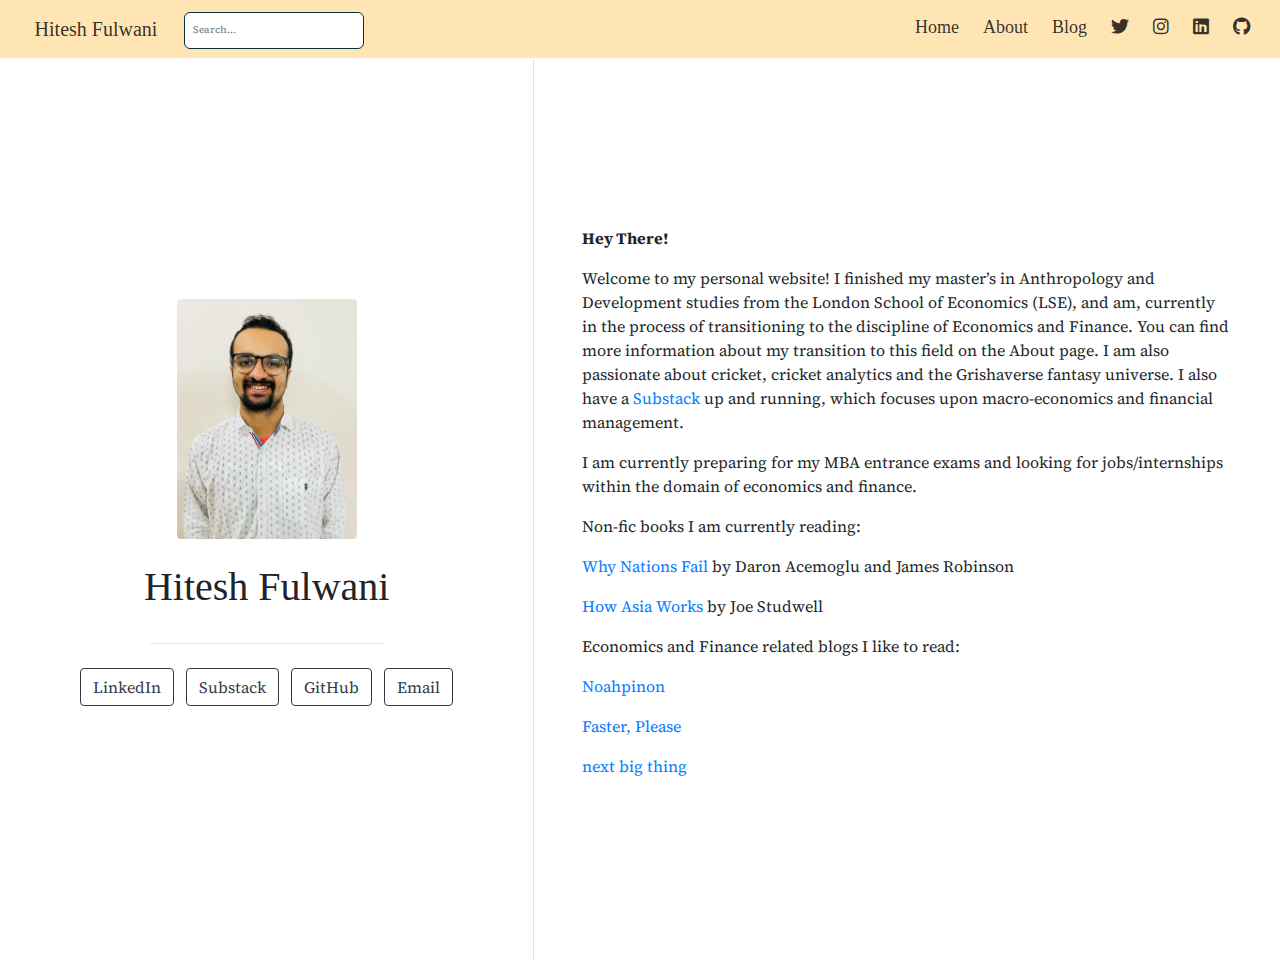
<file: docs/index.html>
<!doctype html>
<html lang="en">
  <head>
    <!-- Required meta tags -->
    <meta charset="utf-8">
    <meta name="viewport" content="width=device-width, initial-scale=1, shrink-to-fit=no">

    <!-- Bootstrap CSS -->
    <link rel="stylesheet" href="https://stackpath.bootstrapcdn.com/bootstrap/4.5.0/css/bootstrap.min.css">

    <link href="https://fonts.googleapis.com/css2?family=Roboto+Slab&display=swap" rel="stylesheet">
    <style type="text/css">body {font-family: 'Roboto Slab', serif;}</style>

    <title>Hitesh Fulwani</title>

    
          <!--radix_placeholder_navigation_in_header-->
          <meta name="distill:offset" content=""/>

          <script type="application/javascript">

            window.headroom_prevent_pin = false;

            window.document.addEventListener("DOMContentLoaded", function (event) {

              // initialize headroom for banner
              var header = $('header').get(0);
              var headerHeight = header.offsetHeight;
              var headroom = new Headroom(header, {
                tolerance: 5,
                onPin : function() {
                  if (window.headroom_prevent_pin) {
                    window.headroom_prevent_pin = false;
                    headroom.unpin();
                  }
                }
              });
              headroom.init();
              if(window.location.hash)
                headroom.unpin();
              $(header).addClass('headroom--transition');

              // offset scroll location for banner on hash change
              // (see: https://github.com/WickyNilliams/headroom.js/issues/38)
              window.addEventListener("hashchange", function(event) {
                window.scrollTo(0, window.pageYOffset - (headerHeight + 25));
              });

              // responsive menu
              $('.distill-site-header').each(function(i, val) {
                var topnav = $(this);
                var toggle = topnav.find('.nav-toggle');
                toggle.on('click', function() {
                  topnav.toggleClass('responsive');
                });
              });

              // nav dropdowns
              $('.nav-dropbtn').click(function(e) {
                $(this).next('.nav-dropdown-content').toggleClass('nav-dropdown-active');
                $(this).parent().siblings('.nav-dropdown')
                   .children('.nav-dropdown-content').removeClass('nav-dropdown-active');
              });
              $("body").click(function(e){
                $('.nav-dropdown-content').removeClass('nav-dropdown-active');
              });
              $(".nav-dropdown").click(function(e){
                e.stopPropagation();
              });
            });
          </script>

          <style type="text/css">

          /* Theme (user-documented overrideables for nav appearance) */

          .distill-site-nav {
            color: rgba(255, 255, 255, 0.8);
            background-color: #0F2E3D;
            font-size: 15px;
            font-weight: 300;
          }

          .distill-site-nav a {
            color: inherit;
            text-decoration: none;
          }

          .distill-site-nav a:hover {
            color: white;
          }

          @media print {
            .distill-site-nav {
              display: none;
            }
          }

          .distill-site-header {

          }

          .distill-site-footer {

          }


          /* Site Header */

          .distill-site-header {
            width: 100%;
            box-sizing: border-box;
            z-index: 3;
          }

          .distill-site-header .nav-left {
            display: inline-block;
            margin-left: 8px;
          }

          @media screen and (max-width: 768px) {
            .distill-site-header .nav-left {
              margin-left: 0;
            }
          }


          .distill-site-header .nav-right {
            float: right;
            margin-right: 8px;
          }

          .distill-site-header a,
          .distill-site-header .title {
            display: inline-block;
            text-align: center;
            padding: 14px 10px 14px 10px;
          }

          .distill-site-header .title {
            font-size: 18px;
            min-width: 150px;
          }

          .distill-site-header .logo {
            padding: 0;
          }

          .distill-site-header .logo img {
            display: none;
            max-height: 20px;
            width: auto;
            margin-bottom: -4px;
          }

          .distill-site-header .nav-image img {
            max-height: 18px;
            width: auto;
            display: inline-block;
            margin-bottom: -3px;
          }



          @media screen and (min-width: 1000px) {
            .distill-site-header .logo img {
              display: inline-block;
            }
            .distill-site-header .nav-left {
              margin-left: 20px;
            }
            .distill-site-header .nav-right {
              margin-right: 20px;
            }
            .distill-site-header .title {
              padding-left: 12px;
            }
          }


          .distill-site-header .nav-toggle {
            display: none;
          }

          .nav-dropdown {
            display: inline-block;
            position: relative;
          }

          .nav-dropdown .nav-dropbtn {
            border: none;
            outline: none;
            color: rgba(255, 255, 255, 0.8);
            padding: 16px 10px;
            background-color: transparent;
            font-family: inherit;
            font-size: inherit;
            font-weight: inherit;
            margin: 0;
            margin-top: 1px;
            z-index: 2;
          }

          .nav-dropdown-content {
            display: none;
            position: absolute;
            background-color: white;
            min-width: 200px;
            border: 1px solid rgba(0,0,0,0.15);
            border-radius: 4px;
            box-shadow: 0px 8px 16px 0px rgba(0,0,0,0.1);
            z-index: 1;
            margin-top: 2px;
            white-space: nowrap;
            padding-top: 4px;
            padding-bottom: 4px;
          }

          .nav-dropdown-content hr {
            margin-top: 4px;
            margin-bottom: 4px;
            border: none;
            border-bottom: 1px solid rgba(0, 0, 0, 0.1);
          }

          .nav-dropdown-active {
            display: block;
          }

          .nav-dropdown-content a, .nav-dropdown-content .nav-dropdown-header {
            color: black;
            padding: 6px 24px;
            text-decoration: none;
            display: block;
            text-align: left;
          }

          .nav-dropdown-content .nav-dropdown-header {
            display: block;
            padding: 5px 24px;
            padding-bottom: 0;
            text-transform: uppercase;
            font-size: 14px;
            color: #999999;
            white-space: nowrap;
          }

          .nav-dropdown:hover .nav-dropbtn {
            color: white;
          }

          .nav-dropdown-content a:hover {
            background-color: #ddd;
            color: black;
          }

          .nav-right .nav-dropdown-content {
            margin-left: -45%;
            right: 0;
          }

          @media screen and (max-width: 768px) {
            .distill-site-header a, .distill-site-header .nav-dropdown  {display: none;}
            .distill-site-header a.nav-toggle {
              float: right;
              display: block;
            }
            .distill-site-header .title {
              margin-left: 0;
            }
            .distill-site-header .nav-right {
              margin-right: 0;
            }
            .distill-site-header {
              overflow: hidden;
            }
            .nav-right .nav-dropdown-content {
              margin-left: 0;
            }
          }


          @media screen and (max-width: 768px) {
            .distill-site-header.responsive {position: relative; min-height: 500px; }
            .distill-site-header.responsive a.nav-toggle {
              position: absolute;
              right: 0;
              top: 0;
            }
            .distill-site-header.responsive a,
            .distill-site-header.responsive .nav-dropdown {
              display: block;
              text-align: left;
            }
            .distill-site-header.responsive .nav-left,
            .distill-site-header.responsive .nav-right {
              width: 100%;
            }
            .distill-site-header.responsive .nav-dropdown {float: none;}
            .distill-site-header.responsive .nav-dropdown-content {position: relative;}
            .distill-site-header.responsive .nav-dropdown .nav-dropbtn {
              display: block;
              width: 100%;
              text-align: left;
            }
          }

          /* Site Footer */

          .distill-site-footer {
            width: 100%;
            overflow: hidden;
            box-sizing: border-box;
            z-index: 3;
            margin-top: 30px;
            padding-top: 30px;
            padding-bottom: 30px;
            text-align: center;
          }

          /* Headroom */

          d-title {
            padding-top: 6rem;
          }

          @media print {
            d-title {
              padding-top: 4rem;
            }
          }

          .headroom {
            z-index: 1000;
            position: fixed;
            top: 0;
            left: 0;
            right: 0;
          }

          .headroom--transition {
            transition: all .4s ease-in-out;
          }

          .headroom--unpinned {
            top: -100px;
          }

          .headroom--pinned {
            top: 0;
          }

          /* adjust viewport for navbar height */
          /* helps vertically center bootstrap (non-distill) content */
          .min-vh-100 {
            min-height: calc(100vh - 100px) !important;
          }

          </style>

          <script src="site_libs/jquery-1.11.3/jquery.min.js"></script>
          <link href="site_libs/font-awesome-5.1.0/css/all.css" rel="stylesheet"/>
          <link href="site_libs/font-awesome-5.1.0/css/v4-shims.css" rel="stylesheet"/>
          <script src="site_libs/headroom-0.9.4/headroom.min.js"></script>
          <script src="site_libs/autocomplete-0.37.1/autocomplete.min.js"></script>
          <script src="site_libs/fuse-6.4.1/fuse.min.js"></script>

          <script type="application/javascript">

          function getMeta(metaName) {
            var metas = document.getElementsByTagName('meta');
            for (let i = 0; i < metas.length; i++) {
              if (metas[i].getAttribute('name') === metaName) {
                return metas[i].getAttribute('content');
              }
            }
            return '';
          }

          function offsetURL(url) {
            var offset = getMeta('distill:offset');
            return offset ? offset + '/' + url : url;
          }

          function createFuseIndex() {

            // create fuse index
            var options = {
              keys: [
                { name: 'title', weight: 20 },
                { name: 'categories', weight: 15 },
                { name: 'description', weight: 10 },
                { name: 'contents', weight: 5 },
              ],
              ignoreLocation: true,
              threshold: 0
            };
            var fuse = new window.Fuse([], options);

            // fetch the main search.json
            return fetch(offsetURL('search.json'))
              .then(function(response) {
                if (response.status == 200) {
                  return response.json().then(function(json) {
                    // index main articles
                    json.articles.forEach(function(article) {
                      fuse.add(article);
                    });
                    // download collections and index their articles
                    return Promise.all(json.collections.map(function(collection) {
                      return fetch(offsetURL(collection)).then(function(response) {
                        if (response.status === 200) {
                          return response.json().then(function(articles) {
                            articles.forEach(function(article) {
                              fuse.add(article);
                            });
                          })
                        } else {
                          return Promise.reject(
                            new Error('Unexpected status from search index request: ' +
                                      response.status)
                          );
                        }
                      });
                    })).then(function() {
                      return fuse;
                    });
                  });

                } else {
                  return Promise.reject(
                    new Error('Unexpected status from search index request: ' +
                                response.status)
                  );
                }
              });
          }

          window.document.addEventListener("DOMContentLoaded", function (event) {

            // get search element (bail if we don't have one)
            var searchEl = window.document.getElementById('distill-search');
            if (!searchEl)
              return;

            createFuseIndex()
              .then(function(fuse) {

                // make search box visible
                searchEl.classList.remove('hidden');

                // initialize autocomplete
                var options = {
                  autoselect: true,
                  hint: false,
                  minLength: 2,
                };
                window.autocomplete(searchEl, options, [{
                  source: function(query, callback) {
                    const searchOptions = {
                      isCaseSensitive: false,
                      shouldSort: true,
                      minMatchCharLength: 2,
                      limit: 10,
                    };
                    var results = fuse.search(query, searchOptions);
                    callback(results
                      .map(function(result) { return result.item; })
                    );
                  },
                  templates: {
                    suggestion: function(suggestion) {
                      var img = suggestion.preview && Object.keys(suggestion.preview).length > 0
                        ? `<img src="${offsetURL(suggestion.preview)}"</img>`
                        : '';
                      var html = `
                        <div class="search-item">
                          <h3>${suggestion.title}</h3>
                          <div class="search-item-description">
                            ${suggestion.description || ''}
                          </div>
                          <div class="search-item-preview">
                            ${img}
                          </div>
                        </div>
                      `;
                      return html;
                    }
                  }
                }]).on('autocomplete:selected', function(event, suggestion) {
                  window.location.href = offsetURL(suggestion.path);
                });
                // remove inline display style on autocompleter (we want to
                // manage responsive display via css)
                $('.algolia-autocomplete').css("display", "");
              })
              .catch(function(error) {
                console.log(error);
              });

          });

          </script>

          <style type="text/css">

          .nav-search {
            font-size: x-small;
          }

          /* Algolioa Autocomplete */

          .algolia-autocomplete {
            display: inline-block;
            margin-left: 10px;
            vertical-align: sub;
            background-color: white;
            color: black;
            padding: 6px;
            padding-top: 8px;
            padding-bottom: 0;
            border-radius: 6px;
            border: 1px #0F2E3D solid;
            width: 180px;
          }


          @media screen and (max-width: 768px) {
            .distill-site-nav .algolia-autocomplete {
              display: none;
              visibility: hidden;
            }
            .distill-site-nav.responsive .algolia-autocomplete {
              display: inline-block;
              visibility: visible;
            }
            .distill-site-nav.responsive .algolia-autocomplete .aa-dropdown-menu {
              margin-left: 0;
              width: 400px;
              max-height: 400px;
            }
          }

          .algolia-autocomplete .aa-input, .algolia-autocomplete .aa-hint {
            width: 90%;
            outline: none;
            border: none;
          }

          .algolia-autocomplete .aa-hint {
            color: #999;
          }
          .algolia-autocomplete .aa-dropdown-menu {
            width: 550px;
            max-height: 70vh;
            overflow-x: visible;
            overflow-y: scroll;
            padding: 5px;
            margin-top: 3px;
            margin-left: -150px;
            background-color: #fff;
            border-radius: 5px;
            border: 1px solid #999;
            border-top: none;
          }

          .algolia-autocomplete .aa-dropdown-menu .aa-suggestion {
            cursor: pointer;
            padding: 5px 4px;
            border-bottom: 1px solid #eee;
          }

          .algolia-autocomplete .aa-dropdown-menu .aa-suggestion:last-of-type {
            border-bottom: none;
            margin-bottom: 2px;
          }

          .algolia-autocomplete .aa-dropdown-menu .aa-suggestion .search-item {
            overflow: hidden;
            font-size: 0.8em;
            line-height: 1.4em;
          }

          .algolia-autocomplete .aa-dropdown-menu .aa-suggestion .search-item h3 {
            font-size: 1rem;
            margin-block-start: 0;
            margin-block-end: 5px;
          }

          .algolia-autocomplete .aa-dropdown-menu .aa-suggestion .search-item-description {
            display: inline-block;
            overflow: hidden;
            height: 2.8em;
            width: 80%;
            margin-right: 4%;
          }

          .algolia-autocomplete .aa-dropdown-menu .aa-suggestion .search-item-preview {
            display: inline-block;
            width: 15%;
          }

          .algolia-autocomplete .aa-dropdown-menu .aa-suggestion .search-item-preview img {
            height: 3em;
            width: auto;
            display: none;
          }

          .algolia-autocomplete .aa-dropdown-menu .aa-suggestion .search-item-preview img[src] {
            display: initial;
          }

          .algolia-autocomplete .aa-dropdown-menu .aa-suggestion.aa-cursor {
            background-color: #eee;
          }
          .algolia-autocomplete .aa-dropdown-menu .aa-suggestion em {
            font-weight: bold;
            font-style: normal;
          }

          </style>


          <!--/radix_placeholder_navigation_in_header-->
          <!--radix_placeholder_site_in_header-->
          <script type="text/javascript" cookie-consent="tracking" async src="https://www.googletagmanager.com/gtag/js?id=G-RFBGCQ4ZJC"></script>
          <script type="text/javascript" cookie-consent="tracking">
          window.dataLayer = window.dataLayer || [];
          function gtag(){dataLayer.push(arguments);}
          gtag('js', new Date());
          gtag('config', 'G-RFBGCQ4ZJC');
          </script>
          <!--/radix_placeholder_site_in_header-->
          
          <style type="text/css">
          body {
            padding-top: 60px;
          }
          </style>
          <style type="text/css">
          /* base variables */

          /* Edit the CSS properties in this file to create a custom
             Distill theme. Only edit values in the right column
             for each row; values shown are the CSS defaults.
             To return any property to the default,
             you may set its value to: unset
             All rows must end with a semi-colon.                      */

          /* Optional: embed custom fonts here with `@import`          */
          /* This must remain at the top of this file.                 */



          html {
            /*-- Main font sizes --*/
            --title-size:      50px;
            --body-size:       1.06rem;
            --code-size:       14px;
            --aside-size:      12px;
            --fig-cap-size:    13px;
            /*-- Main font colors --*/
            --title-color:     #000000;
            --header-color:    rgba(0, 0, 0, 0.8);
            --body-color:      rgba(0, 0, 0, 0.8);
            --aside-color:     rgba(0, 0, 0, 0.6);
            --fig-cap-color:   rgba(0, 0, 0, 0.6);
            /*-- Specify custom fonts ~~~ must be imported above   --*/
            --heading-font:    sans-serif;
            --mono-font:       monospace;
            --body-font:       sans-serif;
            --navbar-font:     sans-serif;  /* websites + blogs only */
          }

          /*-- ARTICLE METADATA --*/
          d-byline {
            --heading-size:    0.6rem;
            --heading-color:   rgba(0, 0, 0, 0.5);
            --body-size:       0.8rem;
            --body-color:      rgba(0, 0, 0, 0.8);
          }

          /*-- ARTICLE TABLE OF CONTENTS --*/
          .d-contents {
            --heading-size:    18px;
            --contents-size:   13px;
          }

          /*-- ARTICLE APPENDIX --*/
          d-appendix {
            --heading-size:    15px;
            --heading-color:   rgba(0, 0, 0, 0.65);
            --text-size:       0.8em;
            --text-color:      rgba(0, 0, 0, 0.5);
          }

          /*-- WEBSITE HEADER + FOOTER --*/
          /* These properties only apply to Distill sites and blogs  */

          .distill-site-header {
            --title-size:       18px;
            --text-color:       rgba(255, 255, 255, 0.8);
            --text-size:        15px;
            --hover-color:      white;
            --bkgd-color:       #0F2E3D;
          }

          .distill-site-footer {
            --text-color:       rgba(255, 255, 255, 0.8);
            --text-size:        15px;
            --hover-color:      white;
            --bkgd-color:       #0F2E3D;
          }

          /*-- Additional custom styles --*/
          /* Add any additional CSS rules below                      */
          </style>
          <style type="text/css">
          /* base variables */

          /* Edit the CSS properties in this file to create a custom
             Distill theme. Only edit values in the right column
             for each row; values shown are the CSS defaults.
             To return any property to the default,
             you may set its value to: unset
             All rows must end with a semi-colon.                      */

          /* Optional: embed custom fonts here with `@import`          */
          /* This must remain at the top of this file.                 */

          @import url ('https://fonts.googleapis.com/css2?family=Newsreader:wght@200&display=swap');
          @import url('https://fonts.googleapis.com/css2?family=Crimson+Text');
          @import url('https://fonts.googleapis.com/css2?family=DM+Mono');
          @import url('https://fonts.googleapis.com/css2?family=Source+Serif+Pro&display=swap');


          html {
            /*-- Main font sizes --*/
            --title-size:      50px;
            --body-size:       1.06rem;
            --code-size:       14px;
            --aside-size:      13px;
            --fig-cap-size:    13px;
            /*-- Main font colors --*/
            --title-color:     #000000;
            --header-color:    rgba(0, 0, 0, 0.8);
            --body-color:      rgba(0, 0, 0, 0.8);
            --aside-color:     rgba(0, 0, 0, 0.6);
            --fig-cap-color:   rgba(0, 0, 0, 0.6);
            /*-- Specify custom fonts ~~~ must be imported above   --*/
             /*-- Specify custom fonts ~~~ must be imported above   --*/
            --heading-font:    "Newsreader", serif;
            --mono-font:       "Crimson Text", monospace;
            --body-font:       "Source Serif Pro", serif;
            --navbar-font:     "Newsreader", serif; /* websites + blogs only */
          }

          /*-- ARTICLE METADATA --*/
          d-byline {
            --heading-size:    0.4rem;
            --heading-color:   rgba(0, 0, 0, 0.5);
            --body-size:       1.0rem;
            --body-color:      rgba(0, 0, 0, 0.8);
          }

          /*-- ARTICLE TABLE OF CONTENTS --*/
          .d-contents {
            --heading-size:    18px;
            --contents-size:   13px;
          }

          /*-- ARTICLE APPENDIX --*/
          d-appendix {
            --heading-size:    15px;
            --heading-color:   rgba(0, 0, 0, 0.65);
            --text-size:       0.8em;
            --text-color:      rgba(0, 0, 0, 0.5);
          }

          /*-- WEBSITE HEADER + FOOTER --*/
          /* These properties only apply to Distill sites and blogs  */

          .distill-site-header {
            --title-size:       20px;
            --text-color:       rgb(0 0 0 / 80%);
            --text-size:        18px;
            --hover-color:      #383838;
            --bkgd-color:       #FFE5B4;
          }

          .distill-site-footer {
            --text-color:       rgba(255, 255, 255, 0.8);
            --text-size:        15px;
            --hover-color:      white;
            --bkgd-color:       #FFE5B4;
          }




          /*-- Additional custom styles --*/
          /* Add any additional CSS rules below                      */


          .pull-left {
            float: left;
            width: 47%;
          }

          .pull-right {
            float: right;
            width: 47%;
          }

          .card {
              color: #474747;
              background-color: #FFE5B4;
              box-shadow: 0 4px 8px 0 rgba(0,0,0,0.2);
              transition: 0.3s;
              border-radius: 10px; 
              margin: 16px 16px;
              text-decoration: none;
              display: flex;
          }







          .card-img {
            padding-top: 10px;
            padding-right: 10px;
            padding-bottom: 5px;
            border-radius: 30px;
          }



          .card-footer {
            background-color: #000;
            color: white;
            text-align: right;
            padding-right: 2px;
          }




          @media screen and (max-width: 992px) {
            .card {
              color: #474747;
              background-color: #FFE5B4;
              box-shadow: 0 4px 8px 0 rgba(0,0,0,0.2);
              transition: 0.3s;
              border-radius: 10px; 
              margin: 16px 16px;
              text-decoration: none;
              display: block;
              width: 300px;
            }
            
          }



          .posts-list .post-preview img {
            height:50%;
            display:inline-block;
            
          }

          </style>
          <style type="text/css">
          /* base style */

          /* FONT FAMILIES */

          :root {
            --heading-default: -apple-system, BlinkMacSystemFont, "Segoe UI", Roboto, Oxygen, Ubuntu, Cantarell, "Fira Sans", "Droid Sans", "Helvetica Neue", Arial, sans-serif;
            --mono-default: Consolas, Monaco, 'Andale Mono', 'Ubuntu Mono', monospace;
            --body-default: -apple-system, BlinkMacSystemFont, "Segoe UI", Roboto, Oxygen, Ubuntu, Cantarell, "Fira Sans", "Droid Sans", "Helvetica Neue", Arial, sans-serif;
          }

          body,
          .posts-list .post-preview p,
          .posts-list .description p {
            font-family: var(--body-font), var(--body-default);
          }

          h1, h2, h3, h4, h5, h6,
          .posts-list .post-preview h2,
          .posts-list .description h2 {
            font-family: var(--heading-font), var(--heading-default);
          }

          d-article div.sourceCode code,
          d-article pre code {
            font-family: var(--mono-font), var(--mono-default);
          }


          /*-- TITLE --*/
          d-title h1,
          .posts-list > h1 {
            color: var(--title-color, black);
          }

          d-title h1 {
            font-size: var(--title-size, 50px);
          }

          /*-- HEADERS --*/
          d-article h1,
          d-article h2,
          d-article h3,
          d-article h4,
          d-article h5,
          d-article h6 {
            color: var(--header-color, rgba(0, 0, 0, 0.8));
          }

          /*-- BODY --*/
          d-article > p,  /* only text inside of <p> tags */
          d-article > ul, /* lists */
          d-article > ol {
            color: var(--body-color, rgba(0, 0, 0, 0.8));
            font-size: var(--body-size, 1.06rem);
          }


          /*-- CODE --*/
          d-article div.sourceCode code,
          d-article pre code {
            font-size: var(--code-size, 14px);
          }

          /*-- ASIDE --*/
          d-article aside {
            font-size: var(--aside-size, 12px);
            color: var(--aside-color, rgba(0, 0, 0, 0.6));
          }

          /*-- FIGURE CAPTIONS --*/
          figure .caption,
          figure figcaption,
          .figure .caption {
            font-size: var(--fig-cap-size, 13px);
            color: var(--fig-cap-color, rgba(0, 0, 0, 0.6));
          }

          /*-- METADATA --*/
          d-byline h3 {
            font-size: var(--heading-size, 0.6rem);
            color: var(--heading-color, rgba(0, 0, 0, 0.5));
          }

          d-byline {
            font-size: var(--body-size, 0.8rem);
            color: var(--body-color, rgba(0, 0, 0, 0.8));
          }

          d-byline a,
          d-article d-byline a {
            color: var(--body-color, rgba(0, 0, 0, 0.8));
          }

          /*-- TABLE OF CONTENTS --*/
          .d-contents nav h3 {
            font-size: var(--heading-size, 18px);
          }

          .d-contents nav a {
            font-size: var(--contents-size, 13px);
          }

          /*-- APPENDIX --*/
          d-appendix h3 {
            font-size: var(--heading-size, 15px);
            color: var(--heading-color, rgba(0, 0, 0, 0.65));
          }

          d-appendix {
            font-size: var(--text-size, 0.8em);
            color: var(--text-color, rgba(0, 0, 0, 0.5));
          }

          d-appendix d-footnote-list a.footnote-backlink {
            color: var(--text-color, rgba(0, 0, 0, 0.5));
          }

          /*-- WEBSITE HEADER + FOOTER --*/
          .distill-site-header .title {
            font-size: var(--title-size, 18px);
            font-family: var(--navbar-font), var(--heading-default);
          }

          .distill-site-header a,
          .nav-dropdown .nav-dropbtn {
            font-family: var(--navbar-font), var(--heading-default);
          }

          .nav-dropdown .nav-dropbtn {
            color: var(--text-color, rgba(255, 255, 255, 0.8));
            font-size: var(--text-size, 15px);
          }

          .distill-site-header a:hover,
          .nav-dropdown:hover .nav-dropbtn {
            color: var(--hover-color, white);
          }

          .distill-site-header {
            font-size: var(--text-size, 15px);
            color: var(--text-color, rgba(255, 255, 255, 0.8));
            background-color: var(--bkgd-color, #0F2E3D);
          }

          .distill-site-footer {
            font-size: var(--text-size, 15px);
            color: var(--text-color, rgba(255, 255, 255, 0.8));
            background-color: var(--bkgd-color, #0F2E3D);
          }

          .distill-site-footer a:hover {
            color: var(--hover-color, white);
          }</style>
          <script src="C:\Users\HITESH~1\DOCUME~1\R\WIN-LI~1\4.0\RMARKD~1\rmd\h\pandoc\HEADER~1.JS"></script>
    
    
  </head>
  <body>

          <!--radix_placeholder_navigation_before_body-->
          <header class="header header--fixed" role="banner">
          <nav class="distill-site-nav distill-site-header">
          <div class="nav-left">
          <a href="index.html" class="title">Hitesh Fulwani</a>
          <input id="distill-search" class="nav-search hidden" type="text" placeholder="Search..."/>
          </div>
          <div class="nav-right">
          <a href="index.html">Home</a>
          <a href="about.html">About</a>
          <a href="blog.html">Blog</a>
          <a href="https://twitter.com/hiteshf8">
          <i class="fab fa-twitter" aria-hidden="true"></i>
          </a>
          <a href="https://www.instagram.com/hitesh_fulwani08/">
          <i class="fab fa-instagram" aria-hidden="true"></i>
          </a>
          <a href="https://www.linkedin.com/in/hitesh-fulwani-ba5a4119a/">
          <i class="fab fa-linkedin" aria-hidden="true"></i>
          </a>
          <a href="https://github.com/Hitesh-Fulwani">
          <i class="fab fa-github" aria-hidden="true"></i>
          </a>
          <a href="javascript:void(0);" class="nav-toggle">&#9776;</a>
          </div>
          </nav>
          </header>
          <!--/radix_placeholder_navigation_before_body-->
          <!--radix_placeholder_site_before_body-->
          <!--/radix_placeholder_site_before_body-->
    
    <div class="container-fluid d-none d-lg-block d-xl-block">
      <div class="d-flex row flex-row vh-100">
        <div class="d-flex flex-column col-5 align-items-center text-center align-self-center">
          <div class="mx-auto text-center">
            <div class="p-3">
              <img src=images/my_image.jpg style="height:15rem" class="rounded">
            </div>
            <div class="p-2">
              <h1>Hitesh Fulwani</h1>
            </div>
            <hr style="width:60%;"/>
            <div class="p-2">
              <div id="icon-list">
                <ul class="list-inline">
                                    <li class="list-inline-item">
                    <a href=https://www.linkedin.com/in/hitesh-fulwani-ba5a4119a/>
                      <button type="button" class="btn btn-outline-dark mb-2">
                        LinkedIn
                      </button>
                    </a>
                  </li>
                                    <li class="list-inline-item">
                    <a href=https://hiteshfulwani.substack.com/>
                      <button type="button" class="btn btn-outline-dark mb-2">
                        Substack
                      </button>
                    </a>
                  </li>
                                    <li class="list-inline-item">
                    <a href=https://github.com/Hitesh-Fulwani>
                      <button type="button" class="btn btn-outline-dark mb-2">
                        GitHub
                      </button>
                    </a>
                  </li>
                                    <li class="list-inline-item">
                    <a href=hiteshf@protonmail.com>
                      <button type="button" class="btn btn-outline-dark mb-2">
                        Email
                      </button>
                    </a>
                  </li>
                                  </ul>
              </div>
            </div>
          </div>
        </div>
        <div class="d-flex flex-column vh-100 border-left"></div>
        <div class="d-flex flex-column col px-5 align-items-center align-self-center mh-100" style="overflow-y: scroll;">
          <div class="my-5" id="content">
            <p><strong>Hey There!</strong></p>
            <p>Welcome to my personal website! I finished my master’s in Anthropology and Development studies from the London School of Economics (LSE), and am, currently in the process of transitioning to the discipline of Economics and Finance. You can find more information about my transition to this field on the About page. I am also passionate about cricket, cricket analytics and the Grishaverse fantasy universe. I also have a <a href="https://hiteshfulwani.substack.com/">Substack</a> up and running, which focuses upon macro-economics and financial management.</p>
            <p>I am currently preparing for my MBA entrance exams and looking for jobs/internships within the domain of economics and finance.</p>
            <p>Non-fic books I am currently reading:</p>
            <p><a href="https://www.goodreads.com/book/show/12158480-why-nations-fail">Why Nations Fail</a> by Daron Acemoglu and James Robinson</p>
            <p><a href="https://www.goodreads.com/en/book/show/16144575-how-asia-works">How Asia Works</a> by Joe Studwell</p>
            <p>Economics and Finance related blogs I like to read:</p>
            <p><a href="https://noahpinion.substack.com/">Noahpinon</a></p>
            <p><a href="https://fasterplease.substack.com/">Faster, Please</a></p>
            <p><a href="https://nbt.substack.com/about">next big thing</a></p>
          </div>
        </div>
      </div>
    </div>

    <div class="container-flex min-vh-100 d-block d-lg-none d-xl-none">
      <div class="d-flex flex-row justify-content-center">
        <div class="d-flex flex-col">
          <div class="mx-auto">
            <div class="p-3 mt-3 text-center">
              <img src=images/my_image.jpg style="height:15rem" class="rounded">
            </div>
            <div class="p-2 text-center">
              <h1>Hitesh Fulwani</h1>
            </div>
            <hr style="width:60%;"/>

            <div class="row justify-content-center align-items-center">
              <div class="col-8 p-1 text-center">
                <div class="list-group">
                                    <a href=https://www.linkedin.com/in/hitesh-fulwani-ba5a4119a/>
                    <button type="button" class="list-group-item list-group-item-action my-1 rounded">
                      LinkedIn
                    </button>
                  </a>
                                    <a href=https://hiteshfulwani.substack.com/>
                    <button type="button" class="list-group-item list-group-item-action my-1 rounded">
                      Substack
                    </button>
                  </a>
                                    <a href=https://github.com/Hitesh-Fulwani>
                    <button type="button" class="list-group-item list-group-item-action my-1 rounded">
                      GitHub
                    </button>
                  </a>
                                    <a href=hiteshf@protonmail.com>
                    <button type="button" class="list-group-item list-group-item-action my-1 rounded">
                      Email
                    </button>
                  </a>
                                  </div>
              </div>
            </div>
            <div class="p pt-4 px-5">
              <p><strong>Hey There!</strong></p>
              <p>Welcome to my personal website! I finished my master’s in Anthropology and Development studies from the London School of Economics (LSE), and am, currently in the process of transitioning to the discipline of Economics and Finance. You can find more information about my transition to this field on the About page. I am also passionate about cricket, cricket analytics and the Grishaverse fantasy universe. I also have a <a href="https://hiteshfulwani.substack.com/">Substack</a> up and running, which focuses upon macro-economics and financial management.</p>
              <p>I am currently preparing for my MBA entrance exams and looking for jobs/internships within the domain of economics and finance.</p>
              <p>Non-fic books I am currently reading:</p>
              <p><a href="https://www.goodreads.com/book/show/12158480-why-nations-fail">Why Nations Fail</a> by Daron Acemoglu and James Robinson</p>
              <p><a href="https://www.goodreads.com/en/book/show/16144575-how-asia-works">How Asia Works</a> by Joe Studwell</p>
              <p>Economics and Finance related blogs I like to read:</p>
              <p><a href="https://noahpinion.substack.com/">Noahpinon</a></p>
              <p><a href="https://fasterplease.substack.com/">Faster, Please</a></p>
              <p><a href="https://nbt.substack.com/about">next big thing</a></p>
            </div>
        </div>
      </div>
    </div>

    <!-- Optional JavaScript -->
    <!-- jQuery first, then Popper.js, then Bootstrap JS -->
    <script src="https://code.jquery.com/jquery-3.5.1.slim.min.js" integrity="sha384-DfXdz2htPH0lsSSs5nCTpuj/zy4C+OGpamoFVy38MVBnE+IbbVYUew+OrCXaRkfj" crossorigin="anonymous"></script>
    <script src="https://cdn.jsdelivr.net/npm/popper.js@1.16.0/dist/umd/popper.min.js" integrity="sha384-Q6E9RHvbIyZFJoft+2mJbHaEWldlvI9IOYy5n3zV9zzTtmI3UksdQRVvoxMfooAo" crossorigin="anonymous"></script>
    <script src="https://stackpath.bootstrapcdn.com/bootstrap/4.5.0/js/bootstrap.min.js" integrity="sha384-OgVRvuATP1z7JjHLkuOU7Xw704+h835Lr+6QL9UvYjZE3Ipu6Tp75j7Bh/kR0JKI" crossorigin="anonymous"></script>

      <!--radix_placeholder_site_after_body-->
      <!--/radix_placeholder_site_after_body-->
      <!--radix_placeholder_navigation_after_body-->
      <!--/radix_placeholder_navigation_after_body-->
  
  </body>
</html>
</file>
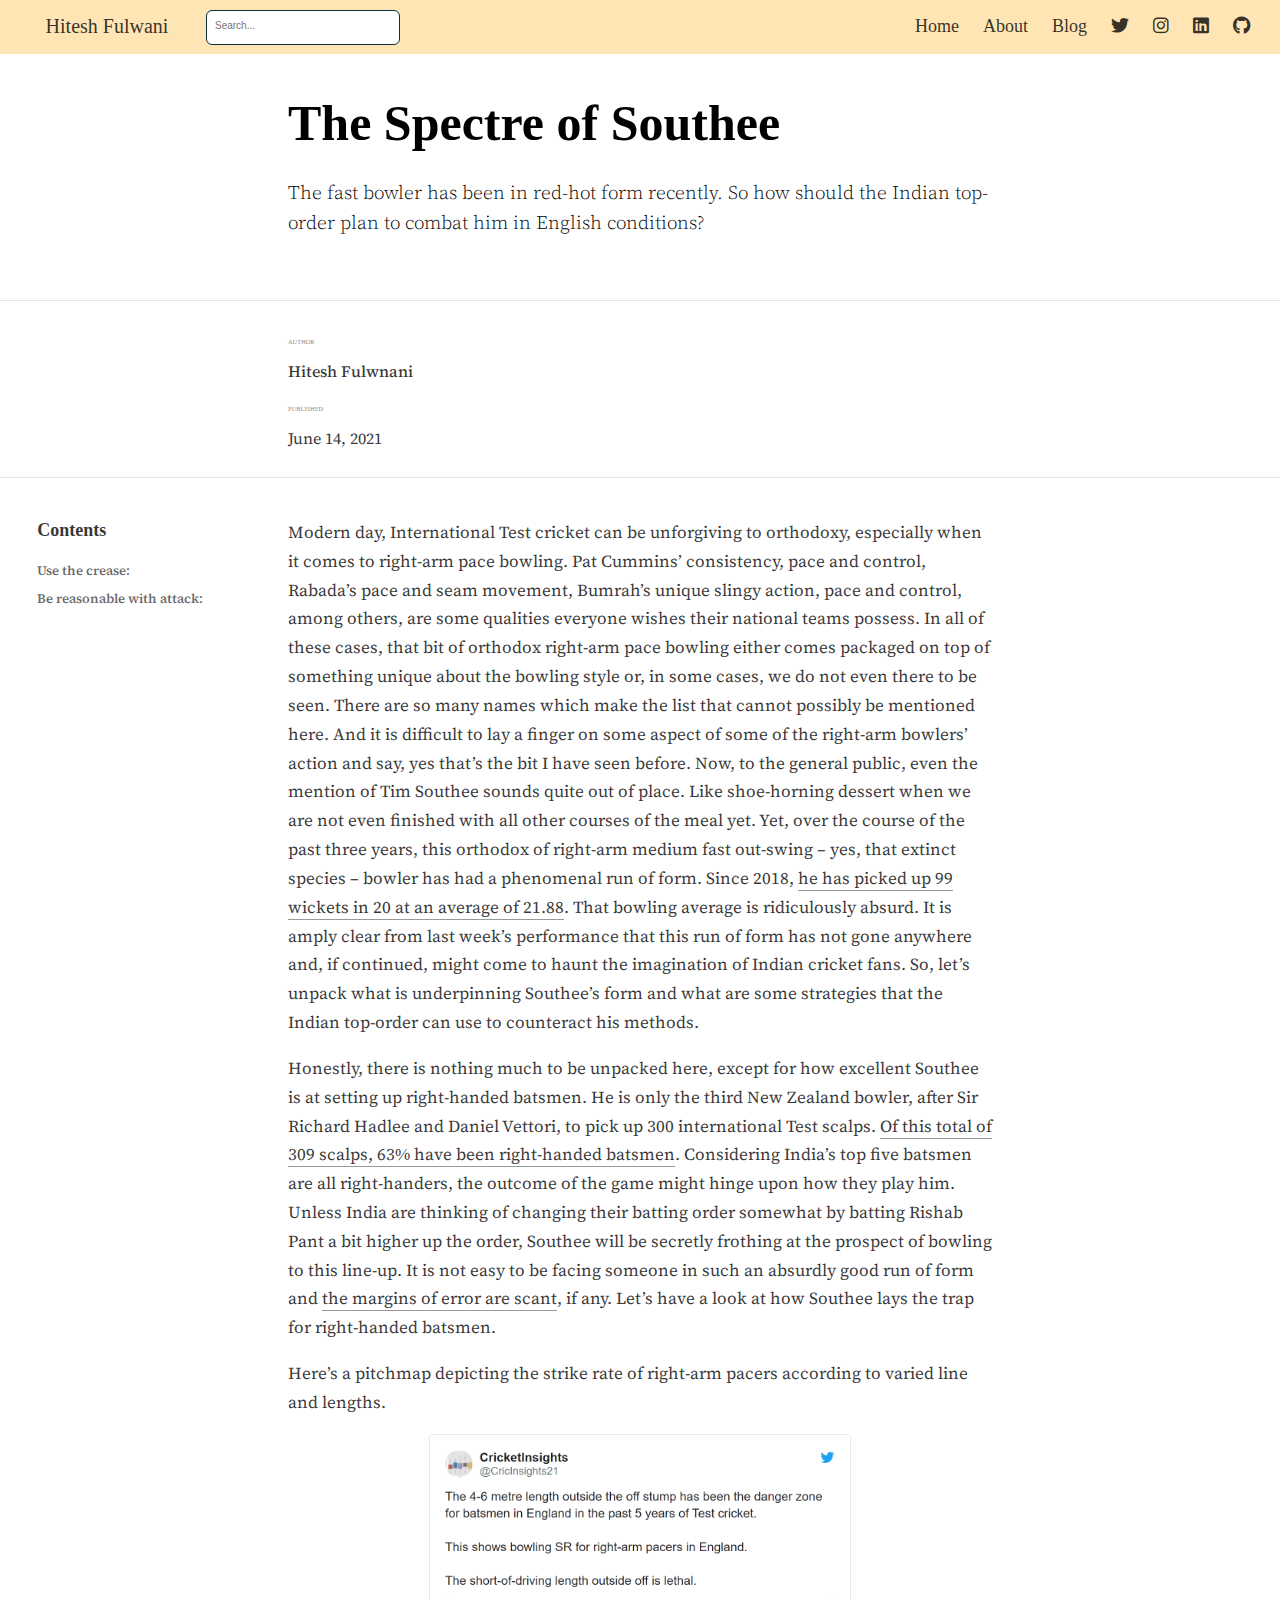
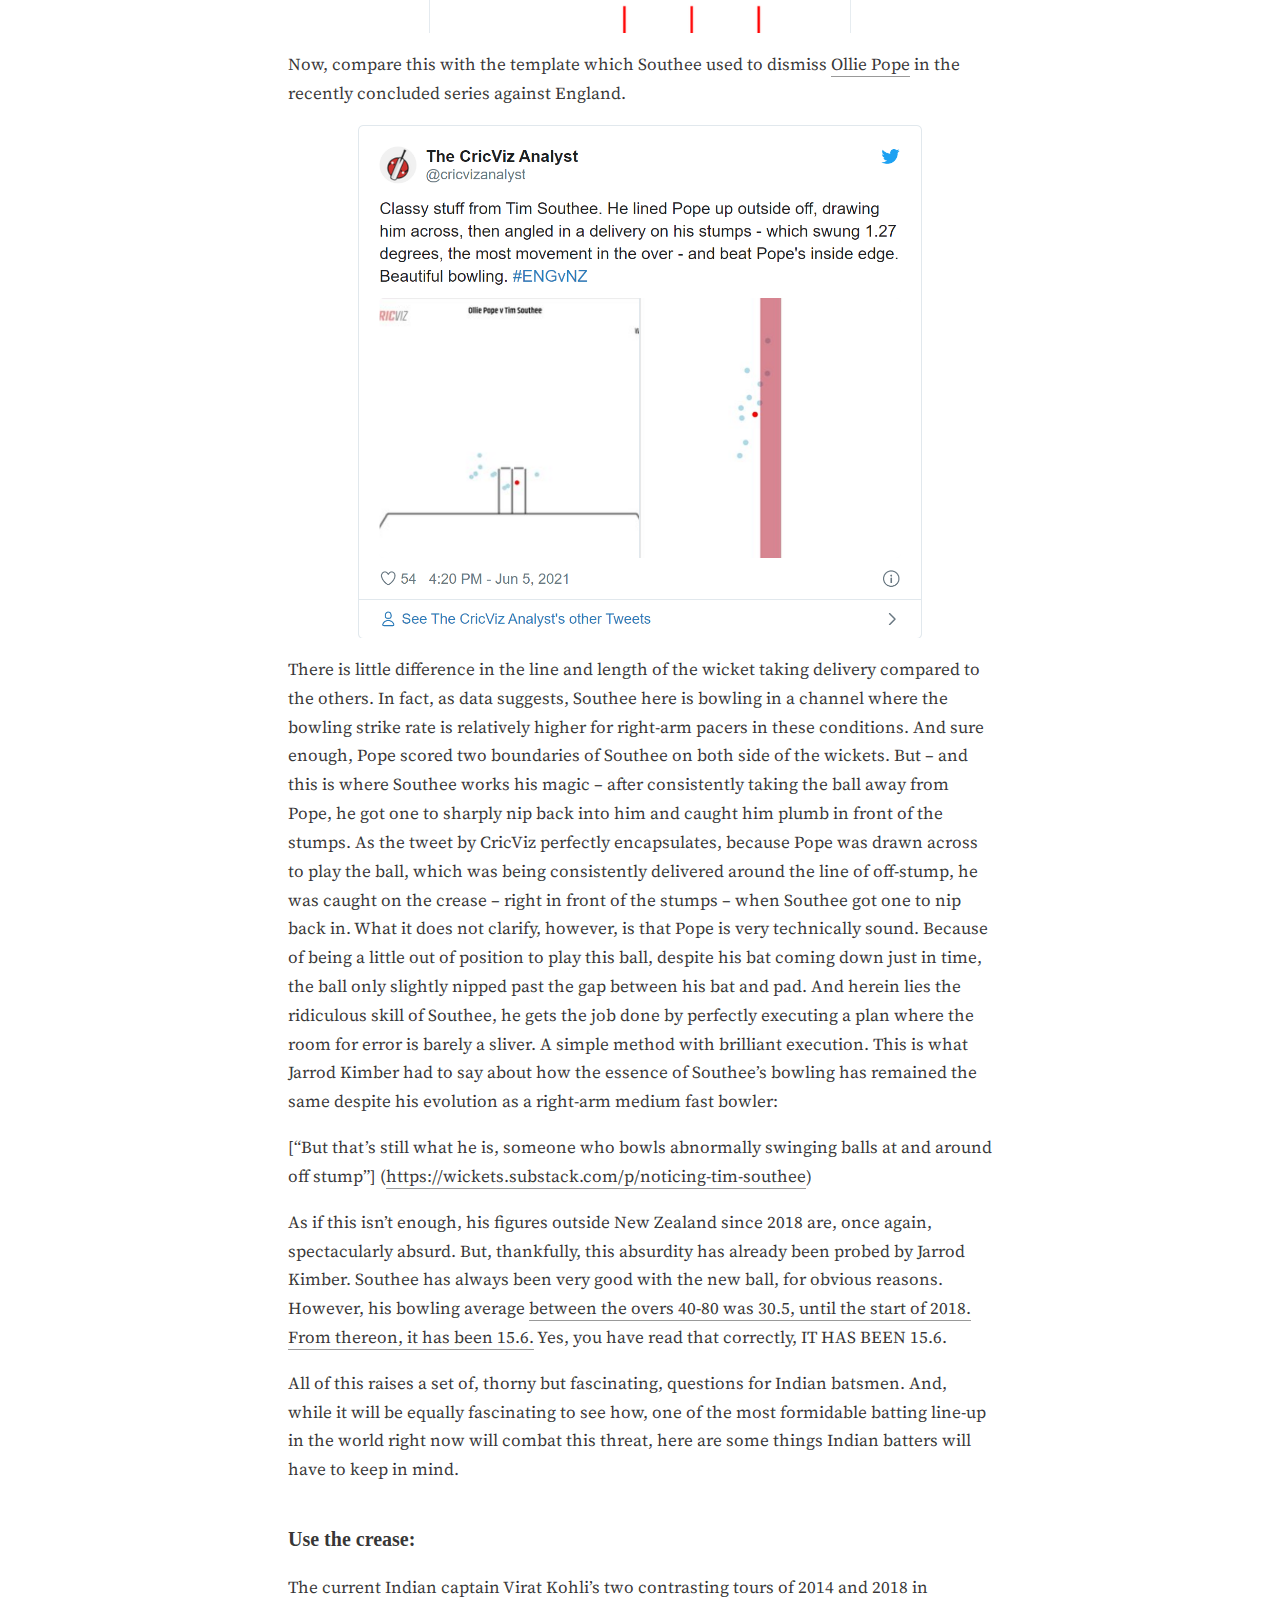
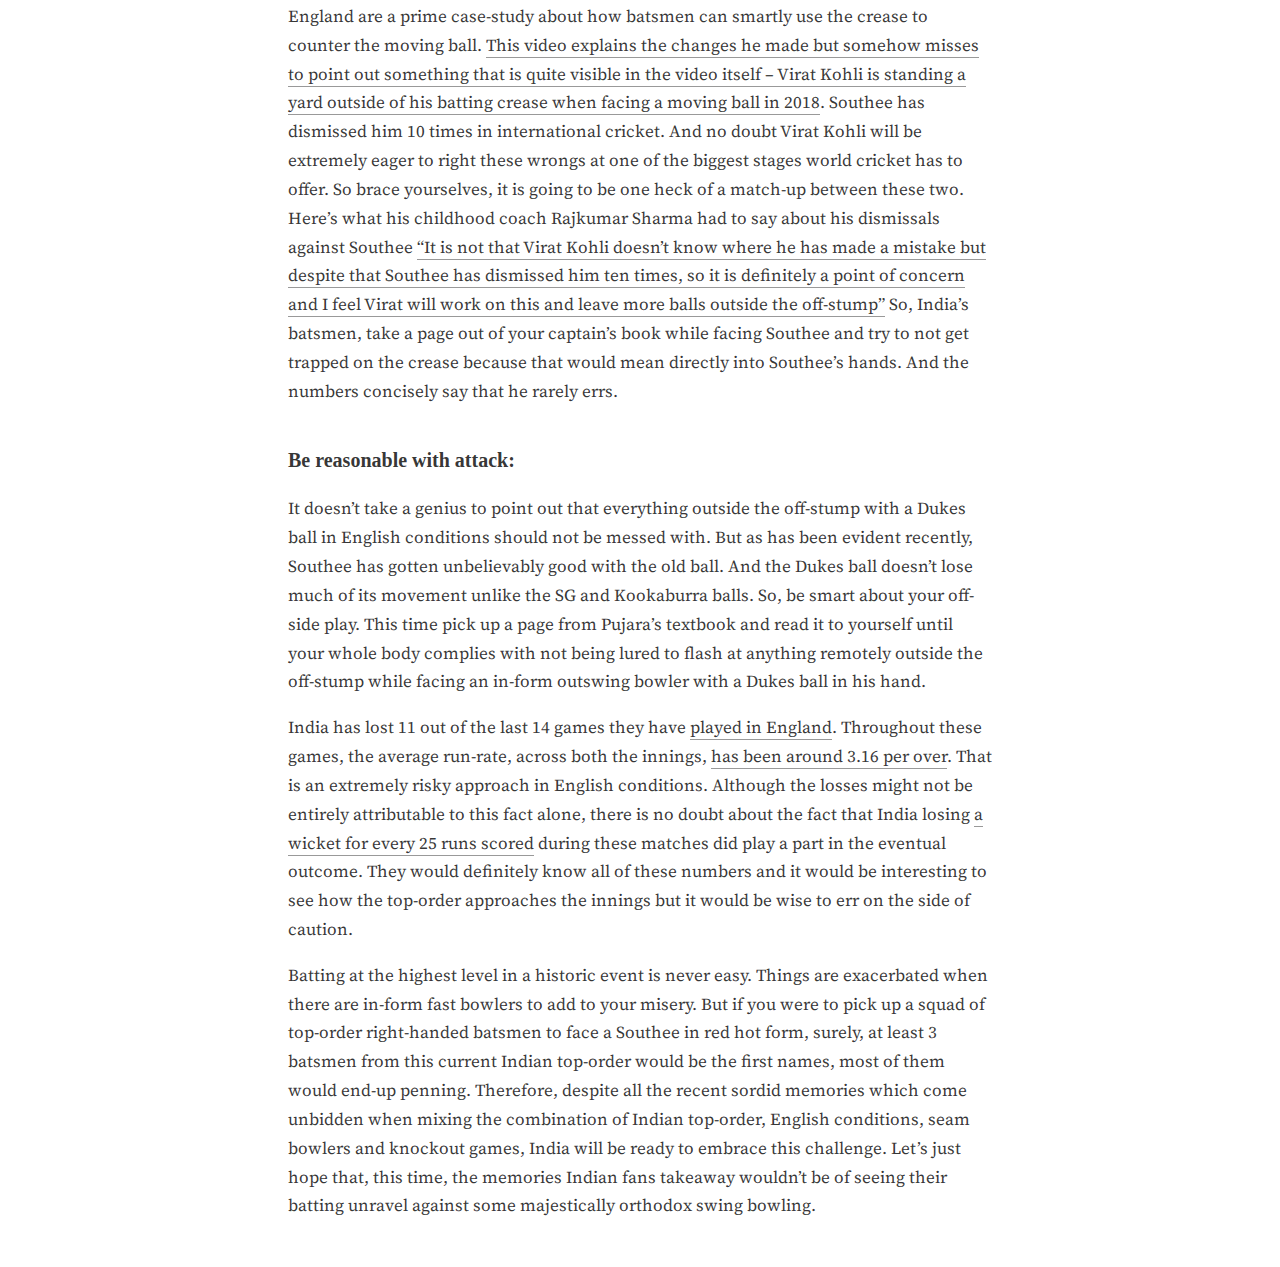
<file: docs/posts/2021-06-15-the-spectre-of-southee/index.html>
<!DOCTYPE html>

<html xmlns="http://www.w3.org/1999/xhtml" lang="" xml:lang="">

<head>
  <meta charset="utf-8"/>
  <meta name="viewport" content="width=device-width, initial-scale=1"/>
  <meta http-equiv="X-UA-Compatible" content="IE=Edge,chrome=1"/>
  <meta name="generator" content="distill" />

  <style type="text/css">
  /* Hide doc at startup (prevent jankiness while JS renders/transforms) */
  body {
    visibility: hidden;
  }
  </style>

 <!--radix_placeholder_import_source-->
 <!--/radix_placeholder_import_source-->

<style type="text/css">code{white-space: pre;}</style>
<style type="text/css" data-origin="pandoc">
pre > code.sourceCode { white-space: pre; position: relative; }
pre > code.sourceCode > span { display: inline-block; line-height: 1.25; }
pre > code.sourceCode > span:empty { height: 1.2em; }
.sourceCode { overflow: visible; }
code.sourceCode > span { color: inherit; text-decoration: inherit; }
div.sourceCode { margin: 1em 0; }
pre.sourceCode { margin: 0; }
@media screen {
div.sourceCode { overflow: auto; }
}
@media print {
pre > code.sourceCode { white-space: pre-wrap; }
pre > code.sourceCode > span { text-indent: -5em; padding-left: 5em; }
}
pre.numberSource code
  { counter-reset: source-line 0; }
pre.numberSource code > span
  { position: relative; left: -4em; counter-increment: source-line; }
pre.numberSource code > span > a:first-child::before
  { content: counter(source-line);
    position: relative; left: -1em; text-align: right; vertical-align: baseline;
    border: none; display: inline-block;
    -webkit-touch-callout: none; -webkit-user-select: none;
    -khtml-user-select: none; -moz-user-select: none;
    -ms-user-select: none; user-select: none;
    padding: 0 4px; width: 4em;
    color: #aaaaaa;
  }
pre.numberSource { margin-left: 3em; border-left: 1px solid #aaaaaa;  padding-left: 4px; }
div.sourceCode
  {   }
@media screen {
pre > code.sourceCode > span > a:first-child::before { text-decoration: underline; }
}
code span.al { color: #ad0000; } /* Alert */
code span.an { color: #5e5e5e; } /* Annotation */
code span.at { color: #20794d; } /* Attribute */
code span.bn { color: #ad0000; } /* BaseN */
code span.bu { } /* BuiltIn */
code span.cf { color: #007ba5; } /* ControlFlow */
code span.ch { color: #20794d; } /* Char */
code span.cn { color: #8f5902; } /* Constant */
code span.co { color: #5e5e5e; } /* Comment */
code span.cv { color: #5e5e5e; font-style: italic; } /* CommentVar */
code span.do { color: #5e5e5e; font-style: italic; } /* Documentation */
code span.dt { color: #ad0000; } /* DataType */
code span.dv { color: #ad0000; } /* DecVal */
code span.er { color: #ad0000; } /* Error */
code span.ex { } /* Extension */
code span.fl { color: #ad0000; } /* Float */
code span.fu { color: #4758ab; } /* Function */
code span.im { } /* Import */
code span.in { color: #5e5e5e; } /* Information */
code span.kw { color: #007ba5; } /* Keyword */
code span.op { color: #5e5e5e; } /* Operator */
code span.ot { color: #007ba5; } /* Other */
code span.pp { color: #ad0000; } /* Preprocessor */
code span.sc { color: #20794d; } /* SpecialChar */
code span.ss { color: #20794d; } /* SpecialString */
code span.st { color: #20794d; } /* String */
code span.va { color: #111111; } /* Variable */
code span.vs { color: #20794d; } /* VerbatimString */
code span.wa { color: #5e5e5e; font-style: italic; } /* Warning */
</style>

  <!--radix_placeholder_meta_tags-->
<title>Hitesh Fulwani: The Spectre of Southee</title>

<meta property="description" itemprop="description" content="The fast bowler has been in red-hot form recently. So how should the Indian top-order plan to combat him in English conditions?"/>


<!--  https://schema.org/Article -->
<meta property="article:published" itemprop="datePublished" content="2021-06-15"/>
<meta property="article:created" itemprop="dateCreated" content="2021-06-15"/>
<meta name="article:author" content="Hitesh Fulwnani"/>

<!--  https://developers.facebook.com/docs/sharing/webmasters#markup -->
<meta property="og:title" content="Hitesh Fulwani: The Spectre of Southee"/>
<meta property="og:type" content="article"/>
<meta property="og:description" content="The fast bowler has been in red-hot form recently. So how should the Indian top-order plan to combat him in English conditions?"/>
<meta property="og:locale" content="en_US"/>
<meta property="og:site_name" content="Hitesh Fulwani"/>

<!--  https://dev.twitter.com/cards/types/summary -->
<meta property="twitter:card" content="summary"/>
<meta property="twitter:title" content="Hitesh Fulwani: The Spectre of Southee"/>
<meta property="twitter:description" content="The fast bowler has been in red-hot form recently. So how should the Indian top-order plan to combat him in English conditions?"/>

<!--/radix_placeholder_meta_tags-->
  <!--radix_placeholder_rmarkdown_metadata-->

<script type="text/json" id="radix-rmarkdown-metadata">
{"type":"list","attributes":{"names":{"type":"character","attributes":{},"value":["title","description","author","date","output","preview"]}},"value":[{"type":"character","attributes":{},"value":["The Spectre of Southee"]},{"type":"character","attributes":{},"value":["The fast bowler has been in red-hot form recently. So how should the Indian top-order plan to combat him in English conditions?"]},{"type":"list","attributes":{},"value":[{"type":"list","attributes":{"names":{"type":"character","attributes":{},"value":["name","url"]}},"value":[{"type":"character","attributes":{},"value":["Hitesh Fulwnani"]},{"type":"character","attributes":{},"value":["https://twitter.com/hiteshf8"]}]}]},{"type":"character","attributes":{},"value":["06-15-2021"]},{"type":"list","attributes":{"names":{"type":"character","attributes":{},"value":["distill::distill_article"]}},"value":[{"type":"list","attributes":{"names":{"type":"character","attributes":{},"value":["toc","toc_depth","self_contained"]}},"value":[{"type":"logical","attributes":{},"value":[true]},{"type":"integer","attributes":{},"value":[3]},{"type":"logical","attributes":{},"value":[false]}]}]},{"type":"character","attributes":{},"value":["southee_preview.jpg"]}]}
</script>
<!--/radix_placeholder_rmarkdown_metadata-->
  
  <script type="text/json" id="radix-resource-manifest">
  {"type":"character","attributes":{},"value":["southee_preview.jpg","the-spectre-of-southee_files/anchor-4.2.2/anchor.min.js","the-spectre-of-southee_files/bowser-1.9.3/bowser.min.js","the-spectre-of-southee_files/distill-2.2.21/template.v2.js","the-spectre-of-southee_files/figure-html5/tweet-from-CricInsights-1.png","the-spectre-of-southee_files/figure-html5/tweet-from-CricViz-1.png","the-spectre-of-southee_files/header-attrs-2.8.6/header-attrs.js","the-spectre-of-southee_files/jquery-1.11.3/jquery.min.js","the-spectre-of-southee_files/popper-2.6.0/popper.min.js","the-spectre-of-southee_files/tippy-6.2.7/tippy-bundle.umd.min.js","the-spectre-of-southee_files/tippy-6.2.7/tippy-light-border.css","the-spectre-of-southee_files/tippy-6.2.7/tippy.css","the-spectre-of-southee_files/tippy-6.2.7/tippy.umd.min.js","the-spectre-of-southee_files/webcomponents-2.0.0/webcomponents.js"]}
  </script>
  <!--radix_placeholder_navigation_in_header-->
<meta name="distill:offset" content="../.."/>

<script type="application/javascript">

  window.headroom_prevent_pin = false;

  window.document.addEventListener("DOMContentLoaded", function (event) {

    // initialize headroom for banner
    var header = $('header').get(0);
    var headerHeight = header.offsetHeight;
    var headroom = new Headroom(header, {
      tolerance: 5,
      onPin : function() {
        if (window.headroom_prevent_pin) {
          window.headroom_prevent_pin = false;
          headroom.unpin();
        }
      }
    });
    headroom.init();
    if(window.location.hash)
      headroom.unpin();
    $(header).addClass('headroom--transition');

    // offset scroll location for banner on hash change
    // (see: https://github.com/WickyNilliams/headroom.js/issues/38)
    window.addEventListener("hashchange", function(event) {
      window.scrollTo(0, window.pageYOffset - (headerHeight + 25));
    });

    // responsive menu
    $('.distill-site-header').each(function(i, val) {
      var topnav = $(this);
      var toggle = topnav.find('.nav-toggle');
      toggle.on('click', function() {
        topnav.toggleClass('responsive');
      });
    });

    // nav dropdowns
    $('.nav-dropbtn').click(function(e) {
      $(this).next('.nav-dropdown-content').toggleClass('nav-dropdown-active');
      $(this).parent().siblings('.nav-dropdown')
         .children('.nav-dropdown-content').removeClass('nav-dropdown-active');
    });
    $("body").click(function(e){
      $('.nav-dropdown-content').removeClass('nav-dropdown-active');
    });
    $(".nav-dropdown").click(function(e){
      e.stopPropagation();
    });
  });
</script>

<style type="text/css">

/* Theme (user-documented overrideables for nav appearance) */

.distill-site-nav {
  color: rgba(255, 255, 255, 0.8);
  background-color: #0F2E3D;
  font-size: 15px;
  font-weight: 300;
}

.distill-site-nav a {
  color: inherit;
  text-decoration: none;
}

.distill-site-nav a:hover {
  color: white;
}

@media print {
  .distill-site-nav {
    display: none;
  }
}

.distill-site-header {

}

.distill-site-footer {

}


/* Site Header */

.distill-site-header {
  width: 100%;
  box-sizing: border-box;
  z-index: 3;
}

.distill-site-header .nav-left {
  display: inline-block;
  margin-left: 8px;
}

@media screen and (max-width: 768px) {
  .distill-site-header .nav-left {
    margin-left: 0;
  }
}


.distill-site-header .nav-right {
  float: right;
  margin-right: 8px;
}

.distill-site-header a,
.distill-site-header .title {
  display: inline-block;
  text-align: center;
  padding: 14px 10px 14px 10px;
}

.distill-site-header .title {
  font-size: 18px;
  min-width: 150px;
}

.distill-site-header .logo {
  padding: 0;
}

.distill-site-header .logo img {
  display: none;
  max-height: 20px;
  width: auto;
  margin-bottom: -4px;
}

.distill-site-header .nav-image img {
  max-height: 18px;
  width: auto;
  display: inline-block;
  margin-bottom: -3px;
}



@media screen and (min-width: 1000px) {
  .distill-site-header .logo img {
    display: inline-block;
  }
  .distill-site-header .nav-left {
    margin-left: 20px;
  }
  .distill-site-header .nav-right {
    margin-right: 20px;
  }
  .distill-site-header .title {
    padding-left: 12px;
  }
}


.distill-site-header .nav-toggle {
  display: none;
}

.nav-dropdown {
  display: inline-block;
  position: relative;
}

.nav-dropdown .nav-dropbtn {
  border: none;
  outline: none;
  color: rgba(255, 255, 255, 0.8);
  padding: 16px 10px;
  background-color: transparent;
  font-family: inherit;
  font-size: inherit;
  font-weight: inherit;
  margin: 0;
  margin-top: 1px;
  z-index: 2;
}

.nav-dropdown-content {
  display: none;
  position: absolute;
  background-color: white;
  min-width: 200px;
  border: 1px solid rgba(0,0,0,0.15);
  border-radius: 4px;
  box-shadow: 0px 8px 16px 0px rgba(0,0,0,0.1);
  z-index: 1;
  margin-top: 2px;
  white-space: nowrap;
  padding-top: 4px;
  padding-bottom: 4px;
}

.nav-dropdown-content hr {
  margin-top: 4px;
  margin-bottom: 4px;
  border: none;
  border-bottom: 1px solid rgba(0, 0, 0, 0.1);
}

.nav-dropdown-active {
  display: block;
}

.nav-dropdown-content a, .nav-dropdown-content .nav-dropdown-header {
  color: black;
  padding: 6px 24px;
  text-decoration: none;
  display: block;
  text-align: left;
}

.nav-dropdown-content .nav-dropdown-header {
  display: block;
  padding: 5px 24px;
  padding-bottom: 0;
  text-transform: uppercase;
  font-size: 14px;
  color: #999999;
  white-space: nowrap;
}

.nav-dropdown:hover .nav-dropbtn {
  color: white;
}

.nav-dropdown-content a:hover {
  background-color: #ddd;
  color: black;
}

.nav-right .nav-dropdown-content {
  margin-left: -45%;
  right: 0;
}

@media screen and (max-width: 768px) {
  .distill-site-header a, .distill-site-header .nav-dropdown  {display: none;}
  .distill-site-header a.nav-toggle {
    float: right;
    display: block;
  }
  .distill-site-header .title {
    margin-left: 0;
  }
  .distill-site-header .nav-right {
    margin-right: 0;
  }
  .distill-site-header {
    overflow: hidden;
  }
  .nav-right .nav-dropdown-content {
    margin-left: 0;
  }
}


@media screen and (max-width: 768px) {
  .distill-site-header.responsive {position: relative; min-height: 500px; }
  .distill-site-header.responsive a.nav-toggle {
    position: absolute;
    right: 0;
    top: 0;
  }
  .distill-site-header.responsive a,
  .distill-site-header.responsive .nav-dropdown {
    display: block;
    text-align: left;
  }
  .distill-site-header.responsive .nav-left,
  .distill-site-header.responsive .nav-right {
    width: 100%;
  }
  .distill-site-header.responsive .nav-dropdown {float: none;}
  .distill-site-header.responsive .nav-dropdown-content {position: relative;}
  .distill-site-header.responsive .nav-dropdown .nav-dropbtn {
    display: block;
    width: 100%;
    text-align: left;
  }
}

/* Site Footer */

.distill-site-footer {
  width: 100%;
  overflow: hidden;
  box-sizing: border-box;
  z-index: 3;
  margin-top: 30px;
  padding-top: 30px;
  padding-bottom: 30px;
  text-align: center;
}

/* Headroom */

d-title {
  padding-top: 6rem;
}

@media print {
  d-title {
    padding-top: 4rem;
  }
}

.headroom {
  z-index: 1000;
  position: fixed;
  top: 0;
  left: 0;
  right: 0;
}

.headroom--transition {
  transition: all .4s ease-in-out;
}

.headroom--unpinned {
  top: -100px;
}

.headroom--pinned {
  top: 0;
}

/* adjust viewport for navbar height */
/* helps vertically center bootstrap (non-distill) content */
.min-vh-100 {
  min-height: calc(100vh - 100px) !important;
}

</style>

<script src="../../site_libs/jquery-1.11.3/jquery.min.js"></script>
<link href="../../site_libs/font-awesome-5.1.0/css/all.css" rel="stylesheet"/>
<link href="../../site_libs/font-awesome-5.1.0/css/v4-shims.css" rel="stylesheet"/>
<script src="../../site_libs/headroom-0.9.4/headroom.min.js"></script>
<script src="../../site_libs/autocomplete-0.37.1/autocomplete.min.js"></script>
<script src="../../site_libs/fuse-6.4.1/fuse.min.js"></script>

<script type="application/javascript">

function getMeta(metaName) {
  var metas = document.getElementsByTagName('meta');
  for (let i = 0; i < metas.length; i++) {
    if (metas[i].getAttribute('name') === metaName) {
      return metas[i].getAttribute('content');
    }
  }
  return '';
}

function offsetURL(url) {
  var offset = getMeta('distill:offset');
  return offset ? offset + '/' + url : url;
}

function createFuseIndex() {

  // create fuse index
  var options = {
    keys: [
      { name: 'title', weight: 20 },
      { name: 'categories', weight: 15 },
      { name: 'description', weight: 10 },
      { name: 'contents', weight: 5 },
    ],
    ignoreLocation: true,
    threshold: 0
  };
  var fuse = new window.Fuse([], options);

  // fetch the main search.json
  return fetch(offsetURL('search.json'))
    .then(function(response) {
      if (response.status == 200) {
        return response.json().then(function(json) {
          // index main articles
          json.articles.forEach(function(article) {
            fuse.add(article);
          });
          // download collections and index their articles
          return Promise.all(json.collections.map(function(collection) {
            return fetch(offsetURL(collection)).then(function(response) {
              if (response.status === 200) {
                return response.json().then(function(articles) {
                  articles.forEach(function(article) {
                    fuse.add(article);
                  });
                })
              } else {
                return Promise.reject(
                  new Error('Unexpected status from search index request: ' +
                            response.status)
                );
              }
            });
          })).then(function() {
            return fuse;
          });
        });

      } else {
        return Promise.reject(
          new Error('Unexpected status from search index request: ' +
                      response.status)
        );
      }
    });
}

window.document.addEventListener("DOMContentLoaded", function (event) {

  // get search element (bail if we don't have one)
  var searchEl = window.document.getElementById('distill-search');
  if (!searchEl)
    return;

  createFuseIndex()
    .then(function(fuse) {

      // make search box visible
      searchEl.classList.remove('hidden');

      // initialize autocomplete
      var options = {
        autoselect: true,
        hint: false,
        minLength: 2,
      };
      window.autocomplete(searchEl, options, [{
        source: function(query, callback) {
          const searchOptions = {
            isCaseSensitive: false,
            shouldSort: true,
            minMatchCharLength: 2,
            limit: 10,
          };
          var results = fuse.search(query, searchOptions);
          callback(results
            .map(function(result) { return result.item; })
          );
        },
        templates: {
          suggestion: function(suggestion) {
            var img = suggestion.preview && Object.keys(suggestion.preview).length > 0
              ? `<img src="${offsetURL(suggestion.preview)}"</img>`
              : '';
            var html = `
              <div class="search-item">
                <h3>${suggestion.title}</h3>
                <div class="search-item-description">
                  ${suggestion.description || ''}
                </div>
                <div class="search-item-preview">
                  ${img}
                </div>
              </div>
            `;
            return html;
          }
        }
      }]).on('autocomplete:selected', function(event, suggestion) {
        window.location.href = offsetURL(suggestion.path);
      });
      // remove inline display style on autocompleter (we want to
      // manage responsive display via css)
      $('.algolia-autocomplete').css("display", "");
    })
    .catch(function(error) {
      console.log(error);
    });

});

</script>

<style type="text/css">

.nav-search {
  font-size: x-small;
}

/* Algolioa Autocomplete */

.algolia-autocomplete {
  display: inline-block;
  margin-left: 10px;
  vertical-align: sub;
  background-color: white;
  color: black;
  padding: 6px;
  padding-top: 8px;
  padding-bottom: 0;
  border-radius: 6px;
  border: 1px #0F2E3D solid;
  width: 180px;
}


@media screen and (max-width: 768px) {
  .distill-site-nav .algolia-autocomplete {
    display: none;
    visibility: hidden;
  }
  .distill-site-nav.responsive .algolia-autocomplete {
    display: inline-block;
    visibility: visible;
  }
  .distill-site-nav.responsive .algolia-autocomplete .aa-dropdown-menu {
    margin-left: 0;
    width: 400px;
    max-height: 400px;
  }
}

.algolia-autocomplete .aa-input, .algolia-autocomplete .aa-hint {
  width: 90%;
  outline: none;
  border: none;
}

.algolia-autocomplete .aa-hint {
  color: #999;
}
.algolia-autocomplete .aa-dropdown-menu {
  width: 550px;
  max-height: 70vh;
  overflow-x: visible;
  overflow-y: scroll;
  padding: 5px;
  margin-top: 3px;
  margin-left: -150px;
  background-color: #fff;
  border-radius: 5px;
  border: 1px solid #999;
  border-top: none;
}

.algolia-autocomplete .aa-dropdown-menu .aa-suggestion {
  cursor: pointer;
  padding: 5px 4px;
  border-bottom: 1px solid #eee;
}

.algolia-autocomplete .aa-dropdown-menu .aa-suggestion:last-of-type {
  border-bottom: none;
  margin-bottom: 2px;
}

.algolia-autocomplete .aa-dropdown-menu .aa-suggestion .search-item {
  overflow: hidden;
  font-size: 0.8em;
  line-height: 1.4em;
}

.algolia-autocomplete .aa-dropdown-menu .aa-suggestion .search-item h3 {
  font-size: 1rem;
  margin-block-start: 0;
  margin-block-end: 5px;
}

.algolia-autocomplete .aa-dropdown-menu .aa-suggestion .search-item-description {
  display: inline-block;
  overflow: hidden;
  height: 2.8em;
  width: 80%;
  margin-right: 4%;
}

.algolia-autocomplete .aa-dropdown-menu .aa-suggestion .search-item-preview {
  display: inline-block;
  width: 15%;
}

.algolia-autocomplete .aa-dropdown-menu .aa-suggestion .search-item-preview img {
  height: 3em;
  width: auto;
  display: none;
}

.algolia-autocomplete .aa-dropdown-menu .aa-suggestion .search-item-preview img[src] {
  display: initial;
}

.algolia-autocomplete .aa-dropdown-menu .aa-suggestion.aa-cursor {
  background-color: #eee;
}
.algolia-autocomplete .aa-dropdown-menu .aa-suggestion em {
  font-weight: bold;
  font-style: normal;
}

</style>


<!--/radix_placeholder_navigation_in_header-->
  <!--radix_placeholder_distill-->

<style type="text/css">

body {
  background-color: white;
}

.pandoc-table {
  width: 100%;
}

.pandoc-table>caption {
  margin-bottom: 10px;
}

.pandoc-table th:not([align]) {
  text-align: left;
}

.pagedtable-footer {
  font-size: 15px;
}

d-byline .byline {
  grid-template-columns: 2fr 2fr;
}

d-byline .byline h3 {
  margin-block-start: 1.5em;
}

d-byline .byline .authors-affiliations h3 {
  margin-block-start: 0.5em;
}

.authors-affiliations .orcid-id {
  width: 16px;
  height:16px;
  margin-left: 4px;
  margin-right: 4px;
  vertical-align: middle;
  padding-bottom: 2px;
}

d-title .dt-tags {
  margin-top: 1em;
  grid-column: text;
}

.dt-tags .dt-tag {
  text-decoration: none;
  display: inline-block;
  color: rgba(0,0,0,0.6);
  padding: 0em 0.4em;
  margin-right: 0.5em;
  margin-bottom: 0.4em;
  font-size: 70%;
  border: 1px solid rgba(0,0,0,0.2);
  border-radius: 3px;
  text-transform: uppercase;
  font-weight: 500;
}

d-article table.gt_table td,
d-article table.gt_table th {
  border-bottom: none;
}

.html-widget {
  margin-bottom: 2.0em;
}

.l-screen-inset {
  padding-right: 16px;
}

.l-screen .caption {
  margin-left: 10px;
}

.shaded {
  background: rgb(247, 247, 247);
  padding-top: 20px;
  padding-bottom: 20px;
  border-top: 1px solid rgba(0, 0, 0, 0.1);
  border-bottom: 1px solid rgba(0, 0, 0, 0.1);
}

.shaded .html-widget {
  margin-bottom: 0;
  border: 1px solid rgba(0, 0, 0, 0.1);
}

.shaded .shaded-content {
  background: white;
}

.text-output {
  margin-top: 0;
  line-height: 1.5em;
}

.hidden {
  display: none !important;
}

d-article {
  padding-top: 2.5rem;
  padding-bottom: 30px;
}

d-appendix {
  padding-top: 30px;
}

d-article>p>img {
  width: 100%;
}

d-article h2 {
  margin: 1rem 0 1.5rem 0;
}

d-article h3 {
  margin-top: 1.5rem;
}

d-article iframe {
  border: 1px solid rgba(0, 0, 0, 0.1);
  margin-bottom: 2.0em;
  width: 100%;
}

/* Tweak code blocks */

d-article div.sourceCode code,
d-article pre code {
  font-family: Consolas, Monaco, 'Andale Mono', 'Ubuntu Mono', monospace;
}

d-article pre,
d-article div.sourceCode,
d-article div.sourceCode pre {
  overflow: auto;
}

d-article div.sourceCode {
  background-color: white;
}

d-article div.sourceCode pre {
  padding-left: 10px;
  font-size: 12px;
  border-left: 2px solid rgba(0,0,0,0.1);
}

d-article pre {
  font-size: 12px;
  color: black;
  background: none;
  margin-top: 0;
  text-align: left;
  white-space: pre;
  word-spacing: normal;
  word-break: normal;
  word-wrap: normal;
  line-height: 1.5;

  -moz-tab-size: 4;
  -o-tab-size: 4;
  tab-size: 4;

  -webkit-hyphens: none;
  -moz-hyphens: none;
  -ms-hyphens: none;
  hyphens: none;
}

d-article pre a {
  border-bottom: none;
}

d-article pre a:hover {
  border-bottom: none;
  text-decoration: underline;
}

d-article details {
  grid-column: text;
  margin-bottom: 0.8em;
}

@media(min-width: 768px) {

d-article pre,
d-article div.sourceCode,
d-article div.sourceCode pre {
  overflow: visible !important;
}

d-article div.sourceCode pre {
  padding-left: 18px;
  font-size: 14px;
}

d-article pre {
  font-size: 14px;
}

}

figure img.external {
  background: white;
  border: 1px solid rgba(0, 0, 0, 0.1);
  box-shadow: 0 1px 8px rgba(0, 0, 0, 0.1);
  padding: 18px;
  box-sizing: border-box;
}

/* CSS for d-contents */

.d-contents {
  grid-column: text;
  color: rgba(0,0,0,0.8);
  font-size: 0.9em;
  padding-bottom: 1em;
  margin-bottom: 1em;
  padding-bottom: 0.5em;
  margin-bottom: 1em;
  padding-left: 0.25em;
  justify-self: start;
}

@media(min-width: 1000px) {
  .d-contents.d-contents-float {
    height: 0;
    grid-column-start: 1;
    grid-column-end: 4;
    justify-self: center;
    padding-right: 3em;
    padding-left: 2em;
  }
}

.d-contents nav h3 {
  font-size: 18px;
  margin-top: 0;
  margin-bottom: 1em;
}

.d-contents li {
  list-style-type: none
}

.d-contents nav > ul {
  padding-left: 0;
}

.d-contents ul {
  padding-left: 1em
}

.d-contents nav ul li {
  margin-top: 0.6em;
  margin-bottom: 0.2em;
}

.d-contents nav a {
  font-size: 13px;
  border-bottom: none;
  text-decoration: none
  color: rgba(0, 0, 0, 0.8);
}

.d-contents nav a:hover {
  text-decoration: underline solid rgba(0, 0, 0, 0.6)
}

.d-contents nav > ul > li > a {
  font-weight: 600;
}

.d-contents nav > ul > li > ul {
  font-weight: inherit;
}

.d-contents nav > ul > li > ul > li {
  margin-top: 0.2em;
}


.d-contents nav ul {
  margin-top: 0;
  margin-bottom: 0.25em;
}

.d-article-with-toc h2:nth-child(2) {
  margin-top: 0;
}


/* Figure */

.figure {
  position: relative;
  margin-bottom: 2.5em;
  margin-top: 1.5em;
}

.figure img {
  width: 100%;
}

.figure .caption {
  color: rgba(0, 0, 0, 0.6);
  font-size: 12px;
  line-height: 1.5em;
}

.figure img.external {
  background: white;
  border: 1px solid rgba(0, 0, 0, 0.1);
  box-shadow: 0 1px 8px rgba(0, 0, 0, 0.1);
  padding: 18px;
  box-sizing: border-box;
}

.figure .caption a {
  color: rgba(0, 0, 0, 0.6);
}

.figure .caption b,
.figure .caption strong, {
  font-weight: 600;
  color: rgba(0, 0, 0, 1.0);
}

/* Citations */

d-article .citation {
  color: inherit;
  cursor: inherit;
}

div.hanging-indent{
  margin-left: 1em; text-indent: -1em;
}

/* Citation hover box */

.tippy-box[data-theme~=light-border] {
  background-color: rgba(250, 250, 250, 0.95);
}

.tippy-content > p {
  margin-bottom: 0;
  padding: 2px;
}


/* Tweak 1000px media break to show more text */

@media(min-width: 1000px) {
  .base-grid,
  distill-header,
  d-title,
  d-abstract,
  d-article,
  d-appendix,
  distill-appendix,
  d-byline,
  d-footnote-list,
  d-citation-list,
  distill-footer {
    grid-template-columns: [screen-start] 1fr [page-start kicker-start] 80px [middle-start] 50px [text-start kicker-end] 65px 65px 65px 65px 65px 65px 65px 65px [text-end gutter-start] 65px [middle-end] 65px [page-end gutter-end] 1fr [screen-end];
    grid-column-gap: 16px;
  }

  .grid {
    grid-column-gap: 16px;
  }

  d-article {
    font-size: 1.06rem;
    line-height: 1.7em;
  }
  figure .caption, .figure .caption, figure figcaption {
    font-size: 13px;
  }
}

@media(min-width: 1180px) {
  .base-grid,
  distill-header,
  d-title,
  d-abstract,
  d-article,
  d-appendix,
  distill-appendix,
  d-byline,
  d-footnote-list,
  d-citation-list,
  distill-footer {
    grid-template-columns: [screen-start] 1fr [page-start kicker-start] 60px [middle-start] 60px [text-start kicker-end] 60px 60px 60px 60px 60px 60px 60px 60px [text-end gutter-start] 60px [middle-end] 60px [page-end gutter-end] 1fr [screen-end];
    grid-column-gap: 32px;
  }

  .grid {
    grid-column-gap: 32px;
  }
}


/* Get the citation styles for the appendix (not auto-injected on render since
   we do our own rendering of the citation appendix) */

d-appendix .citation-appendix,
.d-appendix .citation-appendix {
  font-size: 11px;
  line-height: 15px;
  border-left: 1px solid rgba(0, 0, 0, 0.1);
  padding-left: 18px;
  border: 1px solid rgba(0,0,0,0.1);
  background: rgba(0, 0, 0, 0.02);
  padding: 10px 18px;
  border-radius: 3px;
  color: rgba(150, 150, 150, 1);
  overflow: hidden;
  margin-top: -12px;
  white-space: pre-wrap;
  word-wrap: break-word;
}

/* Include appendix styles here so they can be overridden */

d-appendix {
  contain: layout style;
  font-size: 0.8em;
  line-height: 1.7em;
  margin-top: 60px;
  margin-bottom: 0;
  border-top: 1px solid rgba(0, 0, 0, 0.1);
  color: rgba(0,0,0,0.5);
  padding-top: 60px;
  padding-bottom: 48px;
}

d-appendix h3 {
  grid-column: page-start / text-start;
  font-size: 15px;
  font-weight: 500;
  margin-top: 1em;
  margin-bottom: 0;
  color: rgba(0,0,0,0.65);
}

d-appendix h3 + * {
  margin-top: 1em;
}

d-appendix ol {
  padding: 0 0 0 15px;
}

@media (min-width: 768px) {
  d-appendix ol {
    padding: 0 0 0 30px;
    margin-left: -30px;
  }
}

d-appendix li {
  margin-bottom: 1em;
}

d-appendix a {
  color: rgba(0, 0, 0, 0.6);
}

d-appendix > * {
  grid-column: text;
}

d-appendix > d-footnote-list,
d-appendix > d-citation-list,
d-appendix > distill-appendix {
  grid-column: screen;
}

/* Include footnote styles here so they can be overridden */

d-footnote-list {
  contain: layout style;
}

d-footnote-list > * {
  grid-column: text;
}

d-footnote-list a.footnote-backlink {
  color: rgba(0,0,0,0.3);
  padding-left: 0.5em;
}



/* Anchor.js */

.anchorjs-link {
  /*transition: all .25s linear; */
  text-decoration: none;
  border-bottom: none;
}
*:hover > .anchorjs-link {
  margin-left: -1.125em !important;
  text-decoration: none;
  border-bottom: none;
}

/* Social footer */

.social_footer {
  margin-top: 30px;
  margin-bottom: 0;
  color: rgba(0,0,0,0.67);
}

.disqus-comments {
  margin-right: 30px;
}

.disqus-comment-count {
  border-bottom: 1px solid rgba(0, 0, 0, 0.4);
  cursor: pointer;
}

#disqus_thread {
  margin-top: 30px;
}

.article-sharing a {
  border-bottom: none;
  margin-right: 8px;
}

.article-sharing a:hover {
  border-bottom: none;
}

.sidebar-section.subscribe {
  font-size: 12px;
  line-height: 1.6em;
}

.subscribe p {
  margin-bottom: 0.5em;
}


.article-footer .subscribe {
  font-size: 15px;
  margin-top: 45px;
}


.sidebar-section.custom {
  font-size: 12px;
  line-height: 1.6em;
}

.custom p {
  margin-bottom: 0.5em;
}

/* Styles for listing layout (hide title) */
.layout-listing d-title, .layout-listing .d-title {
  display: none;
}

/* Styles for posts lists (not auto-injected) */


.posts-with-sidebar {
  padding-left: 45px;
  padding-right: 45px;
}

.posts-list .description h2,
.posts-list .description p {
  font-family: -apple-system, BlinkMacSystemFont, "Segoe UI", Roboto, Oxygen, Ubuntu, Cantarell, "Fira Sans", "Droid Sans", "Helvetica Neue", Arial, sans-serif;
}

.posts-list .description h2 {
  font-weight: 700;
  border-bottom: none;
  padding-bottom: 0;
}

.posts-list h2.post-tag {
  border-bottom: 1px solid rgba(0, 0, 0, 0.2);
  padding-bottom: 12px;
}
.posts-list {
  margin-top: 60px;
  margin-bottom: 24px;
}

.posts-list .post-preview {
  text-decoration: none;
  overflow: hidden;
  display: block;
  border-bottom: 1px solid rgba(0, 0, 0, 0.1);
  padding: 24px 0;
}

.post-preview-last {
  border-bottom: none !important;
}

.posts-list .posts-list-caption {
  grid-column: screen;
  font-weight: 400;
}

.posts-list .post-preview h2 {
  margin: 0 0 6px 0;
  line-height: 1.2em;
  font-style: normal;
  font-size: 24px;
}

.posts-list .post-preview p {
  margin: 0 0 12px 0;
  line-height: 1.4em;
  font-size: 16px;
}

.posts-list .post-preview .thumbnail {
  box-sizing: border-box;
  margin-bottom: 24px;
  position: relative;
  max-width: 500px;
}
.posts-list .post-preview img {
  width: 100%;
  display: block;
}

.posts-list .metadata {
  font-size: 12px;
  line-height: 1.4em;
  margin-bottom: 18px;
}

.posts-list .metadata > * {
  display: inline-block;
}

.posts-list .metadata .publishedDate {
  margin-right: 2em;
}

.posts-list .metadata .dt-authors {
  display: block;
  margin-top: 0.3em;
  margin-right: 2em;
}

.posts-list .dt-tags {
  display: block;
  line-height: 1em;
}

.posts-list .dt-tags .dt-tag {
  display: inline-block;
  color: rgba(0,0,0,0.6);
  padding: 0.3em 0.4em;
  margin-right: 0.2em;
  margin-bottom: 0.4em;
  font-size: 60%;
  border: 1px solid rgba(0,0,0,0.2);
  border-radius: 3px;
  text-transform: uppercase;
  font-weight: 500;
}

.posts-list img {
  opacity: 1;
}

.posts-list img[data-src] {
  opacity: 0;
}

.posts-more {
  clear: both;
}


.posts-sidebar {
  font-size: 16px;
}

.posts-sidebar h3 {
  font-size: 16px;
  margin-top: 0;
  margin-bottom: 0.5em;
  font-weight: 400;
  text-transform: uppercase;
}

.sidebar-section {
  margin-bottom: 30px;
}

.categories ul {
  list-style-type: none;
  margin: 0;
  padding: 0;
}

.categories li {
  color: rgba(0, 0, 0, 0.8);
  margin-bottom: 0;
}

.categories li>a {
  border-bottom: none;
}

.categories li>a:hover {
  border-bottom: 1px solid rgba(0, 0, 0, 0.4);
}

.categories .active {
  font-weight: 600;
}

.categories .category-count {
  color: rgba(0, 0, 0, 0.4);
}


@media(min-width: 768px) {
  .posts-list .post-preview h2 {
    font-size: 26px;
  }
  .posts-list .post-preview .thumbnail {
    float: right;
    width: 30%;
    margin-bottom: 0;
  }
  .posts-list .post-preview .description {
    float: left;
    width: 45%;
  }
  .posts-list .post-preview .metadata {
    float: left;
    width: 20%;
    margin-top: 8px;
  }
  .posts-list .post-preview p {
    margin: 0 0 12px 0;
    line-height: 1.5em;
    font-size: 16px;
  }
  .posts-with-sidebar .posts-list {
    float: left;
    width: 75%;
  }
  .posts-with-sidebar .posts-sidebar {
    float: right;
    width: 20%;
    margin-top: 60px;
    padding-top: 24px;
    padding-bottom: 24px;
  }
}


/* Improve display for browsers without grid (IE/Edge <= 15) */

.downlevel {
  line-height: 1.6em;
  font-family: -apple-system, BlinkMacSystemFont, "Segoe UI", Roboto, Oxygen, Ubuntu, Cantarell, "Fira Sans", "Droid Sans", "Helvetica Neue", Arial, sans-serif;
  margin: 0;
}

.downlevel .d-title {
  padding-top: 6rem;
  padding-bottom: 1.5rem;
}

.downlevel .d-title h1 {
  font-size: 50px;
  font-weight: 700;
  line-height: 1.1em;
  margin: 0 0 0.5rem;
}

.downlevel .d-title p {
  font-weight: 300;
  font-size: 1.2rem;
  line-height: 1.55em;
  margin-top: 0;
}

.downlevel .d-byline {
  padding-top: 0.8em;
  padding-bottom: 0.8em;
  font-size: 0.8rem;
  line-height: 1.8em;
}

.downlevel .section-separator {
  border: none;
  border-top: 1px solid rgba(0, 0, 0, 0.1);
}

.downlevel .d-article {
  font-size: 1.06rem;
  line-height: 1.7em;
  padding-top: 1rem;
  padding-bottom: 2rem;
}


.downlevel .d-appendix {
  padding-left: 0;
  padding-right: 0;
  max-width: none;
  font-size: 0.8em;
  line-height: 1.7em;
  margin-bottom: 0;
  color: rgba(0,0,0,0.5);
  padding-top: 40px;
  padding-bottom: 48px;
}

.downlevel .footnotes ol {
  padding-left: 13px;
}

.downlevel .base-grid,
.downlevel .distill-header,
.downlevel .d-title,
.downlevel .d-abstract,
.downlevel .d-article,
.downlevel .d-appendix,
.downlevel .distill-appendix,
.downlevel .d-byline,
.downlevel .d-footnote-list,
.downlevel .d-citation-list,
.downlevel .distill-footer,
.downlevel .appendix-bottom,
.downlevel .posts-container {
  padding-left: 40px;
  padding-right: 40px;
}

@media(min-width: 768px) {
  .downlevel .base-grid,
  .downlevel .distill-header,
  .downlevel .d-title,
  .downlevel .d-abstract,
  .downlevel .d-article,
  .downlevel .d-appendix,
  .downlevel .distill-appendix,
  .downlevel .d-byline,
  .downlevel .d-footnote-list,
  .downlevel .d-citation-list,
  .downlevel .distill-footer,
  .downlevel .appendix-bottom,
  .downlevel .posts-container {
  padding-left: 150px;
  padding-right: 150px;
  max-width: 900px;
}
}

.downlevel pre code {
  display: block;
  border-left: 2px solid rgba(0, 0, 0, .1);
  padding: 0 0 0 20px;
  font-size: 14px;
}

.downlevel code, .downlevel pre {
  color: black;
  background: none;
  font-family: Consolas, Monaco, 'Andale Mono', 'Ubuntu Mono', monospace;
  text-align: left;
  white-space: pre;
  word-spacing: normal;
  word-break: normal;
  word-wrap: normal;
  line-height: 1.5;

  -moz-tab-size: 4;
  -o-tab-size: 4;
  tab-size: 4;

  -webkit-hyphens: none;
  -moz-hyphens: none;
  -ms-hyphens: none;
  hyphens: none;
}

.downlevel .posts-list .post-preview {
  color: inherit;
}



</style>

<script type="application/javascript">

function is_downlevel_browser() {
  if (bowser.isUnsupportedBrowser({ msie: "12", msedge: "16"},
                                 window.navigator.userAgent)) {
    return true;
  } else {
    return window.load_distill_framework === undefined;
  }
}

// show body when load is complete
function on_load_complete() {

  // add anchors
  if (window.anchors) {
    window.anchors.options.placement = 'left';
    window.anchors.add('d-article > h2, d-article > h3, d-article > h4, d-article > h5');
  }


  // set body to visible
  document.body.style.visibility = 'visible';

  // force redraw for leaflet widgets
  if (window.HTMLWidgets) {
    var maps = window.HTMLWidgets.findAll(".leaflet");
    $.each(maps, function(i, el) {
      var map = this.getMap();
      map.invalidateSize();
      map.eachLayer(function(layer) {
        if (layer instanceof L.TileLayer)
          layer.redraw();
      });
    });
  }

  // trigger 'shown' so htmlwidgets resize
  $('d-article').trigger('shown');
}

function init_distill() {

  init_common();

  // create front matter
  var front_matter = $('<d-front-matter></d-front-matter>');
  $('#distill-front-matter').wrap(front_matter);

  // create d-title
  $('.d-title').changeElementType('d-title');

  // create d-byline
  var byline = $('<d-byline></d-byline>');
  $('.d-byline').replaceWith(byline);

  // create d-article
  var article = $('<d-article></d-article>');
  $('.d-article').wrap(article).children().unwrap();

  // move posts container into article
  $('.posts-container').appendTo($('d-article'));

  // create d-appendix
  $('.d-appendix').changeElementType('d-appendix');

  // flag indicating that we have appendix items
  var appendix = $('.appendix-bottom').children('h3').length > 0;

  // replace footnotes with <d-footnote>
  $('.footnote-ref').each(function(i, val) {
    appendix = true;
    var href = $(this).attr('href');
    var id = href.replace('#', '');
    var fn = $('#' + id);
    var fn_p = $('#' + id + '>p');
    fn_p.find('.footnote-back').remove();
    var text = fn_p.html();
    var dtfn = $('<d-footnote></d-footnote>');
    dtfn.html(text);
    $(this).replaceWith(dtfn);
  });
  // remove footnotes
  $('.footnotes').remove();

  // move refs into #references-listing
  $('#references-listing').replaceWith($('#refs'));

  $('h1.appendix, h2.appendix').each(function(i, val) {
    $(this).changeElementType('h3');
  });
  $('h3.appendix').each(function(i, val) {
    var id = $(this).attr('id');
    $('.d-contents a[href="#' + id + '"]').parent().remove();
    appendix = true;
    $(this).nextUntil($('h1, h2, h3')).addBack().appendTo($('d-appendix'));
  });

  // show d-appendix if we have appendix content
  $("d-appendix").css('display', appendix ? 'grid' : 'none');

  // localize layout chunks to just output
  $('.layout-chunk').each(function(i, val) {

    // capture layout
    var layout = $(this).attr('data-layout');

    // apply layout to markdown level block elements
    var elements = $(this).children().not('details, div.sourceCode, pre, script');
    elements.each(function(i, el) {
      var layout_div = $('<div class="' + layout + '"></div>');
      if (layout_div.hasClass('shaded')) {
        var shaded_content = $('<div class="shaded-content"></div>');
        $(this).wrap(shaded_content);
        $(this).parent().wrap(layout_div);
      } else {
        $(this).wrap(layout_div);
      }
    });


    // unwrap the layout-chunk div
    $(this).children().unwrap();
  });

  // remove code block used to force  highlighting css
  $('.distill-force-highlighting-css').parent().remove();

  // remove empty line numbers inserted by pandoc when using a
  // custom syntax highlighting theme
  $('code.sourceCode a:empty').remove();

  // load distill framework
  load_distill_framework();

  // wait for window.distillRunlevel == 4 to do post processing
  function distill_post_process() {

    if (!window.distillRunlevel || window.distillRunlevel < 4)
      return;

    // hide author/affiliations entirely if we have no authors
    var front_matter = JSON.parse($("#distill-front-matter").html());
    var have_authors = front_matter.authors && front_matter.authors.length > 0;
    if (!have_authors)
      $('d-byline').addClass('hidden');

    // article with toc class
    $('.d-contents').parent().addClass('d-article-with-toc');

    // strip links that point to #
    $('.authors-affiliations').find('a[href="#"]').removeAttr('href');

    // add orcid ids
    $('.authors-affiliations').find('.author').each(function(i, el) {
      var orcid_id = front_matter.authors[i].orcidID;
      if (orcid_id) {
        var a = $('<a></a>');
        a.attr('href', 'https://orcid.org/' + orcid_id);
        var img = $('<img></img>');
        img.addClass('orcid-id');
        img.attr('alt', 'ORCID ID');
        img.attr('src','[data-uri]');
        a.append(img);
        $(this).append(a);
      }
    });

    // hide elements of author/affiliations grid that have no value
    function hide_byline_column(caption) {
      $('d-byline').find('h3:contains("' + caption + '")').parent().css('visibility', 'hidden');
    }

    // affiliations
    var have_affiliations = false;
    for (var i = 0; i<front_matter.authors.length; ++i) {
      var author = front_matter.authors[i];
      if (author.affiliation !== "&nbsp;") {
        have_affiliations = true;
        break;
      }
    }
    if (!have_affiliations)
      $('d-byline').find('h3:contains("Affiliations")').css('visibility', 'hidden');

    // published date
    if (!front_matter.publishedDate)
      hide_byline_column("Published");

    // document object identifier
    var doi = $('d-byline').find('h3:contains("DOI")');
    var doi_p = doi.next().empty();
    if (!front_matter.doi) {
      // if we have a citation and valid citationText then link to that
      if ($('#citation').length > 0 && front_matter.citationText) {
        doi.html('Citation');
        $('<a href="#citation"></a>')
          .text(front_matter.citationText)
          .appendTo(doi_p);
      } else {
        hide_byline_column("DOI");
      }
    } else {
      $('<a></a>')
         .attr('href', "https://doi.org/" + front_matter.doi)
         .html(front_matter.doi)
         .appendTo(doi_p);
    }

     // change plural form of authors/affiliations
    if (front_matter.authors.length === 1) {
      var grid = $('.authors-affiliations');
      grid.children('h3:contains("Authors")').text('Author');
      grid.children('h3:contains("Affiliations")').text('Affiliation');
    }

    // remove d-appendix and d-footnote-list local styles
    $('d-appendix > style:first-child').remove();
    $('d-footnote-list > style:first-child').remove();

    // move appendix-bottom entries to the bottom
    $('.appendix-bottom').appendTo('d-appendix').children().unwrap();
    $('.appendix-bottom').remove();

    // hoverable references
    $('span.citation[data-cites]').each(function() {
      var refHtml = $('#ref-' + $(this).attr('data-cites')).html();
      window.tippy(this, {
        allowHTML: true,
        content: refHtml,
        maxWidth: 500,
        interactive: true,
        interactiveBorder: 10,
        theme: 'light-border',
        placement: 'bottom-start'
      });
    });

    // clear polling timer
    clearInterval(tid);

    // show body now that everything is ready
    on_load_complete();
  }

  var tid = setInterval(distill_post_process, 50);
  distill_post_process();

}

function init_downlevel() {

  init_common();

   // insert hr after d-title
  $('.d-title').after($('<hr class="section-separator"/>'));

  // check if we have authors
  var front_matter = JSON.parse($("#distill-front-matter").html());
  var have_authors = front_matter.authors && front_matter.authors.length > 0;

  // manage byline/border
  if (!have_authors)
    $('.d-byline').remove();
  $('.d-byline').after($('<hr class="section-separator"/>'));
  $('.d-byline a').remove();

  // remove toc
  $('.d-contents').remove();

  // move appendix elements
  $('h1.appendix, h2.appendix').each(function(i, val) {
    $(this).changeElementType('h3');
  });
  $('h3.appendix').each(function(i, val) {
    $(this).nextUntil($('h1, h2, h3')).addBack().appendTo($('.d-appendix'));
  });


  // inject headers into references and footnotes
  var refs_header = $('<h3></h3>');
  refs_header.text('References');
  $('#refs').prepend(refs_header);

  var footnotes_header = $('<h3></h3');
  footnotes_header.text('Footnotes');
  $('.footnotes').children('hr').first().replaceWith(footnotes_header);

  // move appendix-bottom entries to the bottom
  $('.appendix-bottom').appendTo('.d-appendix').children().unwrap();
  $('.appendix-bottom').remove();

  // remove appendix if it's empty
  if ($('.d-appendix').children().length === 0)
    $('.d-appendix').remove();

  // prepend separator above appendix
  $('.d-appendix').before($('<hr class="section-separator" style="clear: both"/>'));

  // trim code
  $('pre>code').each(function(i, val) {
    $(this).html($.trim($(this).html()));
  });

  // move posts-container right before article
  $('.posts-container').insertBefore($('.d-article'));

  $('body').addClass('downlevel');

  on_load_complete();
}


function init_common() {

  // jquery plugin to change element types
  (function($) {
    $.fn.changeElementType = function(newType) {
      var attrs = {};

      $.each(this[0].attributes, function(idx, attr) {
        attrs[attr.nodeName] = attr.nodeValue;
      });

      this.replaceWith(function() {
        return $("<" + newType + "/>", attrs).append($(this).contents());
      });
    };
  })(jQuery);

  // prevent underline for linked images
  $('a > img').parent().css({'border-bottom' : 'none'});

  // mark non-body figures created by knitr chunks as 100% width
  $('.layout-chunk').each(function(i, val) {
    var figures = $(this).find('img, .html-widget');
    if ($(this).attr('data-layout') !== "l-body") {
      figures.css('width', '100%');
    } else {
      figures.css('max-width', '100%');
      figures.filter("[width]").each(function(i, val) {
        var fig = $(this);
        fig.css('width', fig.attr('width') + 'px');
      });

    }
  });

  // auto-append index.html to post-preview links in file: protocol
  // and in rstudio ide preview
  $('.post-preview').each(function(i, val) {
    if (window.location.protocol === "file:")
      $(this).attr('href', $(this).attr('href') + "index.html");
  });

  // get rid of index.html references in header
  if (window.location.protocol !== "file:") {
    $('.distill-site-header a[href]').each(function(i,val) {
      $(this).attr('href', $(this).attr('href').replace("index.html", "./"));
    });
  }

  // add class to pandoc style tables
  $('tr.header').parent('thead').parent('table').addClass('pandoc-table');
  $('.kable-table').children('table').addClass('pandoc-table');

  // add figcaption style to table captions
  $('caption').parent('table').addClass("figcaption");

  // initialize posts list
  if (window.init_posts_list)
    window.init_posts_list();

  // implmement disqus comment link
  $('.disqus-comment-count').click(function() {
    window.headroom_prevent_pin = true;
    $('#disqus_thread').toggleClass('hidden');
    if (!$('#disqus_thread').hasClass('hidden')) {
      var offset = $(this).offset();
      $(window).resize();
      $('html, body').animate({
        scrollTop: offset.top - 35
      });
    }
  });
}

document.addEventListener('DOMContentLoaded', function() {
  if (is_downlevel_browser())
    init_downlevel();
  else
    window.addEventListener('WebComponentsReady', init_distill);
});

</script>

<style type="text/css">
/* base variables */

/* Edit the CSS properties in this file to create a custom
   Distill theme. Only edit values in the right column
   for each row; values shown are the CSS defaults.
   To return any property to the default,
   you may set its value to: unset
   All rows must end with a semi-colon.                      */

/* Optional: embed custom fonts here with `@import`          */
/* This must remain at the top of this file.                 */



html {
  /*-- Main font sizes --*/
  --title-size:      50px;
  --body-size:       1.06rem;
  --code-size:       14px;
  --aside-size:      12px;
  --fig-cap-size:    13px;
  /*-- Main font colors --*/
  --title-color:     #000000;
  --header-color:    rgba(0, 0, 0, 0.8);
  --body-color:      rgba(0, 0, 0, 0.8);
  --aside-color:     rgba(0, 0, 0, 0.6);
  --fig-cap-color:   rgba(0, 0, 0, 0.6);
  /*-- Specify custom fonts ~~~ must be imported above   --*/
  --heading-font:    sans-serif;
  --mono-font:       monospace;
  --body-font:       sans-serif;
  --navbar-font:     sans-serif;  /* websites + blogs only */
}

/*-- ARTICLE METADATA --*/
d-byline {
  --heading-size:    0.6rem;
  --heading-color:   rgba(0, 0, 0, 0.5);
  --body-size:       0.8rem;
  --body-color:      rgba(0, 0, 0, 0.8);
}

/*-- ARTICLE TABLE OF CONTENTS --*/
.d-contents {
  --heading-size:    18px;
  --contents-size:   13px;
}

/*-- ARTICLE APPENDIX --*/
d-appendix {
  --heading-size:    15px;
  --heading-color:   rgba(0, 0, 0, 0.65);
  --text-size:       0.8em;
  --text-color:      rgba(0, 0, 0, 0.5);
}

/*-- WEBSITE HEADER + FOOTER --*/
/* These properties only apply to Distill sites and blogs  */

.distill-site-header {
  --title-size:       18px;
  --text-color:       rgba(255, 255, 255, 0.8);
  --text-size:        15px;
  --hover-color:      white;
  --bkgd-color:       #0F2E3D;
}

.distill-site-footer {
  --text-color:       rgba(255, 255, 255, 0.8);
  --text-size:        15px;
  --hover-color:      white;
  --bkgd-color:       #0F2E3D;
}

/*-- Additional custom styles --*/
/* Add any additional CSS rules below                      */
</style>
<style type="text/css">
/* base variables */

/* Edit the CSS properties in this file to create a custom
   Distill theme. Only edit values in the right column
   for each row; values shown are the CSS defaults.
   To return any property to the default,
   you may set its value to: unset
   All rows must end with a semi-colon.                      */

/* Optional: embed custom fonts here with `@import`          */
/* This must remain at the top of this file.                 */

@import url ('https://fonts.googleapis.com/css2?family=Newsreader:wght@200&display=swap');
@import url('https://fonts.googleapis.com/css2?family=Crimson+Text');
@import url('https://fonts.googleapis.com/css2?family=DM+Mono');
@import url('https://fonts.googleapis.com/css2?family=Source+Serif+Pro&display=swap');


html {
  /*-- Main font sizes --*/
  --title-size:      50px;
  --body-size:       1.06rem;
  --code-size:       14px;
  --aside-size:      13px;
  --fig-cap-size:    13px;
  /*-- Main font colors --*/
  --title-color:     #000000;
  --header-color:    rgba(0, 0, 0, 0.8);
  --body-color:      rgba(0, 0, 0, 0.8);
  --aside-color:     rgba(0, 0, 0, 0.6);
  --fig-cap-color:   rgba(0, 0, 0, 0.6);
  /*-- Specify custom fonts ~~~ must be imported above   --*/
   /*-- Specify custom fonts ~~~ must be imported above   --*/
  --heading-font:    "Newsreader", serif;
  --mono-font:       "Crimson Text", monospace;
  --body-font:       "Source Serif Pro", serif;
  --navbar-font:     "Newsreader", serif; /* websites + blogs only */
}

/*-- ARTICLE METADATA --*/
d-byline {
  --heading-size:    0.4rem;
  --heading-color:   rgba(0, 0, 0, 0.5);
  --body-size:       1.0rem;
  --body-color:      rgba(0, 0, 0, 0.8);
}

/*-- ARTICLE TABLE OF CONTENTS --*/
.d-contents {
  --heading-size:    18px;
  --contents-size:   13px;
}

/*-- ARTICLE APPENDIX --*/
d-appendix {
  --heading-size:    15px;
  --heading-color:   rgba(0, 0, 0, 0.65);
  --text-size:       0.8em;
  --text-color:      rgba(0, 0, 0, 0.5);
}

/*-- WEBSITE HEADER + FOOTER --*/
/* These properties only apply to Distill sites and blogs  */

.distill-site-header {
  --title-size:       20px;
  --text-color:       rgb(0 0 0 / 80%);
  --text-size:        18px;
  --hover-color:      #383838;
  --bkgd-color:       #FFE5B4;
}

.distill-site-footer {
  --text-color:       rgba(255, 255, 255, 0.8);
  --text-size:        15px;
  --hover-color:      white;
  --bkgd-color:       #FFE5B4;
}




/*-- Additional custom styles --*/
/* Add any additional CSS rules below                      */


.pull-left {
  float: left;
  width: 47%;
}

.pull-right {
  float: right;
  width: 47%;
}

.card {
    color: #474747;
    background-color: #FFE5B4;
    box-shadow: 0 4px 8px 0 rgba(0,0,0,0.2);
    transition: 0.3s;
    border-radius: 10px; 
    margin: 16px 16px;
    text-decoration: none;
    display: flex;
}







.card-img {
  padding-top: 10px;
  padding-right: 10px;
  padding-bottom: 5px;
  border-radius: 30px;
}



.card-footer {
  background-color: #000;
  color: white;
  text-align: right;
  padding-right: 2px;
}




@media screen and (max-width: 992px) {
  .card {
    color: #474747;
    background-color: #FFE5B4;
    box-shadow: 0 4px 8px 0 rgba(0,0,0,0.2);
    transition: 0.3s;
    border-radius: 10px; 
    margin: 16px 16px;
    text-decoration: none;
    display: block;
    width: 300px;
  }
  
}



.posts-list .post-preview img {
  height:50%;
  display:inline-block;
  
}

</style>
<style type="text/css">
/* base style */

/* FONT FAMILIES */

:root {
  --heading-default: -apple-system, BlinkMacSystemFont, "Segoe UI", Roboto, Oxygen, Ubuntu, Cantarell, "Fira Sans", "Droid Sans", "Helvetica Neue", Arial, sans-serif;
  --mono-default: Consolas, Monaco, 'Andale Mono', 'Ubuntu Mono', monospace;
  --body-default: -apple-system, BlinkMacSystemFont, "Segoe UI", Roboto, Oxygen, Ubuntu, Cantarell, "Fira Sans", "Droid Sans", "Helvetica Neue", Arial, sans-serif;
}

body,
.posts-list .post-preview p,
.posts-list .description p {
  font-family: var(--body-font), var(--body-default);
}

h1, h2, h3, h4, h5, h6,
.posts-list .post-preview h2,
.posts-list .description h2 {
  font-family: var(--heading-font), var(--heading-default);
}

d-article div.sourceCode code,
d-article pre code {
  font-family: var(--mono-font), var(--mono-default);
}


/*-- TITLE --*/
d-title h1,
.posts-list > h1 {
  color: var(--title-color, black);
}

d-title h1 {
  font-size: var(--title-size, 50px);
}

/*-- HEADERS --*/
d-article h1,
d-article h2,
d-article h3,
d-article h4,
d-article h5,
d-article h6 {
  color: var(--header-color, rgba(0, 0, 0, 0.8));
}

/*-- BODY --*/
d-article > p,  /* only text inside of <p> tags */
d-article > ul, /* lists */
d-article > ol {
  color: var(--body-color, rgba(0, 0, 0, 0.8));
  font-size: var(--body-size, 1.06rem);
}


/*-- CODE --*/
d-article div.sourceCode code,
d-article pre code {
  font-size: var(--code-size, 14px);
}

/*-- ASIDE --*/
d-article aside {
  font-size: var(--aside-size, 12px);
  color: var(--aside-color, rgba(0, 0, 0, 0.6));
}

/*-- FIGURE CAPTIONS --*/
figure .caption,
figure figcaption,
.figure .caption {
  font-size: var(--fig-cap-size, 13px);
  color: var(--fig-cap-color, rgba(0, 0, 0, 0.6));
}

/*-- METADATA --*/
d-byline h3 {
  font-size: var(--heading-size, 0.6rem);
  color: var(--heading-color, rgba(0, 0, 0, 0.5));
}

d-byline {
  font-size: var(--body-size, 0.8rem);
  color: var(--body-color, rgba(0, 0, 0, 0.8));
}

d-byline a,
d-article d-byline a {
  color: var(--body-color, rgba(0, 0, 0, 0.8));
}

/*-- TABLE OF CONTENTS --*/
.d-contents nav h3 {
  font-size: var(--heading-size, 18px);
}

.d-contents nav a {
  font-size: var(--contents-size, 13px);
}

/*-- APPENDIX --*/
d-appendix h3 {
  font-size: var(--heading-size, 15px);
  color: var(--heading-color, rgba(0, 0, 0, 0.65));
}

d-appendix {
  font-size: var(--text-size, 0.8em);
  color: var(--text-color, rgba(0, 0, 0, 0.5));
}

d-appendix d-footnote-list a.footnote-backlink {
  color: var(--text-color, rgba(0, 0, 0, 0.5));
}

/*-- WEBSITE HEADER + FOOTER --*/
.distill-site-header .title {
  font-size: var(--title-size, 18px);
  font-family: var(--navbar-font), var(--heading-default);
}

.distill-site-header a,
.nav-dropdown .nav-dropbtn {
  font-family: var(--navbar-font), var(--heading-default);
}

.nav-dropdown .nav-dropbtn {
  color: var(--text-color, rgba(255, 255, 255, 0.8));
  font-size: var(--text-size, 15px);
}

.distill-site-header a:hover,
.nav-dropdown:hover .nav-dropbtn {
  color: var(--hover-color, white);
}

.distill-site-header {
  font-size: var(--text-size, 15px);
  color: var(--text-color, rgba(255, 255, 255, 0.8));
  background-color: var(--bkgd-color, #0F2E3D);
}

.distill-site-footer {
  font-size: var(--text-size, 15px);
  color: var(--text-color, rgba(255, 255, 255, 0.8));
  background-color: var(--bkgd-color, #0F2E3D);
}

.distill-site-footer a:hover {
  color: var(--hover-color, white);
}</style>
<!--/radix_placeholder_distill-->
  <script src="../../site_libs/header-attrs-2.8.6/header-attrs.js"></script>
  <script src="../../site_libs/jquery-1.11.3/jquery.min.js"></script>
  <script src="../../site_libs/popper-2.6.0/popper.min.js"></script>
  <link href="../../site_libs/tippy-6.2.7/tippy.css" rel="stylesheet" />
  <link href="../../site_libs/tippy-6.2.7/tippy-light-border.css" rel="stylesheet" />
  <script src="../../site_libs/tippy-6.2.7/tippy.umd.min.js"></script>
  <script src="../../site_libs/anchor-4.2.2/anchor.min.js"></script>
  <script src="../../site_libs/bowser-1.9.3/bowser.min.js"></script>
  <script src="../../site_libs/webcomponents-2.0.0/webcomponents.js"></script>
  <script src="../../site_libs/distill-2.2.21/template.v2.js"></script>
  <!--radix_placeholder_site_in_header-->
<script type="text/javascript" cookie-consent="tracking" async src="https://www.googletagmanager.com/gtag/js?id=G-RFBGCQ4ZJC"></script>
<script type="text/javascript" cookie-consent="tracking">
window.dataLayer = window.dataLayer || [];
function gtag(){dataLayer.push(arguments);}
gtag('js', new Date());
gtag('config', 'G-RFBGCQ4ZJC');
</script>
<!--/radix_placeholder_site_in_header-->


</head>

<body>

<!--radix_placeholder_front_matter-->

<script id="distill-front-matter" type="text/json">
{"title":"The Spectre of Southee","description":"The fast bowler has been in red-hot form recently. So how should the Indian top-order plan to combat him in English conditions?","authors":[{"author":"Hitesh Fulwnani","authorURL":"https://twitter.com/hiteshf8","affiliation":"&nbsp;","affiliationURL":"#","orcidID":""}],"publishedDate":"2021-06-15T00:00:00.000+05:30","citationText":"Fulwnani, 2021"}
</script>

<!--/radix_placeholder_front_matter-->
<!--radix_placeholder_navigation_before_body-->
<header class="header header--fixed" role="banner">
<nav class="distill-site-nav distill-site-header">
<div class="nav-left">
<a href="../../index.html" class="title">Hitesh Fulwani</a>
<input id="distill-search" class="nav-search hidden" type="text" placeholder="Search..."/>
</div>
<div class="nav-right">
<a href="../../index.html">Home</a>
<a href="../../about.html">About</a>
<a href="../../blog.html">Blog</a>
<a href="https://twitter.com/hiteshf8">
<i class="fab fa-twitter" aria-hidden="true"></i>
</a>
<a href="https://www.instagram.com/hitesh_fulwani08/">
<i class="fab fa-instagram" aria-hidden="true"></i>
</a>
<a href="https://www.linkedin.com/in/hitesh-fulwani-ba5a4119a/">
<i class="fab fa-linkedin" aria-hidden="true"></i>
</a>
<a href="https://github.com/Hitesh-Fulwani">
<i class="fab fa-github" aria-hidden="true"></i>
</a>
<a href="javascript:void(0);" class="nav-toggle">&#9776;</a>
</div>
</nav>
</header>
<!--/radix_placeholder_navigation_before_body-->
<!--radix_placeholder_site_before_body-->
<!--/radix_placeholder_site_before_body-->

<div class="d-title">
<h1>The Spectre of Southee</h1>
<!--radix_placeholder_categories-->
<!--/radix_placeholder_categories-->
<p><p>The fast bowler has been in red-hot form recently. So how should the Indian top-order plan to combat him in English conditions?</p></p>
</div>

<div class="d-byline">
  Hitesh Fulwnani <a href="https://twitter.com/hiteshf8" class="uri">https://twitter.com/hiteshf8</a> 
  
<br/>06-15-2021
</div>

<div class="d-article">
<div class="d-contents d-contents-float">
<nav class="l-text toc figcaption" id="TOC">
<h3>Contents</h3>
<ul>
<li><a href="#use-the-crease">Use the crease:</a></li>
<li><a href="#be-reasonable-with-attack">Be reasonable with attack:</a></li>
</ul>
</nav>
</div>
<p>Modern day, International Test cricket can be unforgiving to orthodoxy, especially when it comes to right-arm pace bowling. Pat Cummins’ consistency, pace and control, Rabada’s pace and seam movement, Bumrah’s unique slingy action, pace and control, among others, are some qualities everyone wishes their national teams possess. In all of these cases, that bit of orthodox right-arm pace bowling either comes packaged on top of something unique about the bowling style or, in some cases, we do not even there to be seen. There are so many names which make the list that cannot possibly be mentioned here. And it is difficult to lay a finger on some aspect of some of the right-arm bowlers’ action and say, yes that’s the bit I have seen before. Now, to the general public, even the mention of Tim Southee sounds quite out of place. Like shoe-horning dessert when we are not even finished with all other courses of the meal yet. Yet, over the course of the past three years, this orthodox of right-arm medium fast out-swing – yes, that extinct species – bowler has had a phenomenal run of form. Since 2018, <a href="https://twitter.com/timwig/status/1401173599256518659">he has picked up 99 wickets in 20 at an average of 21.88</a>. That bowling average is ridiculously absurd. It is amply clear from last week’s performance that this run of form has not gone anywhere and, if continued, might come to haunt the imagination of Indian cricket fans. So, let’s unpack what is underpinning Southee’s form and what are some strategies that the Indian top-order can use to counteract his methods.</p>
<p>Honestly, there is nothing much to be unpacked here, except for how excellent Southee is at setting up right-handed batsmen. He is only the third New Zealand bowler, after Sir Richard Hadlee and Daniel Vettori, to pick up 300 international Test scalps. <a href="https://stats.espncricinfo.com/ci/engine/player/232364.html?class=1;template=results;type=bowling;view=dismissal_summary">Of this total of 309 scalps, 63% have been right-handed batsmen</a>. Considering India’s top five batsmen are all right-handers, the outcome of the game might hinge upon how they play him. Unless India are thinking of changing their batting order somewhat by batting Rishab Pant a bit higher up the order, Southee will be secretly frothing at the prospect of bowling to this line-up. It is not easy to be facing someone in such an absurdly good run of form and <a href="https://sportscafe.in/cricket/articles/2021/jun/05/tim-southee-and-the-intriguing-art-of-setting-up-batsmen-in-whites">the margins of error are scant</a>, if any. Let’s have a look at how Southee lays the trap for right-handed batsmen.</p>
<p>Here’s a pitchmap depicting the strike rate of right-arm pacers according to varied line and lengths.</p>
<div class="layout-chunk" data-layout="l-body">
<p><img src="the-spectre-of-southee_files/figure-html5/tweet-from-CricInsights-1.png" width="60%" height="60%" style="display: block; margin: auto;" /></p>
</div>
<p>Now, compare this with the template which Southee used to dismiss <a href="https://www.youtube.com/watch?v=x_idrcWphyY&amp;t=215s">Ollie Pope</a> in the recently concluded series against England.</p>
<div class="layout-chunk" data-layout="l-body">
<p><img src="the-spectre-of-southee_files/figure-html5/tweet-from-CricViz-1.png" width="80%" height="80%" style="display: block; margin: auto;" /></p>
</div>
<p>There is little difference in the line and length of the wicket taking delivery compared to the others. In fact, as data suggests, Southee here is bowling in a channel where the bowling strike rate is relatively higher for right-arm pacers in these conditions. And sure enough, Pope scored two boundaries of Southee on both side of the wickets. But – and this is where Southee works his magic – after consistently taking the ball away from Pope, he got one to sharply nip back into him and caught him plumb in front of the stumps. As the tweet by CricViz perfectly encapsulates, because Pope was drawn across to play the ball, which was being consistently delivered around the line of off-stump, he was caught on the crease – right in front of the stumps – when Southee got one to nip back in. What it does not clarify, however, is that Pope is very technically sound. Because of being a little out of position to play this ball, despite his bat coming down just in time, the ball only slightly nipped past the gap between his bat and pad. And herein lies the ridiculous skill of Southee, he gets the job done by perfectly executing a plan where the room for error is barely a sliver. A simple method with brilliant execution. This is what Jarrod Kimber had to say about how the essence of Southee’s bowling has remained the same despite his evolution as a right-arm medium fast bowler:</p>
<p>[“But that’s still what he is, someone who bowls abnormally swinging balls at and around off stump”] (<a href="https://wickets.substack.com/p/noticing-tim-southee" class="uri">https://wickets.substack.com/p/noticing-tim-southee</a>)</p>
<p>As if this isn’t enough, his figures outside New Zealand since 2018 are, once again, spectacularly absurd. But, thankfully, this absurdity has already been probed by Jarrod Kimber. Southee has always been very good with the new ball, for obvious reasons. However, his bowling average <a href="https://wickets.substack.com/p/noticing-tim-southee">between the overs 40-80 was 30.5, until the start of 2018. From thereon, it has been 15.6.</a> Yes, you have read that correctly, IT HAS BEEN 15.6.</p>
<p>All of this raises a set of, thorny but fascinating, questions for Indian batsmen. And, while it will be equally fascinating to see how, one of the most formidable batting line-up in the world right now will combat this threat, here are some things Indian batters will have to keep in mind.</p>
<h3 id="use-the-crease">Use the crease:</h3>
<p>The current Indian captain Virat Kohli’s two contrasting tours of 2014 and 2018 in England are a prime case-study about how batsmen can smartly use the crease to counter the moving ball. <a href="https://www.youtube.com/watch?v=2Hl4JL-NBso">This video explains the changes he made but somehow misses to point out something that is quite visible in the video itself – Virat Kohli is standing a yard outside of his batting crease when facing a moving ball in 2018</a>. Southee has dismissed him 10 times in international cricket. And no doubt Virat Kohli will be extremely eager to right these wrongs at one of the biggest stages world cricket has to offer. So brace yourselves, it is going to be one heck of a match-up between these two. Here’s what his childhood coach Rajkumar Sharma had to say about his dismissals against Southee <a href="https://www.hindustantimes.com/cricket/tim-southee-has-dismissed-him-ten-times-virat-kohli-s-coach-on-one-point-of-concern-for-india-captain-ahead-of-wtc-final-101623145495475.html">“It is not that Virat Kohli doesn’t know where he has made a mistake but despite that Southee has dismissed him ten times, so it is definitely a point of concern and I feel Virat will work on this and leave more balls outside the off-stump”</a> So, India’s batsmen, take a page out of your captain’s book while facing Southee and try to not get trapped on the crease because that would mean directly into Southee’s hands. And the numbers concisely say that he rarely errs.</p>
<h3 id="be-reasonable-with-attack">Be reasonable with attack:</h3>
<p>It doesn’t take a genius to point out that everything outside the off-stump with a Dukes ball in English conditions should not be messed with. But as has been evident recently, Southee has gotten unbelievably good with the old ball. And the Dukes ball doesn’t lose much of its movement unlike the SG and Kookaburra balls. So, be smart about your off-side play. This time pick up a page from Pujara’s textbook and read it to yourself until your whole body complies with not being lured to flash at anything remotely outside the off-stump while facing an in-form outswing bowler with a Dukes ball in his hand.</p>
<p>India has lost 11 out of the last 14 games they have <a href="https://www.cricxtasy.com/india-wtc-india-take-cue-from-englands-failings-back-your-instincts-but-also-focus-on-defence/">played in England</a>. Throughout these games, the average run-rate, across both the innings, <a href="https://www.cricxtasy.com/india-wtc-india-take-cue-from-englands-failings-back-your-instincts-but-also-focus-on-defence/">has been around 3.16 per over</a>. That is an extremely risky approach in English conditions. Although the losses might not be entirely attributable to this fact alone, there is no doubt about the fact that India losing <a href="https://www.cricxtasy.com/india-wtc-india-take-cue-from-englands-failings-back-your-instincts-but-also-focus-on-defence/">a wicket for every 25 runs scored</a> during these matches did play a part in the eventual outcome. They would definitely know all of these numbers and it would be interesting to see how the top-order approaches the innings but it would be wise to err on the side of caution.</p>
<p>Batting at the highest level in a historic event is never easy. Things are exacerbated when there are in-form fast bowlers to add to your misery. But if you were to pick up a squad of top-order right-handed batsmen to face a Southee in red hot form, surely, at least 3 batsmen from this current Indian top-order would be the first names, most of them would end-up penning. Therefore, despite all the recent sordid memories which come unbidden when mixing the combination of Indian top-order, English conditions, seam bowlers and knockout games, India will be ready to embrace this challenge. Let’s just hope that, this time, the memories Indian fans takeaway wouldn’t be of seeing their batting unravel against some majestically orthodox swing bowling.</p>
<div class="sourceCode" id="cb1"><pre class="sourceCode r distill-force-highlighting-css"><code class="sourceCode r"></code></pre></div>
<!--radix_placeholder_article_footer-->
<!--/radix_placeholder_article_footer-->
</div>

<div class="d-appendix">
</div>


<!--radix_placeholder_site_after_body-->
<!--/radix_placeholder_site_after_body-->
<!--radix_placeholder_appendices-->
<div class="appendix-bottom"></div>
<!--/radix_placeholder_appendices-->
<!--radix_placeholder_navigation_after_body-->
<!--/radix_placeholder_navigation_after_body-->

</body>

</html>
</file>
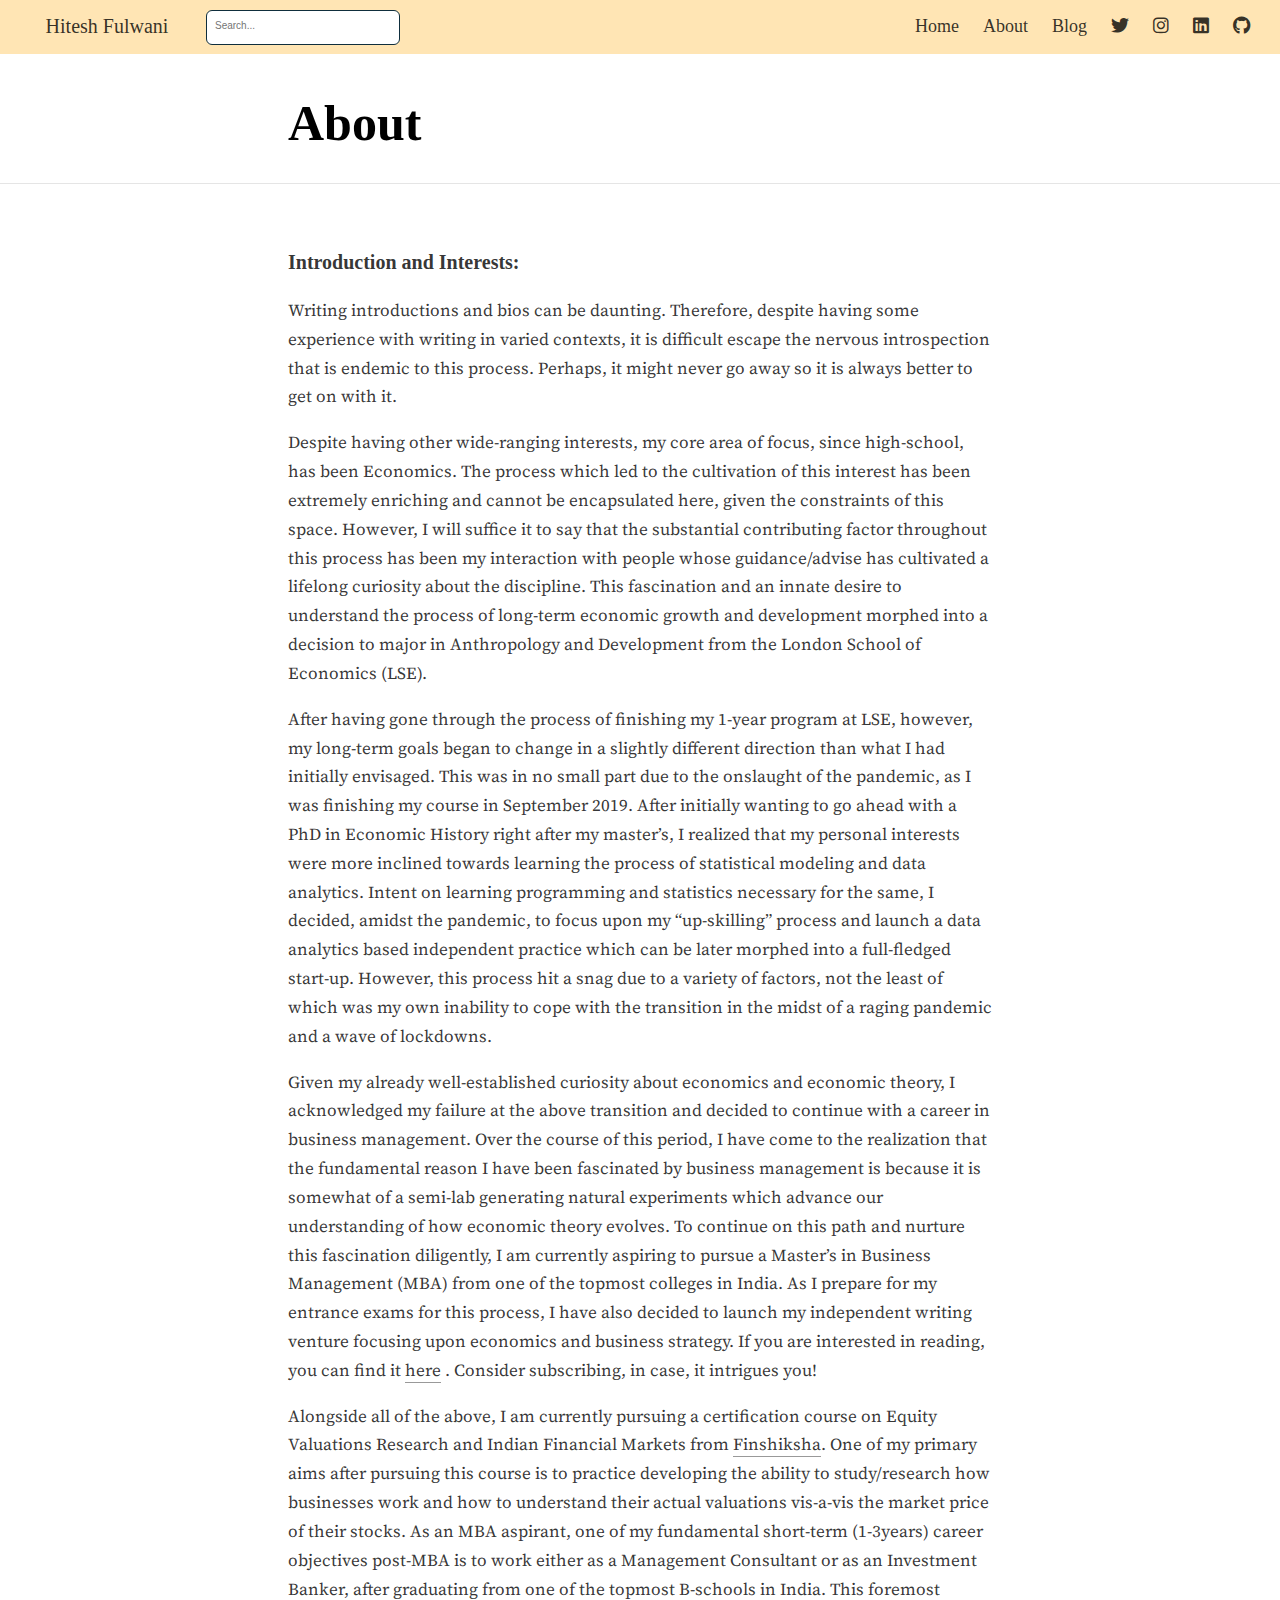
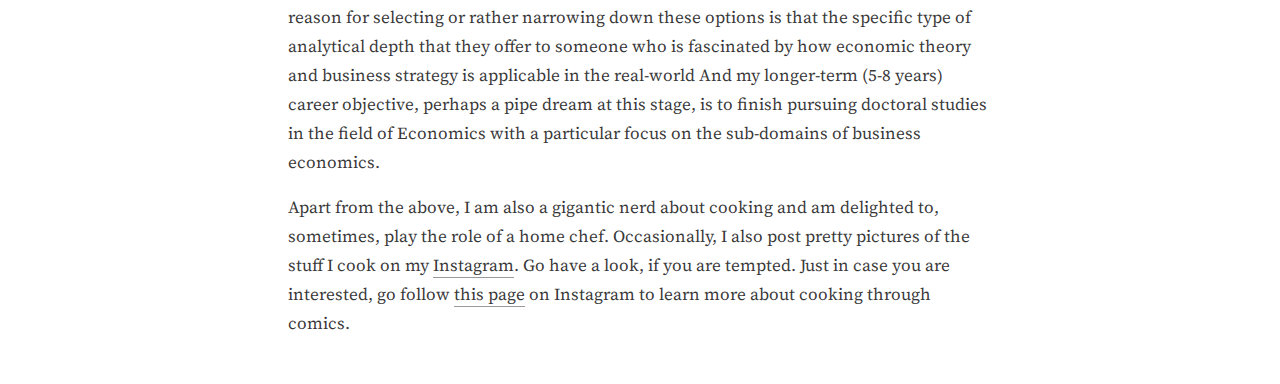
<file: docs/about.html>
<!DOCTYPE html>

<html xmlns="http://www.w3.org/1999/xhtml" lang="" xml:lang="">

<head>
  <meta charset="utf-8"/>
  <meta name="viewport" content="width=device-width, initial-scale=1"/>
  <meta http-equiv="X-UA-Compatible" content="IE=Edge,chrome=1"/>
  <meta name="generator" content="distill" />

  <style type="text/css">
  /* Hide doc at startup (prevent jankiness while JS renders/transforms) */
  body {
    visibility: hidden;
  }
  </style>

 <!--radix_placeholder_import_source-->
 <!--/radix_placeholder_import_source-->

<style type="text/css">code{white-space: pre;}</style>
<style type="text/css" data-origin="pandoc">
pre > code.sourceCode { white-space: pre; position: relative; }
pre > code.sourceCode > span { display: inline-block; line-height: 1.25; }
pre > code.sourceCode > span:empty { height: 1.2em; }
.sourceCode { overflow: visible; }
code.sourceCode > span { color: inherit; text-decoration: inherit; }
div.sourceCode { margin: 1em 0; }
pre.sourceCode { margin: 0; }
@media screen {
div.sourceCode { overflow: auto; }
}
@media print {
pre > code.sourceCode { white-space: pre-wrap; }
pre > code.sourceCode > span { text-indent: -5em; padding-left: 5em; }
}
pre.numberSource code
  { counter-reset: source-line 0; }
pre.numberSource code > span
  { position: relative; left: -4em; counter-increment: source-line; }
pre.numberSource code > span > a:first-child::before
  { content: counter(source-line);
    position: relative; left: -1em; text-align: right; vertical-align: baseline;
    border: none; display: inline-block;
    -webkit-touch-callout: none; -webkit-user-select: none;
    -khtml-user-select: none; -moz-user-select: none;
    -ms-user-select: none; user-select: none;
    padding: 0 4px; width: 4em;
    color: #aaaaaa;
  }
pre.numberSource { margin-left: 3em; border-left: 1px solid #aaaaaa;  padding-left: 4px; }
div.sourceCode
  {   }
@media screen {
pre > code.sourceCode > span > a:first-child::before { text-decoration: underline; }
}
code span.al { color: #ad0000; } /* Alert */
code span.an { color: #5e5e5e; } /* Annotation */
code span.at { color: #20794d; } /* Attribute */
code span.bn { color: #ad0000; } /* BaseN */
code span.bu { } /* BuiltIn */
code span.cf { color: #007ba5; } /* ControlFlow */
code span.ch { color: #20794d; } /* Char */
code span.cn { color: #8f5902; } /* Constant */
code span.co { color: #5e5e5e; } /* Comment */
code span.cv { color: #5e5e5e; font-style: italic; } /* CommentVar */
code span.do { color: #5e5e5e; font-style: italic; } /* Documentation */
code span.dt { color: #ad0000; } /* DataType */
code span.dv { color: #ad0000; } /* DecVal */
code span.er { color: #ad0000; } /* Error */
code span.ex { } /* Extension */
code span.fl { color: #ad0000; } /* Float */
code span.fu { color: #4758ab; } /* Function */
code span.im { } /* Import */
code span.in { color: #5e5e5e; } /* Information */
code span.kw { color: #007ba5; } /* Keyword */
code span.op { color: #5e5e5e; } /* Operator */
code span.ot { color: #007ba5; } /* Other */
code span.pp { color: #ad0000; } /* Preprocessor */
code span.sc { color: #20794d; } /* SpecialChar */
code span.ss { color: #20794d; } /* SpecialString */
code span.st { color: #20794d; } /* String */
code span.va { color: #111111; } /* Variable */
code span.vs { color: #20794d; } /* VerbatimString */
code span.wa { color: #5e5e5e; font-style: italic; } /* Warning */
</style>

  <!--radix_placeholder_meta_tags-->
  <title>Hitesh Fulwani: About</title>




  <!--  https://developers.facebook.com/docs/sharing/webmasters#markup -->
  <meta property="og:title" content="Hitesh Fulwani: About"/>
  <meta property="og:type" content="article"/>
  <meta property="og:locale" content="en_US"/>
  <meta property="og:site_name" content="Hitesh Fulwani"/>

  <!--  https://dev.twitter.com/cards/types/summary -->
  <meta property="twitter:card" content="summary"/>
  <meta property="twitter:title" content="Hitesh Fulwani: About"/>

  <!--/radix_placeholder_meta_tags-->
  <!--radix_placeholder_rmarkdown_metadata-->

  <script type="text/json" id="radix-rmarkdown-metadata">
  {"type":"list","attributes":{"names":{"type":"character","attributes":{},"value":["title"]}},"value":[{"type":"character","attributes":{},"value":["About"]}]}
  </script>
  <!--/radix_placeholder_rmarkdown_metadata-->
  <!--radix_placeholder_navigation_in_header-->
  <meta name="distill:offset" content=""/>

  <script type="application/javascript">

    window.headroom_prevent_pin = false;

    window.document.addEventListener("DOMContentLoaded", function (event) {

      // initialize headroom for banner
      var header = $('header').get(0);
      var headerHeight = header.offsetHeight;
      var headroom = new Headroom(header, {
        tolerance: 5,
        onPin : function() {
          if (window.headroom_prevent_pin) {
            window.headroom_prevent_pin = false;
            headroom.unpin();
          }
        }
      });
      headroom.init();
      if(window.location.hash)
        headroom.unpin();
      $(header).addClass('headroom--transition');

      // offset scroll location for banner on hash change
      // (see: https://github.com/WickyNilliams/headroom.js/issues/38)
      window.addEventListener("hashchange", function(event) {
        window.scrollTo(0, window.pageYOffset - (headerHeight + 25));
      });

      // responsive menu
      $('.distill-site-header').each(function(i, val) {
        var topnav = $(this);
        var toggle = topnav.find('.nav-toggle');
        toggle.on('click', function() {
          topnav.toggleClass('responsive');
        });
      });

      // nav dropdowns
      $('.nav-dropbtn').click(function(e) {
        $(this).next('.nav-dropdown-content').toggleClass('nav-dropdown-active');
        $(this).parent().siblings('.nav-dropdown')
           .children('.nav-dropdown-content').removeClass('nav-dropdown-active');
      });
      $("body").click(function(e){
        $('.nav-dropdown-content').removeClass('nav-dropdown-active');
      });
      $(".nav-dropdown").click(function(e){
        e.stopPropagation();
      });
    });
  </script>

  <style type="text/css">

  /* Theme (user-documented overrideables for nav appearance) */

  .distill-site-nav {
    color: rgba(255, 255, 255, 0.8);
    background-color: #0F2E3D;
    font-size: 15px;
    font-weight: 300;
  }

  .distill-site-nav a {
    color: inherit;
    text-decoration: none;
  }

  .distill-site-nav a:hover {
    color: white;
  }

  @media print {
    .distill-site-nav {
      display: none;
    }
  }

  .distill-site-header {

  }

  .distill-site-footer {

  }


  /* Site Header */

  .distill-site-header {
    width: 100%;
    box-sizing: border-box;
    z-index: 3;
  }

  .distill-site-header .nav-left {
    display: inline-block;
    margin-left: 8px;
  }

  @media screen and (max-width: 768px) {
    .distill-site-header .nav-left {
      margin-left: 0;
    }
  }


  .distill-site-header .nav-right {
    float: right;
    margin-right: 8px;
  }

  .distill-site-header a,
  .distill-site-header .title {
    display: inline-block;
    text-align: center;
    padding: 14px 10px 14px 10px;
  }

  .distill-site-header .title {
    font-size: 18px;
    min-width: 150px;
  }

  .distill-site-header .logo {
    padding: 0;
  }

  .distill-site-header .logo img {
    display: none;
    max-height: 20px;
    width: auto;
    margin-bottom: -4px;
  }

  .distill-site-header .nav-image img {
    max-height: 18px;
    width: auto;
    display: inline-block;
    margin-bottom: -3px;
  }



  @media screen and (min-width: 1000px) {
    .distill-site-header .logo img {
      display: inline-block;
    }
    .distill-site-header .nav-left {
      margin-left: 20px;
    }
    .distill-site-header .nav-right {
      margin-right: 20px;
    }
    .distill-site-header .title {
      padding-left: 12px;
    }
  }


  .distill-site-header .nav-toggle {
    display: none;
  }

  .nav-dropdown {
    display: inline-block;
    position: relative;
  }

  .nav-dropdown .nav-dropbtn {
    border: none;
    outline: none;
    color: rgba(255, 255, 255, 0.8);
    padding: 16px 10px;
    background-color: transparent;
    font-family: inherit;
    font-size: inherit;
    font-weight: inherit;
    margin: 0;
    margin-top: 1px;
    z-index: 2;
  }

  .nav-dropdown-content {
    display: none;
    position: absolute;
    background-color: white;
    min-width: 200px;
    border: 1px solid rgba(0,0,0,0.15);
    border-radius: 4px;
    box-shadow: 0px 8px 16px 0px rgba(0,0,0,0.1);
    z-index: 1;
    margin-top: 2px;
    white-space: nowrap;
    padding-top: 4px;
    padding-bottom: 4px;
  }

  .nav-dropdown-content hr {
    margin-top: 4px;
    margin-bottom: 4px;
    border: none;
    border-bottom: 1px solid rgba(0, 0, 0, 0.1);
  }

  .nav-dropdown-active {
    display: block;
  }

  .nav-dropdown-content a, .nav-dropdown-content .nav-dropdown-header {
    color: black;
    padding: 6px 24px;
    text-decoration: none;
    display: block;
    text-align: left;
  }

  .nav-dropdown-content .nav-dropdown-header {
    display: block;
    padding: 5px 24px;
    padding-bottom: 0;
    text-transform: uppercase;
    font-size: 14px;
    color: #999999;
    white-space: nowrap;
  }

  .nav-dropdown:hover .nav-dropbtn {
    color: white;
  }

  .nav-dropdown-content a:hover {
    background-color: #ddd;
    color: black;
  }

  .nav-right .nav-dropdown-content {
    margin-left: -45%;
    right: 0;
  }

  @media screen and (max-width: 768px) {
    .distill-site-header a, .distill-site-header .nav-dropdown  {display: none;}
    .distill-site-header a.nav-toggle {
      float: right;
      display: block;
    }
    .distill-site-header .title {
      margin-left: 0;
    }
    .distill-site-header .nav-right {
      margin-right: 0;
    }
    .distill-site-header {
      overflow: hidden;
    }
    .nav-right .nav-dropdown-content {
      margin-left: 0;
    }
  }


  @media screen and (max-width: 768px) {
    .distill-site-header.responsive {position: relative; min-height: 500px; }
    .distill-site-header.responsive a.nav-toggle {
      position: absolute;
      right: 0;
      top: 0;
    }
    .distill-site-header.responsive a,
    .distill-site-header.responsive .nav-dropdown {
      display: block;
      text-align: left;
    }
    .distill-site-header.responsive .nav-left,
    .distill-site-header.responsive .nav-right {
      width: 100%;
    }
    .distill-site-header.responsive .nav-dropdown {float: none;}
    .distill-site-header.responsive .nav-dropdown-content {position: relative;}
    .distill-site-header.responsive .nav-dropdown .nav-dropbtn {
      display: block;
      width: 100%;
      text-align: left;
    }
  }

  /* Site Footer */

  .distill-site-footer {
    width: 100%;
    overflow: hidden;
    box-sizing: border-box;
    z-index: 3;
    margin-top: 30px;
    padding-top: 30px;
    padding-bottom: 30px;
    text-align: center;
  }

  /* Headroom */

  d-title {
    padding-top: 6rem;
  }

  @media print {
    d-title {
      padding-top: 4rem;
    }
  }

  .headroom {
    z-index: 1000;
    position: fixed;
    top: 0;
    left: 0;
    right: 0;
  }

  .headroom--transition {
    transition: all .4s ease-in-out;
  }

  .headroom--unpinned {
    top: -100px;
  }

  .headroom--pinned {
    top: 0;
  }

  /* adjust viewport for navbar height */
  /* helps vertically center bootstrap (non-distill) content */
  .min-vh-100 {
    min-height: calc(100vh - 100px) !important;
  }

  </style>

  <script src="site_libs/jquery-1.11.3/jquery.min.js"></script>
  <link href="site_libs/font-awesome-5.1.0/css/all.css" rel="stylesheet"/>
  <link href="site_libs/font-awesome-5.1.0/css/v4-shims.css" rel="stylesheet"/>
  <script src="site_libs/headroom-0.9.4/headroom.min.js"></script>
  <script src="site_libs/autocomplete-0.37.1/autocomplete.min.js"></script>
  <script src="site_libs/fuse-6.4.1/fuse.min.js"></script>

  <script type="application/javascript">

  function getMeta(metaName) {
    var metas = document.getElementsByTagName('meta');
    for (let i = 0; i < metas.length; i++) {
      if (metas[i].getAttribute('name') === metaName) {
        return metas[i].getAttribute('content');
      }
    }
    return '';
  }

  function offsetURL(url) {
    var offset = getMeta('distill:offset');
    return offset ? offset + '/' + url : url;
  }

  function createFuseIndex() {

    // create fuse index
    var options = {
      keys: [
        { name: 'title', weight: 20 },
        { name: 'categories', weight: 15 },
        { name: 'description', weight: 10 },
        { name: 'contents', weight: 5 },
      ],
      ignoreLocation: true,
      threshold: 0
    };
    var fuse = new window.Fuse([], options);

    // fetch the main search.json
    return fetch(offsetURL('search.json'))
      .then(function(response) {
        if (response.status == 200) {
          return response.json().then(function(json) {
            // index main articles
            json.articles.forEach(function(article) {
              fuse.add(article);
            });
            // download collections and index their articles
            return Promise.all(json.collections.map(function(collection) {
              return fetch(offsetURL(collection)).then(function(response) {
                if (response.status === 200) {
                  return response.json().then(function(articles) {
                    articles.forEach(function(article) {
                      fuse.add(article);
                    });
                  })
                } else {
                  return Promise.reject(
                    new Error('Unexpected status from search index request: ' +
                              response.status)
                  );
                }
              });
            })).then(function() {
              return fuse;
            });
          });

        } else {
          return Promise.reject(
            new Error('Unexpected status from search index request: ' +
                        response.status)
          );
        }
      });
  }

  window.document.addEventListener("DOMContentLoaded", function (event) {

    // get search element (bail if we don't have one)
    var searchEl = window.document.getElementById('distill-search');
    if (!searchEl)
      return;

    createFuseIndex()
      .then(function(fuse) {

        // make search box visible
        searchEl.classList.remove('hidden');

        // initialize autocomplete
        var options = {
          autoselect: true,
          hint: false,
          minLength: 2,
        };
        window.autocomplete(searchEl, options, [{
          source: function(query, callback) {
            const searchOptions = {
              isCaseSensitive: false,
              shouldSort: true,
              minMatchCharLength: 2,
              limit: 10,
            };
            var results = fuse.search(query, searchOptions);
            callback(results
              .map(function(result) { return result.item; })
            );
          },
          templates: {
            suggestion: function(suggestion) {
              var img = suggestion.preview && Object.keys(suggestion.preview).length > 0
                ? `<img src="${offsetURL(suggestion.preview)}"</img>`
                : '';
              var html = `
                <div class="search-item">
                  <h3>${suggestion.title}</h3>
                  <div class="search-item-description">
                    ${suggestion.description || ''}
                  </div>
                  <div class="search-item-preview">
                    ${img}
                  </div>
                </div>
              `;
              return html;
            }
          }
        }]).on('autocomplete:selected', function(event, suggestion) {
          window.location.href = offsetURL(suggestion.path);
        });
        // remove inline display style on autocompleter (we want to
        // manage responsive display via css)
        $('.algolia-autocomplete').css("display", "");
      })
      .catch(function(error) {
        console.log(error);
      });

  });

  </script>

  <style type="text/css">

  .nav-search {
    font-size: x-small;
  }

  /* Algolioa Autocomplete */

  .algolia-autocomplete {
    display: inline-block;
    margin-left: 10px;
    vertical-align: sub;
    background-color: white;
    color: black;
    padding: 6px;
    padding-top: 8px;
    padding-bottom: 0;
    border-radius: 6px;
    border: 1px #0F2E3D solid;
    width: 180px;
  }


  @media screen and (max-width: 768px) {
    .distill-site-nav .algolia-autocomplete {
      display: none;
      visibility: hidden;
    }
    .distill-site-nav.responsive .algolia-autocomplete {
      display: inline-block;
      visibility: visible;
    }
    .distill-site-nav.responsive .algolia-autocomplete .aa-dropdown-menu {
      margin-left: 0;
      width: 400px;
      max-height: 400px;
    }
  }

  .algolia-autocomplete .aa-input, .algolia-autocomplete .aa-hint {
    width: 90%;
    outline: none;
    border: none;
  }

  .algolia-autocomplete .aa-hint {
    color: #999;
  }
  .algolia-autocomplete .aa-dropdown-menu {
    width: 550px;
    max-height: 70vh;
    overflow-x: visible;
    overflow-y: scroll;
    padding: 5px;
    margin-top: 3px;
    margin-left: -150px;
    background-color: #fff;
    border-radius: 5px;
    border: 1px solid #999;
    border-top: none;
  }

  .algolia-autocomplete .aa-dropdown-menu .aa-suggestion {
    cursor: pointer;
    padding: 5px 4px;
    border-bottom: 1px solid #eee;
  }

  .algolia-autocomplete .aa-dropdown-menu .aa-suggestion:last-of-type {
    border-bottom: none;
    margin-bottom: 2px;
  }

  .algolia-autocomplete .aa-dropdown-menu .aa-suggestion .search-item {
    overflow: hidden;
    font-size: 0.8em;
    line-height: 1.4em;
  }

  .algolia-autocomplete .aa-dropdown-menu .aa-suggestion .search-item h3 {
    font-size: 1rem;
    margin-block-start: 0;
    margin-block-end: 5px;
  }

  .algolia-autocomplete .aa-dropdown-menu .aa-suggestion .search-item-description {
    display: inline-block;
    overflow: hidden;
    height: 2.8em;
    width: 80%;
    margin-right: 4%;
  }

  .algolia-autocomplete .aa-dropdown-menu .aa-suggestion .search-item-preview {
    display: inline-block;
    width: 15%;
  }

  .algolia-autocomplete .aa-dropdown-menu .aa-suggestion .search-item-preview img {
    height: 3em;
    width: auto;
    display: none;
  }

  .algolia-autocomplete .aa-dropdown-menu .aa-suggestion .search-item-preview img[src] {
    display: initial;
  }

  .algolia-autocomplete .aa-dropdown-menu .aa-suggestion.aa-cursor {
    background-color: #eee;
  }
  .algolia-autocomplete .aa-dropdown-menu .aa-suggestion em {
    font-weight: bold;
    font-style: normal;
  }

  </style>


  <!--/radix_placeholder_navigation_in_header-->
  <!--radix_placeholder_distill-->

  <style type="text/css">

  body {
    background-color: white;
  }

  .pandoc-table {
    width: 100%;
  }

  .pandoc-table>caption {
    margin-bottom: 10px;
  }

  .pandoc-table th:not([align]) {
    text-align: left;
  }

  .pagedtable-footer {
    font-size: 15px;
  }

  d-byline .byline {
    grid-template-columns: 2fr 2fr;
  }

  d-byline .byline h3 {
    margin-block-start: 1.5em;
  }

  d-byline .byline .authors-affiliations h3 {
    margin-block-start: 0.5em;
  }

  .authors-affiliations .orcid-id {
    width: 16px;
    height:16px;
    margin-left: 4px;
    margin-right: 4px;
    vertical-align: middle;
    padding-bottom: 2px;
  }

  d-title .dt-tags {
    margin-top: 1em;
    grid-column: text;
  }

  .dt-tags .dt-tag {
    text-decoration: none;
    display: inline-block;
    color: rgba(0,0,0,0.6);
    padding: 0em 0.4em;
    margin-right: 0.5em;
    margin-bottom: 0.4em;
    font-size: 70%;
    border: 1px solid rgba(0,0,0,0.2);
    border-radius: 3px;
    text-transform: uppercase;
    font-weight: 500;
  }

  d-article table.gt_table td,
  d-article table.gt_table th {
    border-bottom: none;
  }

  .html-widget {
    margin-bottom: 2.0em;
  }

  .l-screen-inset {
    padding-right: 16px;
  }

  .l-screen .caption {
    margin-left: 10px;
  }

  .shaded {
    background: rgb(247, 247, 247);
    padding-top: 20px;
    padding-bottom: 20px;
    border-top: 1px solid rgba(0, 0, 0, 0.1);
    border-bottom: 1px solid rgba(0, 0, 0, 0.1);
  }

  .shaded .html-widget {
    margin-bottom: 0;
    border: 1px solid rgba(0, 0, 0, 0.1);
  }

  .shaded .shaded-content {
    background: white;
  }

  .text-output {
    margin-top: 0;
    line-height: 1.5em;
  }

  .hidden {
    display: none !important;
  }

  d-article {
    padding-top: 2.5rem;
    padding-bottom: 30px;
  }

  d-appendix {
    padding-top: 30px;
  }

  d-article>p>img {
    width: 100%;
  }

  d-article h2 {
    margin: 1rem 0 1.5rem 0;
  }

  d-article h3 {
    margin-top: 1.5rem;
  }

  d-article iframe {
    border: 1px solid rgba(0, 0, 0, 0.1);
    margin-bottom: 2.0em;
    width: 100%;
  }

  /* Tweak code blocks */

  d-article div.sourceCode code,
  d-article pre code {
    font-family: Consolas, Monaco, 'Andale Mono', 'Ubuntu Mono', monospace;
  }

  d-article pre,
  d-article div.sourceCode,
  d-article div.sourceCode pre {
    overflow: auto;
  }

  d-article div.sourceCode {
    background-color: white;
  }

  d-article div.sourceCode pre {
    padding-left: 10px;
    font-size: 12px;
    border-left: 2px solid rgba(0,0,0,0.1);
  }

  d-article pre {
    font-size: 12px;
    color: black;
    background: none;
    margin-top: 0;
    text-align: left;
    white-space: pre;
    word-spacing: normal;
    word-break: normal;
    word-wrap: normal;
    line-height: 1.5;

    -moz-tab-size: 4;
    -o-tab-size: 4;
    tab-size: 4;

    -webkit-hyphens: none;
    -moz-hyphens: none;
    -ms-hyphens: none;
    hyphens: none;
  }

  d-article pre a {
    border-bottom: none;
  }

  d-article pre a:hover {
    border-bottom: none;
    text-decoration: underline;
  }

  d-article details {
    grid-column: text;
    margin-bottom: 0.8em;
  }

  @media(min-width: 768px) {

  d-article pre,
  d-article div.sourceCode,
  d-article div.sourceCode pre {
    overflow: visible !important;
  }

  d-article div.sourceCode pre {
    padding-left: 18px;
    font-size: 14px;
  }

  d-article pre {
    font-size: 14px;
  }

  }

  figure img.external {
    background: white;
    border: 1px solid rgba(0, 0, 0, 0.1);
    box-shadow: 0 1px 8px rgba(0, 0, 0, 0.1);
    padding: 18px;
    box-sizing: border-box;
  }

  /* CSS for d-contents */

  .d-contents {
    grid-column: text;
    color: rgba(0,0,0,0.8);
    font-size: 0.9em;
    padding-bottom: 1em;
    margin-bottom: 1em;
    padding-bottom: 0.5em;
    margin-bottom: 1em;
    padding-left: 0.25em;
    justify-self: start;
  }

  @media(min-width: 1000px) {
    .d-contents.d-contents-float {
      height: 0;
      grid-column-start: 1;
      grid-column-end: 4;
      justify-self: center;
      padding-right: 3em;
      padding-left: 2em;
    }
  }

  .d-contents nav h3 {
    font-size: 18px;
    margin-top: 0;
    margin-bottom: 1em;
  }

  .d-contents li {
    list-style-type: none
  }

  .d-contents nav > ul {
    padding-left: 0;
  }

  .d-contents ul {
    padding-left: 1em
  }

  .d-contents nav ul li {
    margin-top: 0.6em;
    margin-bottom: 0.2em;
  }

  .d-contents nav a {
    font-size: 13px;
    border-bottom: none;
    text-decoration: none
    color: rgba(0, 0, 0, 0.8);
  }

  .d-contents nav a:hover {
    text-decoration: underline solid rgba(0, 0, 0, 0.6)
  }

  .d-contents nav > ul > li > a {
    font-weight: 600;
  }

  .d-contents nav > ul > li > ul {
    font-weight: inherit;
  }

  .d-contents nav > ul > li > ul > li {
    margin-top: 0.2em;
  }


  .d-contents nav ul {
    margin-top: 0;
    margin-bottom: 0.25em;
  }

  .d-article-with-toc h2:nth-child(2) {
    margin-top: 0;
  }


  /* Figure */

  .figure {
    position: relative;
    margin-bottom: 2.5em;
    margin-top: 1.5em;
  }

  .figure img {
    width: 100%;
  }

  .figure .caption {
    color: rgba(0, 0, 0, 0.6);
    font-size: 12px;
    line-height: 1.5em;
  }

  .figure img.external {
    background: white;
    border: 1px solid rgba(0, 0, 0, 0.1);
    box-shadow: 0 1px 8px rgba(0, 0, 0, 0.1);
    padding: 18px;
    box-sizing: border-box;
  }

  .figure .caption a {
    color: rgba(0, 0, 0, 0.6);
  }

  .figure .caption b,
  .figure .caption strong, {
    font-weight: 600;
    color: rgba(0, 0, 0, 1.0);
  }

  /* Citations */

  d-article .citation {
    color: inherit;
    cursor: inherit;
  }

  div.hanging-indent{
    margin-left: 1em; text-indent: -1em;
  }

  /* Citation hover box */

  .tippy-box[data-theme~=light-border] {
    background-color: rgba(250, 250, 250, 0.95);
  }

  .tippy-content > p {
    margin-bottom: 0;
    padding: 2px;
  }


  /* Tweak 1000px media break to show more text */

  @media(min-width: 1000px) {
    .base-grid,
    distill-header,
    d-title,
    d-abstract,
    d-article,
    d-appendix,
    distill-appendix,
    d-byline,
    d-footnote-list,
    d-citation-list,
    distill-footer {
      grid-template-columns: [screen-start] 1fr [page-start kicker-start] 80px [middle-start] 50px [text-start kicker-end] 65px 65px 65px 65px 65px 65px 65px 65px [text-end gutter-start] 65px [middle-end] 65px [page-end gutter-end] 1fr [screen-end];
      grid-column-gap: 16px;
    }

    .grid {
      grid-column-gap: 16px;
    }

    d-article {
      font-size: 1.06rem;
      line-height: 1.7em;
    }
    figure .caption, .figure .caption, figure figcaption {
      font-size: 13px;
    }
  }

  @media(min-width: 1180px) {
    .base-grid,
    distill-header,
    d-title,
    d-abstract,
    d-article,
    d-appendix,
    distill-appendix,
    d-byline,
    d-footnote-list,
    d-citation-list,
    distill-footer {
      grid-template-columns: [screen-start] 1fr [page-start kicker-start] 60px [middle-start] 60px [text-start kicker-end] 60px 60px 60px 60px 60px 60px 60px 60px [text-end gutter-start] 60px [middle-end] 60px [page-end gutter-end] 1fr [screen-end];
      grid-column-gap: 32px;
    }

    .grid {
      grid-column-gap: 32px;
    }
  }


  /* Get the citation styles for the appendix (not auto-injected on render since
     we do our own rendering of the citation appendix) */

  d-appendix .citation-appendix,
  .d-appendix .citation-appendix {
    font-size: 11px;
    line-height: 15px;
    border-left: 1px solid rgba(0, 0, 0, 0.1);
    padding-left: 18px;
    border: 1px solid rgba(0,0,0,0.1);
    background: rgba(0, 0, 0, 0.02);
    padding: 10px 18px;
    border-radius: 3px;
    color: rgba(150, 150, 150, 1);
    overflow: hidden;
    margin-top: -12px;
    white-space: pre-wrap;
    word-wrap: break-word;
  }

  /* Include appendix styles here so they can be overridden */

  d-appendix {
    contain: layout style;
    font-size: 0.8em;
    line-height: 1.7em;
    margin-top: 60px;
    margin-bottom: 0;
    border-top: 1px solid rgba(0, 0, 0, 0.1);
    color: rgba(0,0,0,0.5);
    padding-top: 60px;
    padding-bottom: 48px;
  }

  d-appendix h3 {
    grid-column: page-start / text-start;
    font-size: 15px;
    font-weight: 500;
    margin-top: 1em;
    margin-bottom: 0;
    color: rgba(0,0,0,0.65);
  }

  d-appendix h3 + * {
    margin-top: 1em;
  }

  d-appendix ol {
    padding: 0 0 0 15px;
  }

  @media (min-width: 768px) {
    d-appendix ol {
      padding: 0 0 0 30px;
      margin-left: -30px;
    }
  }

  d-appendix li {
    margin-bottom: 1em;
  }

  d-appendix a {
    color: rgba(0, 0, 0, 0.6);
  }

  d-appendix > * {
    grid-column: text;
  }

  d-appendix > d-footnote-list,
  d-appendix > d-citation-list,
  d-appendix > distill-appendix {
    grid-column: screen;
  }

  /* Include footnote styles here so they can be overridden */

  d-footnote-list {
    contain: layout style;
  }

  d-footnote-list > * {
    grid-column: text;
  }

  d-footnote-list a.footnote-backlink {
    color: rgba(0,0,0,0.3);
    padding-left: 0.5em;
  }



  /* Anchor.js */

  .anchorjs-link {
    /*transition: all .25s linear; */
    text-decoration: none;
    border-bottom: none;
  }
  *:hover > .anchorjs-link {
    margin-left: -1.125em !important;
    text-decoration: none;
    border-bottom: none;
  }

  /* Social footer */

  .social_footer {
    margin-top: 30px;
    margin-bottom: 0;
    color: rgba(0,0,0,0.67);
  }

  .disqus-comments {
    margin-right: 30px;
  }

  .disqus-comment-count {
    border-bottom: 1px solid rgba(0, 0, 0, 0.4);
    cursor: pointer;
  }

  #disqus_thread {
    margin-top: 30px;
  }

  .article-sharing a {
    border-bottom: none;
    margin-right: 8px;
  }

  .article-sharing a:hover {
    border-bottom: none;
  }

  .sidebar-section.subscribe {
    font-size: 12px;
    line-height: 1.6em;
  }

  .subscribe p {
    margin-bottom: 0.5em;
  }


  .article-footer .subscribe {
    font-size: 15px;
    margin-top: 45px;
  }


  .sidebar-section.custom {
    font-size: 12px;
    line-height: 1.6em;
  }

  .custom p {
    margin-bottom: 0.5em;
  }

  /* Styles for listing layout (hide title) */
  .layout-listing d-title, .layout-listing .d-title {
    display: none;
  }

  /* Styles for posts lists (not auto-injected) */


  .posts-with-sidebar {
    padding-left: 45px;
    padding-right: 45px;
  }

  .posts-list .description h2,
  .posts-list .description p {
    font-family: -apple-system, BlinkMacSystemFont, "Segoe UI", Roboto, Oxygen, Ubuntu, Cantarell, "Fira Sans", "Droid Sans", "Helvetica Neue", Arial, sans-serif;
  }

  .posts-list .description h2 {
    font-weight: 700;
    border-bottom: none;
    padding-bottom: 0;
  }

  .posts-list h2.post-tag {
    border-bottom: 1px solid rgba(0, 0, 0, 0.2);
    padding-bottom: 12px;
  }
  .posts-list {
    margin-top: 60px;
    margin-bottom: 24px;
  }

  .posts-list .post-preview {
    text-decoration: none;
    overflow: hidden;
    display: block;
    border-bottom: 1px solid rgba(0, 0, 0, 0.1);
    padding: 24px 0;
  }

  .post-preview-last {
    border-bottom: none !important;
  }

  .posts-list .posts-list-caption {
    grid-column: screen;
    font-weight: 400;
  }

  .posts-list .post-preview h2 {
    margin: 0 0 6px 0;
    line-height: 1.2em;
    font-style: normal;
    font-size: 24px;
  }

  .posts-list .post-preview p {
    margin: 0 0 12px 0;
    line-height: 1.4em;
    font-size: 16px;
  }

  .posts-list .post-preview .thumbnail {
    box-sizing: border-box;
    margin-bottom: 24px;
    position: relative;
    max-width: 500px;
  }
  .posts-list .post-preview img {
    width: 100%;
    display: block;
  }

  .posts-list .metadata {
    font-size: 12px;
    line-height: 1.4em;
    margin-bottom: 18px;
  }

  .posts-list .metadata > * {
    display: inline-block;
  }

  .posts-list .metadata .publishedDate {
    margin-right: 2em;
  }

  .posts-list .metadata .dt-authors {
    display: block;
    margin-top: 0.3em;
    margin-right: 2em;
  }

  .posts-list .dt-tags {
    display: block;
    line-height: 1em;
  }

  .posts-list .dt-tags .dt-tag {
    display: inline-block;
    color: rgba(0,0,0,0.6);
    padding: 0.3em 0.4em;
    margin-right: 0.2em;
    margin-bottom: 0.4em;
    font-size: 60%;
    border: 1px solid rgba(0,0,0,0.2);
    border-radius: 3px;
    text-transform: uppercase;
    font-weight: 500;
  }

  .posts-list img {
    opacity: 1;
  }

  .posts-list img[data-src] {
    opacity: 0;
  }

  .posts-more {
    clear: both;
  }


  .posts-sidebar {
    font-size: 16px;
  }

  .posts-sidebar h3 {
    font-size: 16px;
    margin-top: 0;
    margin-bottom: 0.5em;
    font-weight: 400;
    text-transform: uppercase;
  }

  .sidebar-section {
    margin-bottom: 30px;
  }

  .categories ul {
    list-style-type: none;
    margin: 0;
    padding: 0;
  }

  .categories li {
    color: rgba(0, 0, 0, 0.8);
    margin-bottom: 0;
  }

  .categories li>a {
    border-bottom: none;
  }

  .categories li>a:hover {
    border-bottom: 1px solid rgba(0, 0, 0, 0.4);
  }

  .categories .active {
    font-weight: 600;
  }

  .categories .category-count {
    color: rgba(0, 0, 0, 0.4);
  }


  @media(min-width: 768px) {
    .posts-list .post-preview h2 {
      font-size: 26px;
    }
    .posts-list .post-preview .thumbnail {
      float: right;
      width: 30%;
      margin-bottom: 0;
    }
    .posts-list .post-preview .description {
      float: left;
      width: 45%;
    }
    .posts-list .post-preview .metadata {
      float: left;
      width: 20%;
      margin-top: 8px;
    }
    .posts-list .post-preview p {
      margin: 0 0 12px 0;
      line-height: 1.5em;
      font-size: 16px;
    }
    .posts-with-sidebar .posts-list {
      float: left;
      width: 75%;
    }
    .posts-with-sidebar .posts-sidebar {
      float: right;
      width: 20%;
      margin-top: 60px;
      padding-top: 24px;
      padding-bottom: 24px;
    }
  }


  /* Improve display for browsers without grid (IE/Edge <= 15) */

  .downlevel {
    line-height: 1.6em;
    font-family: -apple-system, BlinkMacSystemFont, "Segoe UI", Roboto, Oxygen, Ubuntu, Cantarell, "Fira Sans", "Droid Sans", "Helvetica Neue", Arial, sans-serif;
    margin: 0;
  }

  .downlevel .d-title {
    padding-top: 6rem;
    padding-bottom: 1.5rem;
  }

  .downlevel .d-title h1 {
    font-size: 50px;
    font-weight: 700;
    line-height: 1.1em;
    margin: 0 0 0.5rem;
  }

  .downlevel .d-title p {
    font-weight: 300;
    font-size: 1.2rem;
    line-height: 1.55em;
    margin-top: 0;
  }

  .downlevel .d-byline {
    padding-top: 0.8em;
    padding-bottom: 0.8em;
    font-size: 0.8rem;
    line-height: 1.8em;
  }

  .downlevel .section-separator {
    border: none;
    border-top: 1px solid rgba(0, 0, 0, 0.1);
  }

  .downlevel .d-article {
    font-size: 1.06rem;
    line-height: 1.7em;
    padding-top: 1rem;
    padding-bottom: 2rem;
  }


  .downlevel .d-appendix {
    padding-left: 0;
    padding-right: 0;
    max-width: none;
    font-size: 0.8em;
    line-height: 1.7em;
    margin-bottom: 0;
    color: rgba(0,0,0,0.5);
    padding-top: 40px;
    padding-bottom: 48px;
  }

  .downlevel .footnotes ol {
    padding-left: 13px;
  }

  .downlevel .base-grid,
  .downlevel .distill-header,
  .downlevel .d-title,
  .downlevel .d-abstract,
  .downlevel .d-article,
  .downlevel .d-appendix,
  .downlevel .distill-appendix,
  .downlevel .d-byline,
  .downlevel .d-footnote-list,
  .downlevel .d-citation-list,
  .downlevel .distill-footer,
  .downlevel .appendix-bottom,
  .downlevel .posts-container {
    padding-left: 40px;
    padding-right: 40px;
  }

  @media(min-width: 768px) {
    .downlevel .base-grid,
    .downlevel .distill-header,
    .downlevel .d-title,
    .downlevel .d-abstract,
    .downlevel .d-article,
    .downlevel .d-appendix,
    .downlevel .distill-appendix,
    .downlevel .d-byline,
    .downlevel .d-footnote-list,
    .downlevel .d-citation-list,
    .downlevel .distill-footer,
    .downlevel .appendix-bottom,
    .downlevel .posts-container {
    padding-left: 150px;
    padding-right: 150px;
    max-width: 900px;
  }
  }

  .downlevel pre code {
    display: block;
    border-left: 2px solid rgba(0, 0, 0, .1);
    padding: 0 0 0 20px;
    font-size: 14px;
  }

  .downlevel code, .downlevel pre {
    color: black;
    background: none;
    font-family: Consolas, Monaco, 'Andale Mono', 'Ubuntu Mono', monospace;
    text-align: left;
    white-space: pre;
    word-spacing: normal;
    word-break: normal;
    word-wrap: normal;
    line-height: 1.5;

    -moz-tab-size: 4;
    -o-tab-size: 4;
    tab-size: 4;

    -webkit-hyphens: none;
    -moz-hyphens: none;
    -ms-hyphens: none;
    hyphens: none;
  }

  .downlevel .posts-list .post-preview {
    color: inherit;
  }



  </style>

  <script type="application/javascript">

  function is_downlevel_browser() {
    if (bowser.isUnsupportedBrowser({ msie: "12", msedge: "16"},
                                   window.navigator.userAgent)) {
      return true;
    } else {
      return window.load_distill_framework === undefined;
    }
  }

  // show body when load is complete
  function on_load_complete() {

    // add anchors
    if (window.anchors) {
      window.anchors.options.placement = 'left';
      window.anchors.add('d-article > h2, d-article > h3, d-article > h4, d-article > h5');
    }


    // set body to visible
    document.body.style.visibility = 'visible';

    // force redraw for leaflet widgets
    if (window.HTMLWidgets) {
      var maps = window.HTMLWidgets.findAll(".leaflet");
      $.each(maps, function(i, el) {
        var map = this.getMap();
        map.invalidateSize();
        map.eachLayer(function(layer) {
          if (layer instanceof L.TileLayer)
            layer.redraw();
        });
      });
    }

    // trigger 'shown' so htmlwidgets resize
    $('d-article').trigger('shown');
  }

  function init_distill() {

    init_common();

    // create front matter
    var front_matter = $('<d-front-matter></d-front-matter>');
    $('#distill-front-matter').wrap(front_matter);

    // create d-title
    $('.d-title').changeElementType('d-title');

    // create d-byline
    var byline = $('<d-byline></d-byline>');
    $('.d-byline').replaceWith(byline);

    // create d-article
    var article = $('<d-article></d-article>');
    $('.d-article').wrap(article).children().unwrap();

    // move posts container into article
    $('.posts-container').appendTo($('d-article'));

    // create d-appendix
    $('.d-appendix').changeElementType('d-appendix');

    // flag indicating that we have appendix items
    var appendix = $('.appendix-bottom').children('h3').length > 0;

    // replace footnotes with <d-footnote>
    $('.footnote-ref').each(function(i, val) {
      appendix = true;
      var href = $(this).attr('href');
      var id = href.replace('#', '');
      var fn = $('#' + id);
      var fn_p = $('#' + id + '>p');
      fn_p.find('.footnote-back').remove();
      var text = fn_p.html();
      var dtfn = $('<d-footnote></d-footnote>');
      dtfn.html(text);
      $(this).replaceWith(dtfn);
    });
    // remove footnotes
    $('.footnotes').remove();

    // move refs into #references-listing
    $('#references-listing').replaceWith($('#refs'));

    $('h1.appendix, h2.appendix').each(function(i, val) {
      $(this).changeElementType('h3');
    });
    $('h3.appendix').each(function(i, val) {
      var id = $(this).attr('id');
      $('.d-contents a[href="#' + id + '"]').parent().remove();
      appendix = true;
      $(this).nextUntil($('h1, h2, h3')).addBack().appendTo($('d-appendix'));
    });

    // show d-appendix if we have appendix content
    $("d-appendix").css('display', appendix ? 'grid' : 'none');

    // localize layout chunks to just output
    $('.layout-chunk').each(function(i, val) {

      // capture layout
      var layout = $(this).attr('data-layout');

      // apply layout to markdown level block elements
      var elements = $(this).children().not('details, div.sourceCode, pre, script');
      elements.each(function(i, el) {
        var layout_div = $('<div class="' + layout + '"></div>');
        if (layout_div.hasClass('shaded')) {
          var shaded_content = $('<div class="shaded-content"></div>');
          $(this).wrap(shaded_content);
          $(this).parent().wrap(layout_div);
        } else {
          $(this).wrap(layout_div);
        }
      });


      // unwrap the layout-chunk div
      $(this).children().unwrap();
    });

    // remove code block used to force  highlighting css
    $('.distill-force-highlighting-css').parent().remove();

    // remove empty line numbers inserted by pandoc when using a
    // custom syntax highlighting theme
    $('code.sourceCode a:empty').remove();

    // load distill framework
    load_distill_framework();

    // wait for window.distillRunlevel == 4 to do post processing
    function distill_post_process() {

      if (!window.distillRunlevel || window.distillRunlevel < 4)
        return;

      // hide author/affiliations entirely if we have no authors
      var front_matter = JSON.parse($("#distill-front-matter").html());
      var have_authors = front_matter.authors && front_matter.authors.length > 0;
      if (!have_authors)
        $('d-byline').addClass('hidden');

      // article with toc class
      $('.d-contents').parent().addClass('d-article-with-toc');

      // strip links that point to #
      $('.authors-affiliations').find('a[href="#"]').removeAttr('href');

      // add orcid ids
      $('.authors-affiliations').find('.author').each(function(i, el) {
        var orcid_id = front_matter.authors[i].orcidID;
        if (orcid_id) {
          var a = $('<a></a>');
          a.attr('href', 'https://orcid.org/' + orcid_id);
          var img = $('<img></img>');
          img.addClass('orcid-id');
          img.attr('alt', 'ORCID ID');
          img.attr('src','[data-uri]');
          a.append(img);
          $(this).append(a);
        }
      });

      // hide elements of author/affiliations grid that have no value
      function hide_byline_column(caption) {
        $('d-byline').find('h3:contains("' + caption + '")').parent().css('visibility', 'hidden');
      }

      // affiliations
      var have_affiliations = false;
      for (var i = 0; i<front_matter.authors.length; ++i) {
        var author = front_matter.authors[i];
        if (author.affiliation !== "&nbsp;") {
          have_affiliations = true;
          break;
        }
      }
      if (!have_affiliations)
        $('d-byline').find('h3:contains("Affiliations")').css('visibility', 'hidden');

      // published date
      if (!front_matter.publishedDate)
        hide_byline_column("Published");

      // document object identifier
      var doi = $('d-byline').find('h3:contains("DOI")');
      var doi_p = doi.next().empty();
      if (!front_matter.doi) {
        // if we have a citation and valid citationText then link to that
        if ($('#citation').length > 0 && front_matter.citationText) {
          doi.html('Citation');
          $('<a href="#citation"></a>')
            .text(front_matter.citationText)
            .appendTo(doi_p);
        } else {
          hide_byline_column("DOI");
        }
      } else {
        $('<a></a>')
           .attr('href', "https://doi.org/" + front_matter.doi)
           .html(front_matter.doi)
           .appendTo(doi_p);
      }

       // change plural form of authors/affiliations
      if (front_matter.authors.length === 1) {
        var grid = $('.authors-affiliations');
        grid.children('h3:contains("Authors")').text('Author');
        grid.children('h3:contains("Affiliations")').text('Affiliation');
      }

      // remove d-appendix and d-footnote-list local styles
      $('d-appendix > style:first-child').remove();
      $('d-footnote-list > style:first-child').remove();

      // move appendix-bottom entries to the bottom
      $('.appendix-bottom').appendTo('d-appendix').children().unwrap();
      $('.appendix-bottom').remove();

      // hoverable references
      $('span.citation[data-cites]').each(function() {
        var refHtml = $('#ref-' + $(this).attr('data-cites')).html();
        window.tippy(this, {
          allowHTML: true,
          content: refHtml,
          maxWidth: 500,
          interactive: true,
          interactiveBorder: 10,
          theme: 'light-border',
          placement: 'bottom-start'
        });
      });

      // clear polling timer
      clearInterval(tid);

      // show body now that everything is ready
      on_load_complete();
    }

    var tid = setInterval(distill_post_process, 50);
    distill_post_process();

  }

  function init_downlevel() {

    init_common();

     // insert hr after d-title
    $('.d-title').after($('<hr class="section-separator"/>'));

    // check if we have authors
    var front_matter = JSON.parse($("#distill-front-matter").html());
    var have_authors = front_matter.authors && front_matter.authors.length > 0;

    // manage byline/border
    if (!have_authors)
      $('.d-byline').remove();
    $('.d-byline').after($('<hr class="section-separator"/>'));
    $('.d-byline a').remove();

    // remove toc
    $('.d-contents').remove();

    // move appendix elements
    $('h1.appendix, h2.appendix').each(function(i, val) {
      $(this).changeElementType('h3');
    });
    $('h3.appendix').each(function(i, val) {
      $(this).nextUntil($('h1, h2, h3')).addBack().appendTo($('.d-appendix'));
    });


    // inject headers into references and footnotes
    var refs_header = $('<h3></h3>');
    refs_header.text('References');
    $('#refs').prepend(refs_header);

    var footnotes_header = $('<h3></h3');
    footnotes_header.text('Footnotes');
    $('.footnotes').children('hr').first().replaceWith(footnotes_header);

    // move appendix-bottom entries to the bottom
    $('.appendix-bottom').appendTo('.d-appendix').children().unwrap();
    $('.appendix-bottom').remove();

    // remove appendix if it's empty
    if ($('.d-appendix').children().length === 0)
      $('.d-appendix').remove();

    // prepend separator above appendix
    $('.d-appendix').before($('<hr class="section-separator" style="clear: both"/>'));

    // trim code
    $('pre>code').each(function(i, val) {
      $(this).html($.trim($(this).html()));
    });

    // move posts-container right before article
    $('.posts-container').insertBefore($('.d-article'));

    $('body').addClass('downlevel');

    on_load_complete();
  }


  function init_common() {

    // jquery plugin to change element types
    (function($) {
      $.fn.changeElementType = function(newType) {
        var attrs = {};

        $.each(this[0].attributes, function(idx, attr) {
          attrs[attr.nodeName] = attr.nodeValue;
        });

        this.replaceWith(function() {
          return $("<" + newType + "/>", attrs).append($(this).contents());
        });
      };
    })(jQuery);

    // prevent underline for linked images
    $('a > img').parent().css({'border-bottom' : 'none'});

    // mark non-body figures created by knitr chunks as 100% width
    $('.layout-chunk').each(function(i, val) {
      var figures = $(this).find('img, .html-widget');
      if ($(this).attr('data-layout') !== "l-body") {
        figures.css('width', '100%');
      } else {
        figures.css('max-width', '100%');
        figures.filter("[width]").each(function(i, val) {
          var fig = $(this);
          fig.css('width', fig.attr('width') + 'px');
        });

      }
    });

    // auto-append index.html to post-preview links in file: protocol
    // and in rstudio ide preview
    $('.post-preview').each(function(i, val) {
      if (window.location.protocol === "file:")
        $(this).attr('href', $(this).attr('href') + "index.html");
    });

    // get rid of index.html references in header
    if (window.location.protocol !== "file:") {
      $('.distill-site-header a[href]').each(function(i,val) {
        $(this).attr('href', $(this).attr('href').replace("index.html", "./"));
      });
    }

    // add class to pandoc style tables
    $('tr.header').parent('thead').parent('table').addClass('pandoc-table');
    $('.kable-table').children('table').addClass('pandoc-table');

    // add figcaption style to table captions
    $('caption').parent('table').addClass("figcaption");

    // initialize posts list
    if (window.init_posts_list)
      window.init_posts_list();

    // implmement disqus comment link
    $('.disqus-comment-count').click(function() {
      window.headroom_prevent_pin = true;
      $('#disqus_thread').toggleClass('hidden');
      if (!$('#disqus_thread').hasClass('hidden')) {
        var offset = $(this).offset();
        $(window).resize();
        $('html, body').animate({
          scrollTop: offset.top - 35
        });
      }
    });
  }

  document.addEventListener('DOMContentLoaded', function() {
    if (is_downlevel_browser())
      init_downlevel();
    else
      window.addEventListener('WebComponentsReady', init_distill);
  });

  </script>

  <style type="text/css">
  /* base variables */

  /* Edit the CSS properties in this file to create a custom
     Distill theme. Only edit values in the right column
     for each row; values shown are the CSS defaults.
     To return any property to the default,
     you may set its value to: unset
     All rows must end with a semi-colon.                      */

  /* Optional: embed custom fonts here with `@import`          */
  /* This must remain at the top of this file.                 */



  html {
    /*-- Main font sizes --*/
    --title-size:      50px;
    --body-size:       1.06rem;
    --code-size:       14px;
    --aside-size:      12px;
    --fig-cap-size:    13px;
    /*-- Main font colors --*/
    --title-color:     #000000;
    --header-color:    rgba(0, 0, 0, 0.8);
    --body-color:      rgba(0, 0, 0, 0.8);
    --aside-color:     rgba(0, 0, 0, 0.6);
    --fig-cap-color:   rgba(0, 0, 0, 0.6);
    /*-- Specify custom fonts ~~~ must be imported above   --*/
    --heading-font:    sans-serif;
    --mono-font:       monospace;
    --body-font:       sans-serif;
    --navbar-font:     sans-serif;  /* websites + blogs only */
  }

  /*-- ARTICLE METADATA --*/
  d-byline {
    --heading-size:    0.6rem;
    --heading-color:   rgba(0, 0, 0, 0.5);
    --body-size:       0.8rem;
    --body-color:      rgba(0, 0, 0, 0.8);
  }

  /*-- ARTICLE TABLE OF CONTENTS --*/
  .d-contents {
    --heading-size:    18px;
    --contents-size:   13px;
  }

  /*-- ARTICLE APPENDIX --*/
  d-appendix {
    --heading-size:    15px;
    --heading-color:   rgba(0, 0, 0, 0.65);
    --text-size:       0.8em;
    --text-color:      rgba(0, 0, 0, 0.5);
  }

  /*-- WEBSITE HEADER + FOOTER --*/
  /* These properties only apply to Distill sites and blogs  */

  .distill-site-header {
    --title-size:       18px;
    --text-color:       rgba(255, 255, 255, 0.8);
    --text-size:        15px;
    --hover-color:      white;
    --bkgd-color:       #0F2E3D;
  }

  .distill-site-footer {
    --text-color:       rgba(255, 255, 255, 0.8);
    --text-size:        15px;
    --hover-color:      white;
    --bkgd-color:       #0F2E3D;
  }

  /*-- Additional custom styles --*/
  /* Add any additional CSS rules below                      */
  </style>
  <style type="text/css">
  /* base variables */

  /* Edit the CSS properties in this file to create a custom
     Distill theme. Only edit values in the right column
     for each row; values shown are the CSS defaults.
     To return any property to the default,
     you may set its value to: unset
     All rows must end with a semi-colon.                      */

  /* Optional: embed custom fonts here with `@import`          */
  /* This must remain at the top of this file.                 */

  @import url ('https://fonts.googleapis.com/css2?family=Newsreader:wght@200&display=swap');
  @import url('https://fonts.googleapis.com/css2?family=Crimson+Text');
  @import url('https://fonts.googleapis.com/css2?family=DM+Mono');
  @import url('https://fonts.googleapis.com/css2?family=Source+Serif+Pro&display=swap');


  html {
    /*-- Main font sizes --*/
    --title-size:      50px;
    --body-size:       1.06rem;
    --code-size:       14px;
    --aside-size:      13px;
    --fig-cap-size:    13px;
    /*-- Main font colors --*/
    --title-color:     #000000;
    --header-color:    rgba(0, 0, 0, 0.8);
    --body-color:      rgba(0, 0, 0, 0.8);
    --aside-color:     rgba(0, 0, 0, 0.6);
    --fig-cap-color:   rgba(0, 0, 0, 0.6);
    /*-- Specify custom fonts ~~~ must be imported above   --*/
     /*-- Specify custom fonts ~~~ must be imported above   --*/
    --heading-font:    "Newsreader", serif;
    --mono-font:       "Crimson Text", monospace;
    --body-font:       "Source Serif Pro", serif;
    --navbar-font:     "Newsreader", serif; /* websites + blogs only */
  }

  /*-- ARTICLE METADATA --*/
  d-byline {
    --heading-size:    0.4rem;
    --heading-color:   rgba(0, 0, 0, 0.5);
    --body-size:       1.0rem;
    --body-color:      rgba(0, 0, 0, 0.8);
  }

  /*-- ARTICLE TABLE OF CONTENTS --*/
  .d-contents {
    --heading-size:    18px;
    --contents-size:   13px;
  }

  /*-- ARTICLE APPENDIX --*/
  d-appendix {
    --heading-size:    15px;
    --heading-color:   rgba(0, 0, 0, 0.65);
    --text-size:       0.8em;
    --text-color:      rgba(0, 0, 0, 0.5);
  }

  /*-- WEBSITE HEADER + FOOTER --*/
  /* These properties only apply to Distill sites and blogs  */

  .distill-site-header {
    --title-size:       20px;
    --text-color:       rgb(0 0 0 / 80%);
    --text-size:        18px;
    --hover-color:      #383838;
    --bkgd-color:       #FFE5B4;
  }

  .distill-site-footer {
    --text-color:       rgba(255, 255, 255, 0.8);
    --text-size:        15px;
    --hover-color:      white;
    --bkgd-color:       #FFE5B4;
  }




  /*-- Additional custom styles --*/
  /* Add any additional CSS rules below                      */


  .pull-left {
    float: left;
    width: 47%;
  }

  .pull-right {
    float: right;
    width: 47%;
  }

  .card {
      color: #474747;
      background-color: #FFE5B4;
      box-shadow: 0 4px 8px 0 rgba(0,0,0,0.2);
      transition: 0.3s;
      border-radius: 10px; 
      margin: 16px 16px;
      text-decoration: none;
      display: flex;
  }







  .card-img {
    padding-top: 10px;
    padding-right: 10px;
    padding-bottom: 5px;
    border-radius: 30px;
  }



  .card-footer {
    background-color: #000;
    color: white;
    text-align: right;
    padding-right: 2px;
  }




  @media screen and (max-width: 992px) {
    .card {
      color: #474747;
      background-color: #FFE5B4;
      box-shadow: 0 4px 8px 0 rgba(0,0,0,0.2);
      transition: 0.3s;
      border-radius: 10px; 
      margin: 16px 16px;
      text-decoration: none;
      display: block;
      width: 300px;
    }
    
  }



  .posts-list .post-preview img {
    height:50%;
    display:inline-block;
    
  }

  </style>
  <style type="text/css">
  /* base style */

  /* FONT FAMILIES */

  :root {
    --heading-default: -apple-system, BlinkMacSystemFont, "Segoe UI", Roboto, Oxygen, Ubuntu, Cantarell, "Fira Sans", "Droid Sans", "Helvetica Neue", Arial, sans-serif;
    --mono-default: Consolas, Monaco, 'Andale Mono', 'Ubuntu Mono', monospace;
    --body-default: -apple-system, BlinkMacSystemFont, "Segoe UI", Roboto, Oxygen, Ubuntu, Cantarell, "Fira Sans", "Droid Sans", "Helvetica Neue", Arial, sans-serif;
  }

  body,
  .posts-list .post-preview p,
  .posts-list .description p {
    font-family: var(--body-font), var(--body-default);
  }

  h1, h2, h3, h4, h5, h6,
  .posts-list .post-preview h2,
  .posts-list .description h2 {
    font-family: var(--heading-font), var(--heading-default);
  }

  d-article div.sourceCode code,
  d-article pre code {
    font-family: var(--mono-font), var(--mono-default);
  }


  /*-- TITLE --*/
  d-title h1,
  .posts-list > h1 {
    color: var(--title-color, black);
  }

  d-title h1 {
    font-size: var(--title-size, 50px);
  }

  /*-- HEADERS --*/
  d-article h1,
  d-article h2,
  d-article h3,
  d-article h4,
  d-article h5,
  d-article h6 {
    color: var(--header-color, rgba(0, 0, 0, 0.8));
  }

  /*-- BODY --*/
  d-article > p,  /* only text inside of <p> tags */
  d-article > ul, /* lists */
  d-article > ol {
    color: var(--body-color, rgba(0, 0, 0, 0.8));
    font-size: var(--body-size, 1.06rem);
  }


  /*-- CODE --*/
  d-article div.sourceCode code,
  d-article pre code {
    font-size: var(--code-size, 14px);
  }

  /*-- ASIDE --*/
  d-article aside {
    font-size: var(--aside-size, 12px);
    color: var(--aside-color, rgba(0, 0, 0, 0.6));
  }

  /*-- FIGURE CAPTIONS --*/
  figure .caption,
  figure figcaption,
  .figure .caption {
    font-size: var(--fig-cap-size, 13px);
    color: var(--fig-cap-color, rgba(0, 0, 0, 0.6));
  }

  /*-- METADATA --*/
  d-byline h3 {
    font-size: var(--heading-size, 0.6rem);
    color: var(--heading-color, rgba(0, 0, 0, 0.5));
  }

  d-byline {
    font-size: var(--body-size, 0.8rem);
    color: var(--body-color, rgba(0, 0, 0, 0.8));
  }

  d-byline a,
  d-article d-byline a {
    color: var(--body-color, rgba(0, 0, 0, 0.8));
  }

  /*-- TABLE OF CONTENTS --*/
  .d-contents nav h3 {
    font-size: var(--heading-size, 18px);
  }

  .d-contents nav a {
    font-size: var(--contents-size, 13px);
  }

  /*-- APPENDIX --*/
  d-appendix h3 {
    font-size: var(--heading-size, 15px);
    color: var(--heading-color, rgba(0, 0, 0, 0.65));
  }

  d-appendix {
    font-size: var(--text-size, 0.8em);
    color: var(--text-color, rgba(0, 0, 0, 0.5));
  }

  d-appendix d-footnote-list a.footnote-backlink {
    color: var(--text-color, rgba(0, 0, 0, 0.5));
  }

  /*-- WEBSITE HEADER + FOOTER --*/
  .distill-site-header .title {
    font-size: var(--title-size, 18px);
    font-family: var(--navbar-font), var(--heading-default);
  }

  .distill-site-header a,
  .nav-dropdown .nav-dropbtn {
    font-family: var(--navbar-font), var(--heading-default);
  }

  .nav-dropdown .nav-dropbtn {
    color: var(--text-color, rgba(255, 255, 255, 0.8));
    font-size: var(--text-size, 15px);
  }

  .distill-site-header a:hover,
  .nav-dropdown:hover .nav-dropbtn {
    color: var(--hover-color, white);
  }

  .distill-site-header {
    font-size: var(--text-size, 15px);
    color: var(--text-color, rgba(255, 255, 255, 0.8));
    background-color: var(--bkgd-color, #0F2E3D);
  }

  .distill-site-footer {
    font-size: var(--text-size, 15px);
    color: var(--text-color, rgba(255, 255, 255, 0.8));
    background-color: var(--bkgd-color, #0F2E3D);
  }

  .distill-site-footer a:hover {
    color: var(--hover-color, white);
  }</style>
  <!--/radix_placeholder_distill-->
  <script src="site_libs/header-attrs-2.8.6/header-attrs.js"></script>
  <script src="site_libs/popper-2.6.0/popper.min.js"></script>
  <link href="site_libs/tippy-6.2.7/tippy.css" rel="stylesheet" />
  <link href="site_libs/tippy-6.2.7/tippy-light-border.css" rel="stylesheet" />
  <script src="site_libs/tippy-6.2.7/tippy.umd.min.js"></script>
  <script src="site_libs/anchor-4.2.2/anchor.min.js"></script>
  <script src="site_libs/bowser-1.9.3/bowser.min.js"></script>
  <script src="site_libs/webcomponents-2.0.0/webcomponents.js"></script>
  <script src="site_libs/distill-2.2.21/template.v2.js"></script>
  <!--radix_placeholder_site_in_header-->
  <script type="text/javascript" cookie-consent="tracking" async src="https://www.googletagmanager.com/gtag/js?id=G-RFBGCQ4ZJC"></script>
  <script type="text/javascript" cookie-consent="tracking">
  window.dataLayer = window.dataLayer || [];
  function gtag(){dataLayer.push(arguments);}
  gtag('js', new Date());
  gtag('config', 'G-RFBGCQ4ZJC');
  </script>
  <!--/radix_placeholder_site_in_header-->


</head>

<body>

<!--radix_placeholder_front_matter-->

<script id="distill-front-matter" type="text/json">
{"title":"About","authors":[]}
</script>

<!--/radix_placeholder_front_matter-->
<!--radix_placeholder_navigation_before_body-->
<header class="header header--fixed" role="banner">
<nav class="distill-site-nav distill-site-header">
<div class="nav-left">
<a href="index.html" class="title">Hitesh Fulwani</a>
<input id="distill-search" class="nav-search hidden" type="text" placeholder="Search..."/>
</div>
<div class="nav-right">
<a href="index.html">Home</a>
<a href="about.html">About</a>
<a href="blog.html">Blog</a>
<a href="https://twitter.com/hiteshf8">
<i class="fab fa-twitter" aria-hidden="true"></i>
</a>
<a href="https://www.instagram.com/hitesh_fulwani08/">
<i class="fab fa-instagram" aria-hidden="true"></i>
</a>
<a href="https://www.linkedin.com/in/hitesh-fulwani-ba5a4119a/">
<i class="fab fa-linkedin" aria-hidden="true"></i>
</a>
<a href="https://github.com/Hitesh-Fulwani">
<i class="fab fa-github" aria-hidden="true"></i>
</a>
<a href="javascript:void(0);" class="nav-toggle">&#9776;</a>
</div>
</nav>
</header>
<!--/radix_placeholder_navigation_before_body-->
<!--radix_placeholder_site_before_body-->
<!--/radix_placeholder_site_before_body-->

<div class="d-title">
<h1>About</h1>
<!--radix_placeholder_categories-->
<!--/radix_placeholder_categories-->

</div>


<div class="d-article">
<h3 id="introduction-and-interests">Introduction and Interests:</h3>
<p>Writing introductions and bios can be daunting. Therefore, despite having some experience with writing in varied contexts, it is difficult escape the nervous introspection that is endemic to this process. Perhaps, it might never go away so it is always better to get on with it.</p>
<p>Despite having other wide-ranging interests, my core area of focus, since high-school, has been Economics. The process which led to the cultivation of this interest has been extremely enriching and cannot be encapsulated here, given the constraints of this space. However, I will suffice it to say that the substantial contributing factor throughout this process has been my interaction with people whose guidance/advise has cultivated a lifelong curiosity about the discipline. This fascination and an innate desire to understand the process of long-term economic growth and development morphed into a decision to major in Anthropology and Development from the London School of Economics (LSE).</p>
<p>After having gone through the process of finishing my 1-year program at LSE, however, my long-term goals began to change in a slightly different direction than what I had initially envisaged. This was in no small part due to the onslaught of the pandemic, as I was finishing my course in September 2019. After initially wanting to go ahead with a PhD in Economic History right after my master’s, I realized that my personal interests were more inclined towards learning the process of statistical modeling and data analytics. Intent on learning programming and statistics necessary for the same, I decided, amidst the pandemic, to focus upon my “up-skilling” process and launch a data analytics based independent practice which can be later morphed into a full-fledged start-up. However, this process hit a snag due to a variety of factors, not the least of which was my own inability to cope with the transition in the midst of a raging pandemic and a wave of lockdowns.</p>
<p>Given my already well-established curiosity about economics and economic theory, I acknowledged my failure at the above transition and decided to continue with a career in business management. Over the course of this period, I have come to the realization that the fundamental reason I have been fascinated by business management is because it is somewhat of a semi-lab generating natural experiments which advance our understanding of how economic theory evolves. To continue on this path and nurture this fascination diligently, I am currently aspiring to pursue a Master’s in Business Management (MBA) from one of the topmost colleges in India. As I prepare for my entrance exams for this process, I have also decided to launch my independent writing venture focusing upon economics and business strategy. If you are interested in reading, you can find it <a href="https://hiteshfulwani.substack.com/">here</a> . Consider subscribing, in case, it intrigues you!</p>
<p>Alongside all of the above, I am currently pursuing a certification course on Equity Valuations Research and Indian Financial Markets from <a href="https://finshiksha.com/courses/">Finshiksha</a>. One of my primary aims after pursuing this course is to practice developing the ability to study/research how businesses work and how to understand their actual valuations vis-a-vis the market price of their stocks. As an MBA aspirant, one of my fundamental short-term (1-3years) career objectives post-MBA is to work either as a Management Consultant or as an Investment Banker, after graduating from one of the topmost B-schools in India. This foremost reason for selecting or rather narrowing down these options is that the specific type of analytical depth that they offer to someone who is fascinated by how economic theory and business strategy is applicable in the real-world And my longer-term (5-8 years) career objective, perhaps a pipe dream at this stage, is to finish pursuing doctoral studies in the field of Economics with a particular focus on the sub-domains of business economics.</p>
<p>Apart from the above, I am also a gigantic nerd about cooking and am delighted to, sometimes, play the role of a home chef. Occasionally, I also post pretty pictures of the stuff I cook on my <a href="https://www.instagram.com/hitesh_fulwani08/">Instagram</a>. Go have a look, if you are tempted. Just in case you are interested, go follow <a href="https://www.instagram.com/_masalalab/">this page</a> on Instagram to learn more about cooking through comics.</p>
<div class="sourceCode" id="cb1"><pre class="sourceCode r distill-force-highlighting-css"><code class="sourceCode r"></code></pre></div>
<!--radix_placeholder_article_footer-->
<!--/radix_placeholder_article_footer-->
</div>

<div class="d-appendix">
</div>


<!--radix_placeholder_site_after_body-->
<!--/radix_placeholder_site_after_body-->
<!--radix_placeholder_appendices-->
<div class="appendix-bottom"></div>
<!--/radix_placeholder_appendices-->
<!--radix_placeholder_navigation_after_body-->
<!--/radix_placeholder_navigation_after_body-->

</body>

</html>
</file>
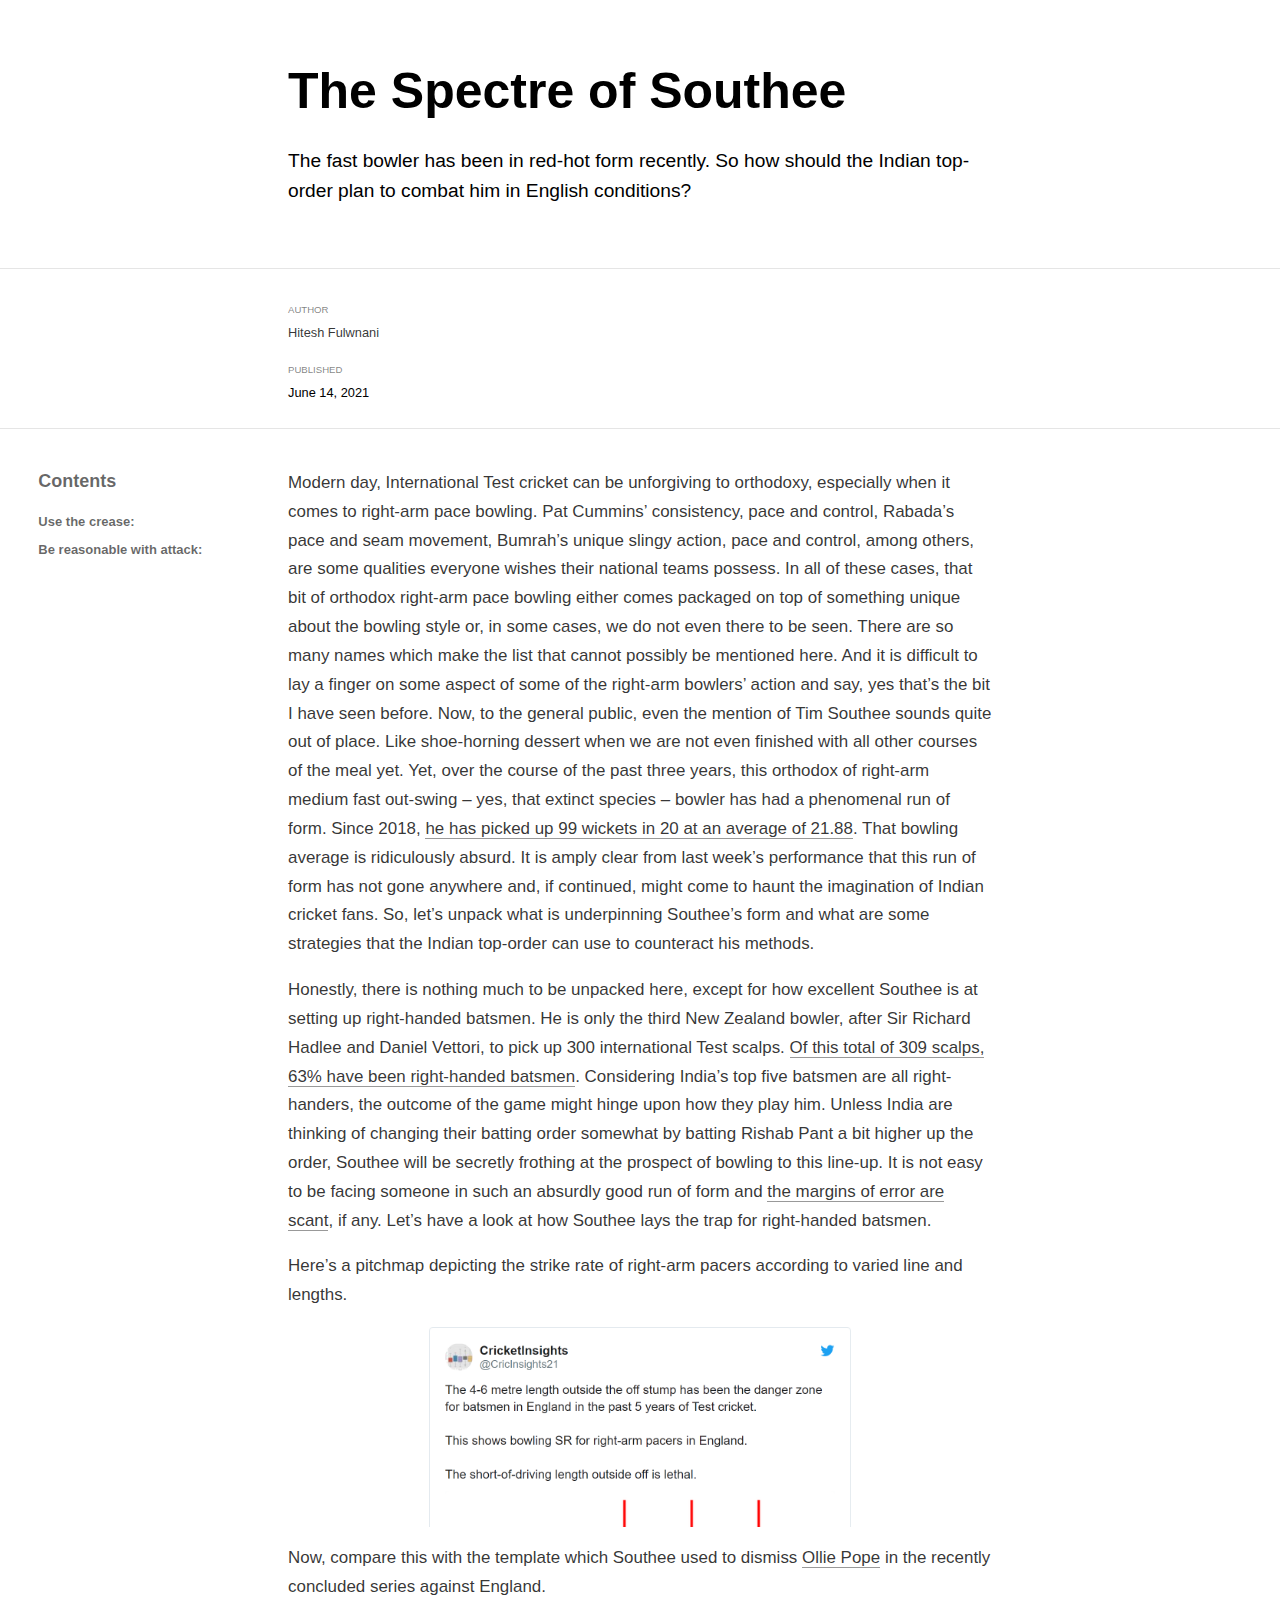
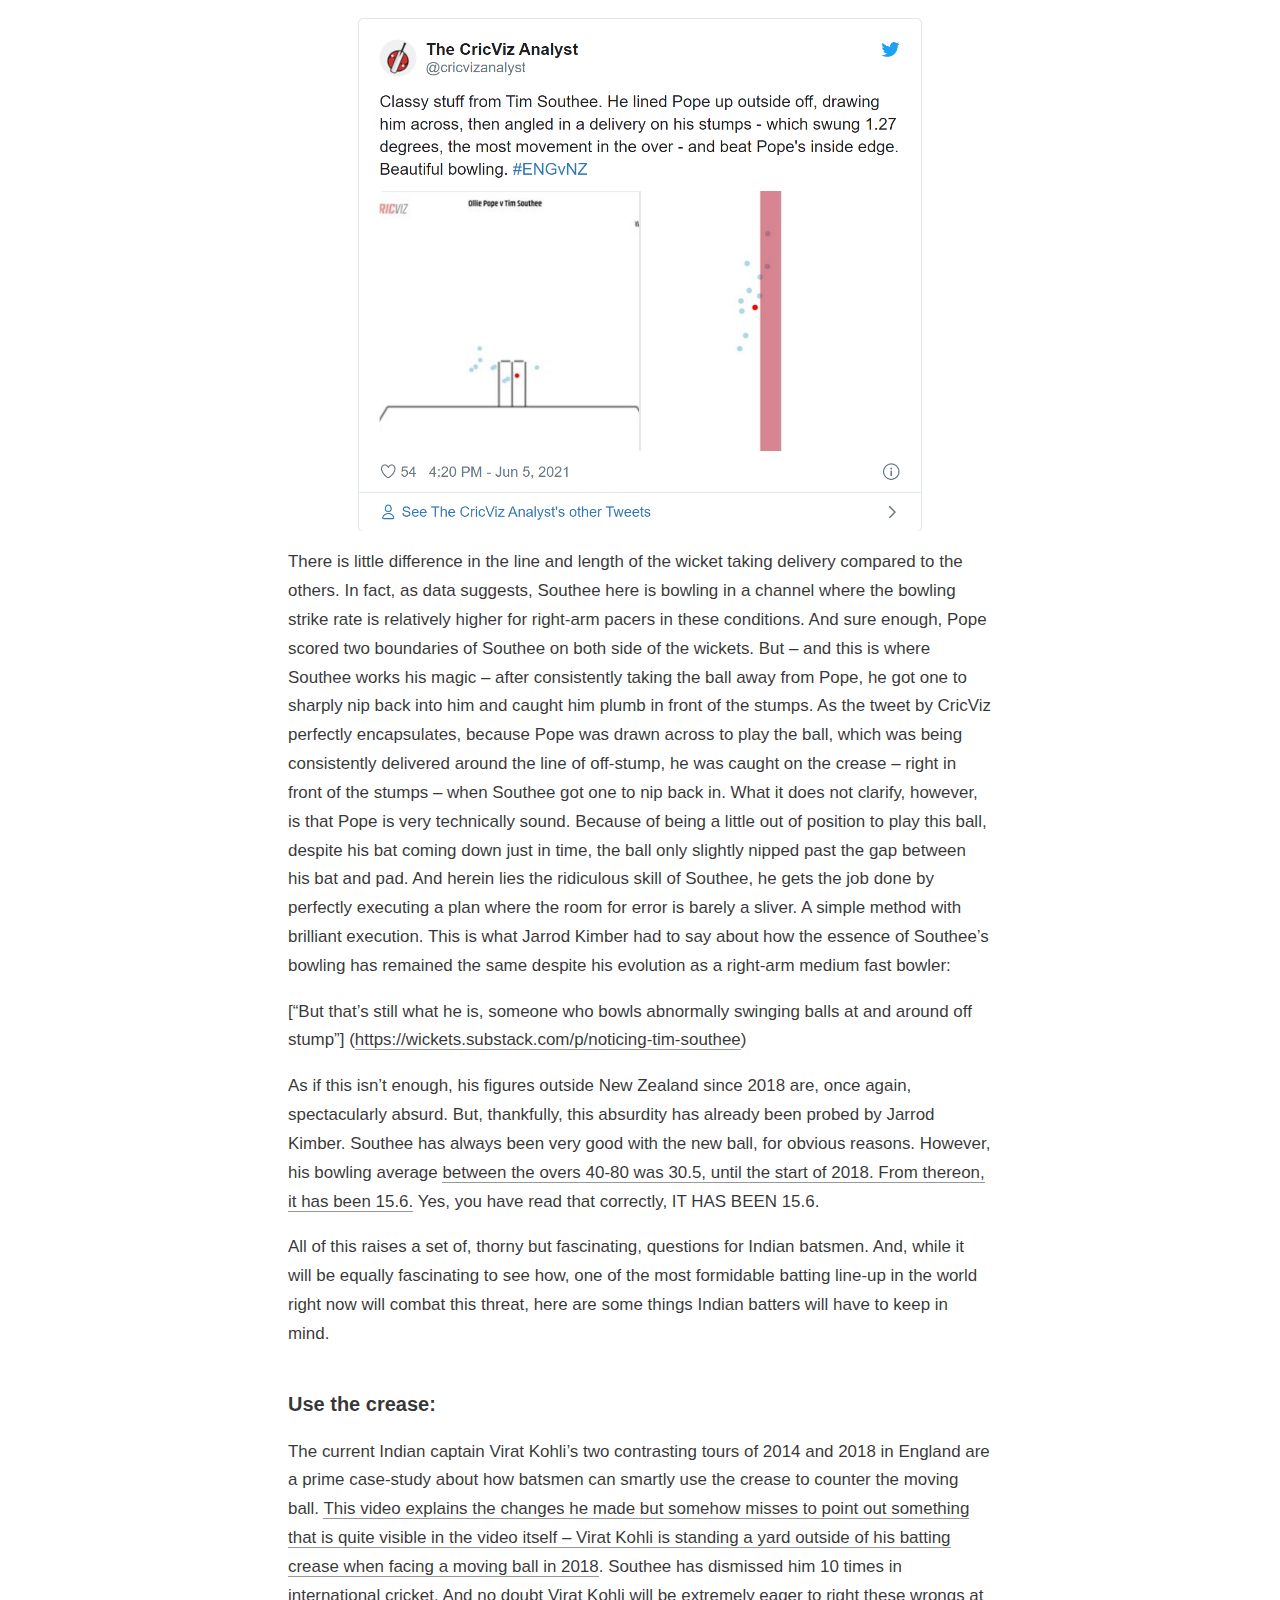
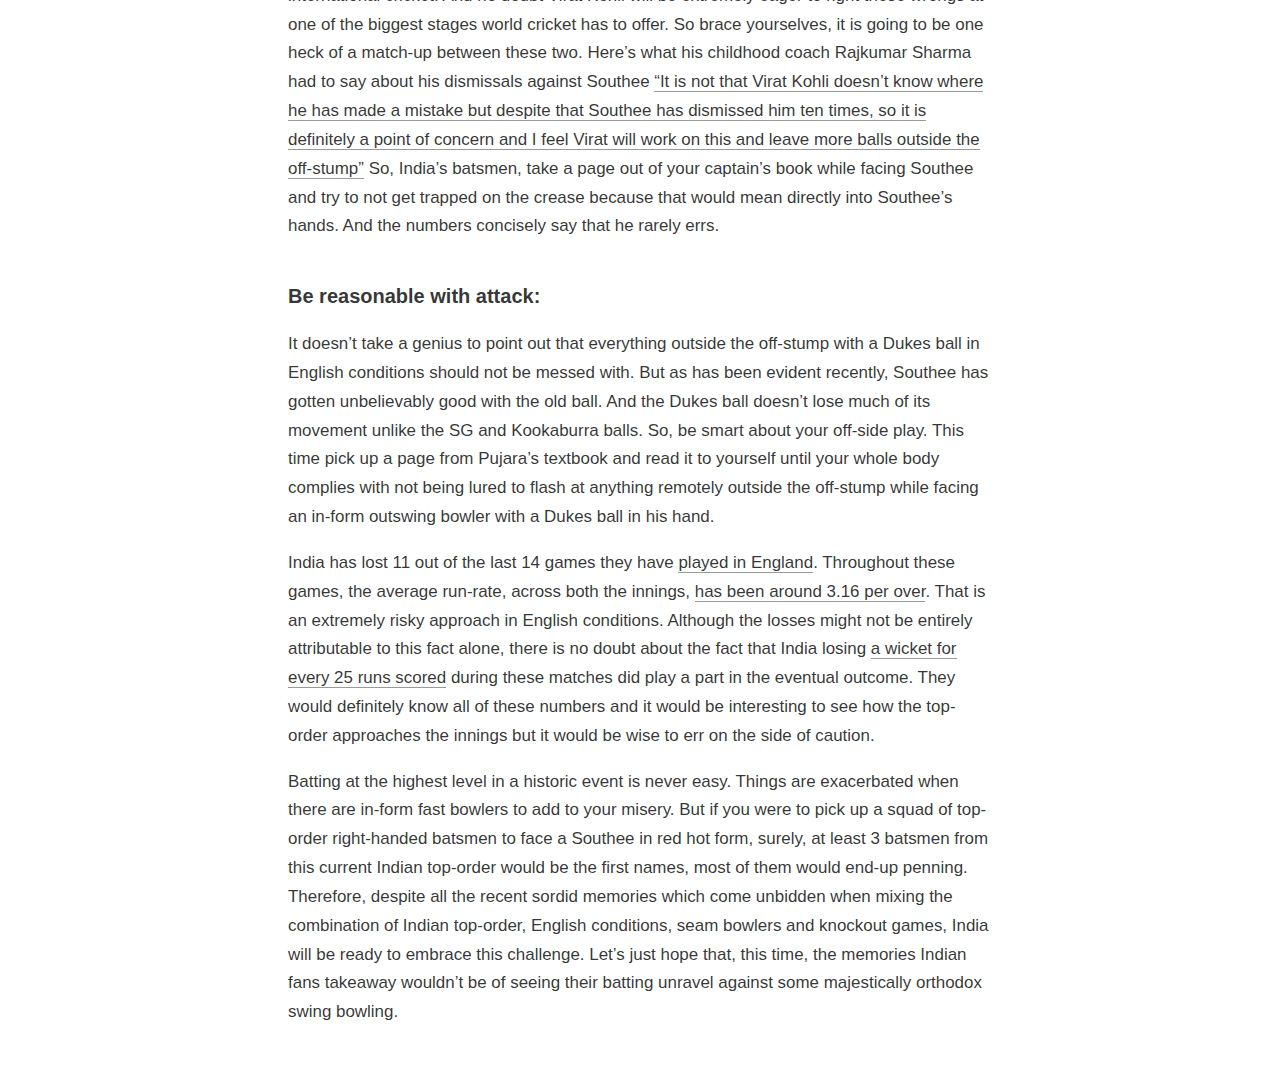
<file: _posts/2021-06-15-the-spectre-of-southee/the-spectre-of-southee.html>
<!DOCTYPE html>

<html xmlns="http://www.w3.org/1999/xhtml" lang="" xml:lang="">

<head>
  <meta charset="utf-8"/>
  <meta name="viewport" content="width=device-width, initial-scale=1"/>
  <meta http-equiv="X-UA-Compatible" content="IE=Edge,chrome=1"/>
  <meta name="generator" content="distill" />

  <style type="text/css">
  /* Hide doc at startup (prevent jankiness while JS renders/transforms) */
  body {
    visibility: hidden;
  }
  </style>

 <!--radix_placeholder_import_source-->
 <!--/radix_placeholder_import_source-->

<style type="text/css">code{white-space: pre;}</style>
<style type="text/css" data-origin="pandoc">
pre > code.sourceCode { white-space: pre; position: relative; }
pre > code.sourceCode > span { display: inline-block; line-height: 1.25; }
pre > code.sourceCode > span:empty { height: 1.2em; }
.sourceCode { overflow: visible; }
code.sourceCode > span { color: inherit; text-decoration: inherit; }
div.sourceCode { margin: 1em 0; }
pre.sourceCode { margin: 0; }
@media screen {
div.sourceCode { overflow: auto; }
}
@media print {
pre > code.sourceCode { white-space: pre-wrap; }
pre > code.sourceCode > span { text-indent: -5em; padding-left: 5em; }
}
pre.numberSource code
  { counter-reset: source-line 0; }
pre.numberSource code > span
  { position: relative; left: -4em; counter-increment: source-line; }
pre.numberSource code > span > a:first-child::before
  { content: counter(source-line);
    position: relative; left: -1em; text-align: right; vertical-align: baseline;
    border: none; display: inline-block;
    -webkit-touch-callout: none; -webkit-user-select: none;
    -khtml-user-select: none; -moz-user-select: none;
    -ms-user-select: none; user-select: none;
    padding: 0 4px; width: 4em;
    color: #aaaaaa;
  }
pre.numberSource { margin-left: 3em; border-left: 1px solid #aaaaaa;  padding-left: 4px; }
div.sourceCode
  {   }
@media screen {
pre > code.sourceCode > span > a:first-child::before { text-decoration: underline; }
}
code span.al { color: #ad0000; } /* Alert */
code span.an { color: #5e5e5e; } /* Annotation */
code span.at { color: #20794d; } /* Attribute */
code span.bn { color: #ad0000; } /* BaseN */
code span.bu { } /* BuiltIn */
code span.cf { color: #007ba5; } /* ControlFlow */
code span.ch { color: #20794d; } /* Char */
code span.cn { color: #8f5902; } /* Constant */
code span.co { color: #5e5e5e; } /* Comment */
code span.cv { color: #5e5e5e; font-style: italic; } /* CommentVar */
code span.do { color: #5e5e5e; font-style: italic; } /* Documentation */
code span.dt { color: #ad0000; } /* DataType */
code span.dv { color: #ad0000; } /* DecVal */
code span.er { color: #ad0000; } /* Error */
code span.ex { } /* Extension */
code span.fl { color: #ad0000; } /* Float */
code span.fu { color: #4758ab; } /* Function */
code span.im { } /* Import */
code span.in { color: #5e5e5e; } /* Information */
code span.kw { color: #007ba5; } /* Keyword */
code span.op { color: #5e5e5e; } /* Operator */
code span.ot { color: #007ba5; } /* Other */
code span.pp { color: #ad0000; } /* Preprocessor */
code span.sc { color: #20794d; } /* SpecialChar */
code span.ss { color: #20794d; } /* SpecialString */
code span.st { color: #20794d; } /* String */
code span.va { color: #111111; } /* Variable */
code span.vs { color: #20794d; } /* VerbatimString */
code span.wa { color: #5e5e5e; font-style: italic; } /* Warning */
</style>

  <!--radix_placeholder_meta_tags-->
  <title>The Spectre of Southee</title>

  <meta property="description" itemprop="description" content="The fast bowler has been in red-hot form recently. So how should the Indian top-order plan to combat him in English conditions?"/>


  <!--  https://schema.org/Article -->
  <meta property="article:published" itemprop="datePublished" content="2021-06-15"/>
  <meta property="article:created" itemprop="dateCreated" content="2021-06-15"/>
  <meta name="article:author" content="Hitesh Fulwnani"/>

  <!--  https://developers.facebook.com/docs/sharing/webmasters#markup -->
  <meta property="og:title" content="The Spectre of Southee"/>
  <meta property="og:type" content="article"/>
  <meta property="og:description" content="The fast bowler has been in red-hot form recently. So how should the Indian top-order plan to combat him in English conditions?"/>
  <meta property="og:locale" content="en_US"/>

  <!--  https://dev.twitter.com/cards/types/summary -->
  <meta property="twitter:card" content="summary"/>
  <meta property="twitter:title" content="The Spectre of Southee"/>
  <meta property="twitter:description" content="The fast bowler has been in red-hot form recently. So how should the Indian top-order plan to combat him in English conditions?"/>

  <!--/radix_placeholder_meta_tags-->
  <!--radix_placeholder_rmarkdown_metadata-->

  <script type="text/json" id="radix-rmarkdown-metadata">
  {"type":"list","attributes":{"names":{"type":"character","attributes":{},"value":["title","description","author","date","output","preview"]}},"value":[{"type":"character","attributes":{},"value":["The Spectre of Southee"]},{"type":"character","attributes":{},"value":["The fast bowler has been in red-hot form recently. So how should the Indian top-order plan to combat him in English conditions?\n"]},{"type":"list","attributes":{},"value":[{"type":"list","attributes":{"names":{"type":"character","attributes":{},"value":["name","url"]}},"value":[{"type":"character","attributes":{},"value":["Hitesh Fulwnani"]},{"type":"character","attributes":{},"value":["https://twitter.com/hiteshf8"]}]}]},{"type":"character","attributes":{},"value":["06-15-2021"]},{"type":"list","attributes":{"names":{"type":"character","attributes":{},"value":["distill::distill_article"]}},"value":[{"type":"list","attributes":{"names":{"type":"character","attributes":{},"value":["toc","toc_depth","self_contained"]}},"value":[{"type":"logical","attributes":{},"value":[true]},{"type":"integer","attributes":{},"value":[3]},{"type":"logical","attributes":{},"value":[false]}]}]},{"type":"character","attributes":{},"value":["southee_preview.jpg"]}]}
  </script>
  <!--/radix_placeholder_rmarkdown_metadata-->
  
  <script type="text/json" id="radix-resource-manifest">
  {"type":"character","attributes":{},"value":["southee_preview.jpg","the-spectre-of-southee_files/anchor-4.2.2/anchor.min.js","the-spectre-of-southee_files/bowser-1.9.3/bowser.min.js","the-spectre-of-southee_files/distill-2.2.21/template.v2.js","the-spectre-of-southee_files/figure-html5/tweet-from-CricInsights-1.png","the-spectre-of-southee_files/figure-html5/tweet-from-CricViz-1.png","the-spectre-of-southee_files/header-attrs-2.8.6/header-attrs.js","the-spectre-of-southee_files/jquery-1.11.3/jquery.min.js","the-spectre-of-southee_files/popper-2.6.0/popper.min.js","the-spectre-of-southee_files/tippy-6.2.7/tippy-bundle.umd.min.js","the-spectre-of-southee_files/tippy-6.2.7/tippy-light-border.css","the-spectre-of-southee_files/tippy-6.2.7/tippy.css","the-spectre-of-southee_files/tippy-6.2.7/tippy.umd.min.js","the-spectre-of-southee_files/webcomponents-2.0.0/webcomponents.js"]}
  </script>
  <!--radix_placeholder_navigation_in_header-->
  <!--/radix_placeholder_navigation_in_header-->
  <!--radix_placeholder_distill-->

  <style type="text/css">

  body {
    background-color: white;
  }

  .pandoc-table {
    width: 100%;
  }

  .pandoc-table>caption {
    margin-bottom: 10px;
  }

  .pandoc-table th:not([align]) {
    text-align: left;
  }

  .pagedtable-footer {
    font-size: 15px;
  }

  d-byline .byline {
    grid-template-columns: 2fr 2fr;
  }

  d-byline .byline h3 {
    margin-block-start: 1.5em;
  }

  d-byline .byline .authors-affiliations h3 {
    margin-block-start: 0.5em;
  }

  .authors-affiliations .orcid-id {
    width: 16px;
    height:16px;
    margin-left: 4px;
    margin-right: 4px;
    vertical-align: middle;
    padding-bottom: 2px;
  }

  d-title .dt-tags {
    margin-top: 1em;
    grid-column: text;
  }

  .dt-tags .dt-tag {
    text-decoration: none;
    display: inline-block;
    color: rgba(0,0,0,0.6);
    padding: 0em 0.4em;
    margin-right: 0.5em;
    margin-bottom: 0.4em;
    font-size: 70%;
    border: 1px solid rgba(0,0,0,0.2);
    border-radius: 3px;
    text-transform: uppercase;
    font-weight: 500;
  }

  d-article table.gt_table td,
  d-article table.gt_table th {
    border-bottom: none;
  }

  .html-widget {
    margin-bottom: 2.0em;
  }

  .l-screen-inset {
    padding-right: 16px;
  }

  .l-screen .caption {
    margin-left: 10px;
  }

  .shaded {
    background: rgb(247, 247, 247);
    padding-top: 20px;
    padding-bottom: 20px;
    border-top: 1px solid rgba(0, 0, 0, 0.1);
    border-bottom: 1px solid rgba(0, 0, 0, 0.1);
  }

  .shaded .html-widget {
    margin-bottom: 0;
    border: 1px solid rgba(0, 0, 0, 0.1);
  }

  .shaded .shaded-content {
    background: white;
  }

  .text-output {
    margin-top: 0;
    line-height: 1.5em;
  }

  .hidden {
    display: none !important;
  }

  d-article {
    padding-top: 2.5rem;
    padding-bottom: 30px;
  }

  d-appendix {
    padding-top: 30px;
  }

  d-article>p>img {
    width: 100%;
  }

  d-article h2 {
    margin: 1rem 0 1.5rem 0;
  }

  d-article h3 {
    margin-top: 1.5rem;
  }

  d-article iframe {
    border: 1px solid rgba(0, 0, 0, 0.1);
    margin-bottom: 2.0em;
    width: 100%;
  }

  /* Tweak code blocks */

  d-article div.sourceCode code,
  d-article pre code {
    font-family: Consolas, Monaco, 'Andale Mono', 'Ubuntu Mono', monospace;
  }

  d-article pre,
  d-article div.sourceCode,
  d-article div.sourceCode pre {
    overflow: auto;
  }

  d-article div.sourceCode {
    background-color: white;
  }

  d-article div.sourceCode pre {
    padding-left: 10px;
    font-size: 12px;
    border-left: 2px solid rgba(0,0,0,0.1);
  }

  d-article pre {
    font-size: 12px;
    color: black;
    background: none;
    margin-top: 0;
    text-align: left;
    white-space: pre;
    word-spacing: normal;
    word-break: normal;
    word-wrap: normal;
    line-height: 1.5;

    -moz-tab-size: 4;
    -o-tab-size: 4;
    tab-size: 4;

    -webkit-hyphens: none;
    -moz-hyphens: none;
    -ms-hyphens: none;
    hyphens: none;
  }

  d-article pre a {
    border-bottom: none;
  }

  d-article pre a:hover {
    border-bottom: none;
    text-decoration: underline;
  }

  d-article details {
    grid-column: text;
    margin-bottom: 0.8em;
  }

  @media(min-width: 768px) {

  d-article pre,
  d-article div.sourceCode,
  d-article div.sourceCode pre {
    overflow: visible !important;
  }

  d-article div.sourceCode pre {
    padding-left: 18px;
    font-size: 14px;
  }

  d-article pre {
    font-size: 14px;
  }

  }

  figure img.external {
    background: white;
    border: 1px solid rgba(0, 0, 0, 0.1);
    box-shadow: 0 1px 8px rgba(0, 0, 0, 0.1);
    padding: 18px;
    box-sizing: border-box;
  }

  /* CSS for d-contents */

  .d-contents {
    grid-column: text;
    color: rgba(0,0,0,0.8);
    font-size: 0.9em;
    padding-bottom: 1em;
    margin-bottom: 1em;
    padding-bottom: 0.5em;
    margin-bottom: 1em;
    padding-left: 0.25em;
    justify-self: start;
  }

  @media(min-width: 1000px) {
    .d-contents.d-contents-float {
      height: 0;
      grid-column-start: 1;
      grid-column-end: 4;
      justify-self: center;
      padding-right: 3em;
      padding-left: 2em;
    }
  }

  .d-contents nav h3 {
    font-size: 18px;
    margin-top: 0;
    margin-bottom: 1em;
  }

  .d-contents li {
    list-style-type: none
  }

  .d-contents nav > ul {
    padding-left: 0;
  }

  .d-contents ul {
    padding-left: 1em
  }

  .d-contents nav ul li {
    margin-top: 0.6em;
    margin-bottom: 0.2em;
  }

  .d-contents nav a {
    font-size: 13px;
    border-bottom: none;
    text-decoration: none
    color: rgba(0, 0, 0, 0.8);
  }

  .d-contents nav a:hover {
    text-decoration: underline solid rgba(0, 0, 0, 0.6)
  }

  .d-contents nav > ul > li > a {
    font-weight: 600;
  }

  .d-contents nav > ul > li > ul {
    font-weight: inherit;
  }

  .d-contents nav > ul > li > ul > li {
    margin-top: 0.2em;
  }


  .d-contents nav ul {
    margin-top: 0;
    margin-bottom: 0.25em;
  }

  .d-article-with-toc h2:nth-child(2) {
    margin-top: 0;
  }


  /* Figure */

  .figure {
    position: relative;
    margin-bottom: 2.5em;
    margin-top: 1.5em;
  }

  .figure img {
    width: 100%;
  }

  .figure .caption {
    color: rgba(0, 0, 0, 0.6);
    font-size: 12px;
    line-height: 1.5em;
  }

  .figure img.external {
    background: white;
    border: 1px solid rgba(0, 0, 0, 0.1);
    box-shadow: 0 1px 8px rgba(0, 0, 0, 0.1);
    padding: 18px;
    box-sizing: border-box;
  }

  .figure .caption a {
    color: rgba(0, 0, 0, 0.6);
  }

  .figure .caption b,
  .figure .caption strong, {
    font-weight: 600;
    color: rgba(0, 0, 0, 1.0);
  }

  /* Citations */

  d-article .citation {
    color: inherit;
    cursor: inherit;
  }

  div.hanging-indent{
    margin-left: 1em; text-indent: -1em;
  }

  /* Citation hover box */

  .tippy-box[data-theme~=light-border] {
    background-color: rgba(250, 250, 250, 0.95);
  }

  .tippy-content > p {
    margin-bottom: 0;
    padding: 2px;
  }


  /* Tweak 1000px media break to show more text */

  @media(min-width: 1000px) {
    .base-grid,
    distill-header,
    d-title,
    d-abstract,
    d-article,
    d-appendix,
    distill-appendix,
    d-byline,
    d-footnote-list,
    d-citation-list,
    distill-footer {
      grid-template-columns: [screen-start] 1fr [page-start kicker-start] 80px [middle-start] 50px [text-start kicker-end] 65px 65px 65px 65px 65px 65px 65px 65px [text-end gutter-start] 65px [middle-end] 65px [page-end gutter-end] 1fr [screen-end];
      grid-column-gap: 16px;
    }

    .grid {
      grid-column-gap: 16px;
    }

    d-article {
      font-size: 1.06rem;
      line-height: 1.7em;
    }
    figure .caption, .figure .caption, figure figcaption {
      font-size: 13px;
    }
  }

  @media(min-width: 1180px) {
    .base-grid,
    distill-header,
    d-title,
    d-abstract,
    d-article,
    d-appendix,
    distill-appendix,
    d-byline,
    d-footnote-list,
    d-citation-list,
    distill-footer {
      grid-template-columns: [screen-start] 1fr [page-start kicker-start] 60px [middle-start] 60px [text-start kicker-end] 60px 60px 60px 60px 60px 60px 60px 60px [text-end gutter-start] 60px [middle-end] 60px [page-end gutter-end] 1fr [screen-end];
      grid-column-gap: 32px;
    }

    .grid {
      grid-column-gap: 32px;
    }
  }


  /* Get the citation styles for the appendix (not auto-injected on render since
     we do our own rendering of the citation appendix) */

  d-appendix .citation-appendix,
  .d-appendix .citation-appendix {
    font-size: 11px;
    line-height: 15px;
    border-left: 1px solid rgba(0, 0, 0, 0.1);
    padding-left: 18px;
    border: 1px solid rgba(0,0,0,0.1);
    background: rgba(0, 0, 0, 0.02);
    padding: 10px 18px;
    border-radius: 3px;
    color: rgba(150, 150, 150, 1);
    overflow: hidden;
    margin-top: -12px;
    white-space: pre-wrap;
    word-wrap: break-word;
  }

  /* Include appendix styles here so they can be overridden */

  d-appendix {
    contain: layout style;
    font-size: 0.8em;
    line-height: 1.7em;
    margin-top: 60px;
    margin-bottom: 0;
    border-top: 1px solid rgba(0, 0, 0, 0.1);
    color: rgba(0,0,0,0.5);
    padding-top: 60px;
    padding-bottom: 48px;
  }

  d-appendix h3 {
    grid-column: page-start / text-start;
    font-size: 15px;
    font-weight: 500;
    margin-top: 1em;
    margin-bottom: 0;
    color: rgba(0,0,0,0.65);
  }

  d-appendix h3 + * {
    margin-top: 1em;
  }

  d-appendix ol {
    padding: 0 0 0 15px;
  }

  @media (min-width: 768px) {
    d-appendix ol {
      padding: 0 0 0 30px;
      margin-left: -30px;
    }
  }

  d-appendix li {
    margin-bottom: 1em;
  }

  d-appendix a {
    color: rgba(0, 0, 0, 0.6);
  }

  d-appendix > * {
    grid-column: text;
  }

  d-appendix > d-footnote-list,
  d-appendix > d-citation-list,
  d-appendix > distill-appendix {
    grid-column: screen;
  }

  /* Include footnote styles here so they can be overridden */

  d-footnote-list {
    contain: layout style;
  }

  d-footnote-list > * {
    grid-column: text;
  }

  d-footnote-list a.footnote-backlink {
    color: rgba(0,0,0,0.3);
    padding-left: 0.5em;
  }



  /* Anchor.js */

  .anchorjs-link {
    /*transition: all .25s linear; */
    text-decoration: none;
    border-bottom: none;
  }
  *:hover > .anchorjs-link {
    margin-left: -1.125em !important;
    text-decoration: none;
    border-bottom: none;
  }

  /* Social footer */

  .social_footer {
    margin-top: 30px;
    margin-bottom: 0;
    color: rgba(0,0,0,0.67);
  }

  .disqus-comments {
    margin-right: 30px;
  }

  .disqus-comment-count {
    border-bottom: 1px solid rgba(0, 0, 0, 0.4);
    cursor: pointer;
  }

  #disqus_thread {
    margin-top: 30px;
  }

  .article-sharing a {
    border-bottom: none;
    margin-right: 8px;
  }

  .article-sharing a:hover {
    border-bottom: none;
  }

  .sidebar-section.subscribe {
    font-size: 12px;
    line-height: 1.6em;
  }

  .subscribe p {
    margin-bottom: 0.5em;
  }


  .article-footer .subscribe {
    font-size: 15px;
    margin-top: 45px;
  }


  .sidebar-section.custom {
    font-size: 12px;
    line-height: 1.6em;
  }

  .custom p {
    margin-bottom: 0.5em;
  }

  /* Styles for listing layout (hide title) */
  .layout-listing d-title, .layout-listing .d-title {
    display: none;
  }

  /* Styles for posts lists (not auto-injected) */


  .posts-with-sidebar {
    padding-left: 45px;
    padding-right: 45px;
  }

  .posts-list .description h2,
  .posts-list .description p {
    font-family: -apple-system, BlinkMacSystemFont, "Segoe UI", Roboto, Oxygen, Ubuntu, Cantarell, "Fira Sans", "Droid Sans", "Helvetica Neue", Arial, sans-serif;
  }

  .posts-list .description h2 {
    font-weight: 700;
    border-bottom: none;
    padding-bottom: 0;
  }

  .posts-list h2.post-tag {
    border-bottom: 1px solid rgba(0, 0, 0, 0.2);
    padding-bottom: 12px;
  }
  .posts-list {
    margin-top: 60px;
    margin-bottom: 24px;
  }

  .posts-list .post-preview {
    text-decoration: none;
    overflow: hidden;
    display: block;
    border-bottom: 1px solid rgba(0, 0, 0, 0.1);
    padding: 24px 0;
  }

  .post-preview-last {
    border-bottom: none !important;
  }

  .posts-list .posts-list-caption {
    grid-column: screen;
    font-weight: 400;
  }

  .posts-list .post-preview h2 {
    margin: 0 0 6px 0;
    line-height: 1.2em;
    font-style: normal;
    font-size: 24px;
  }

  .posts-list .post-preview p {
    margin: 0 0 12px 0;
    line-height: 1.4em;
    font-size: 16px;
  }

  .posts-list .post-preview .thumbnail {
    box-sizing: border-box;
    margin-bottom: 24px;
    position: relative;
    max-width: 500px;
  }
  .posts-list .post-preview img {
    width: 100%;
    display: block;
  }

  .posts-list .metadata {
    font-size: 12px;
    line-height: 1.4em;
    margin-bottom: 18px;
  }

  .posts-list .metadata > * {
    display: inline-block;
  }

  .posts-list .metadata .publishedDate {
    margin-right: 2em;
  }

  .posts-list .metadata .dt-authors {
    display: block;
    margin-top: 0.3em;
    margin-right: 2em;
  }

  .posts-list .dt-tags {
    display: block;
    line-height: 1em;
  }

  .posts-list .dt-tags .dt-tag {
    display: inline-block;
    color: rgba(0,0,0,0.6);
    padding: 0.3em 0.4em;
    margin-right: 0.2em;
    margin-bottom: 0.4em;
    font-size: 60%;
    border: 1px solid rgba(0,0,0,0.2);
    border-radius: 3px;
    text-transform: uppercase;
    font-weight: 500;
  }

  .posts-list img {
    opacity: 1;
  }

  .posts-list img[data-src] {
    opacity: 0;
  }

  .posts-more {
    clear: both;
  }


  .posts-sidebar {
    font-size: 16px;
  }

  .posts-sidebar h3 {
    font-size: 16px;
    margin-top: 0;
    margin-bottom: 0.5em;
    font-weight: 400;
    text-transform: uppercase;
  }

  .sidebar-section {
    margin-bottom: 30px;
  }

  .categories ul {
    list-style-type: none;
    margin: 0;
    padding: 0;
  }

  .categories li {
    color: rgba(0, 0, 0, 0.8);
    margin-bottom: 0;
  }

  .categories li>a {
    border-bottom: none;
  }

  .categories li>a:hover {
    border-bottom: 1px solid rgba(0, 0, 0, 0.4);
  }

  .categories .active {
    font-weight: 600;
  }

  .categories .category-count {
    color: rgba(0, 0, 0, 0.4);
  }


  @media(min-width: 768px) {
    .posts-list .post-preview h2 {
      font-size: 26px;
    }
    .posts-list .post-preview .thumbnail {
      float: right;
      width: 30%;
      margin-bottom: 0;
    }
    .posts-list .post-preview .description {
      float: left;
      width: 45%;
    }
    .posts-list .post-preview .metadata {
      float: left;
      width: 20%;
      margin-top: 8px;
    }
    .posts-list .post-preview p {
      margin: 0 0 12px 0;
      line-height: 1.5em;
      font-size: 16px;
    }
    .posts-with-sidebar .posts-list {
      float: left;
      width: 75%;
    }
    .posts-with-sidebar .posts-sidebar {
      float: right;
      width: 20%;
      margin-top: 60px;
      padding-top: 24px;
      padding-bottom: 24px;
    }
  }


  /* Improve display for browsers without grid (IE/Edge <= 15) */

  .downlevel {
    line-height: 1.6em;
    font-family: -apple-system, BlinkMacSystemFont, "Segoe UI", Roboto, Oxygen, Ubuntu, Cantarell, "Fira Sans", "Droid Sans", "Helvetica Neue", Arial, sans-serif;
    margin: 0;
  }

  .downlevel .d-title {
    padding-top: 6rem;
    padding-bottom: 1.5rem;
  }

  .downlevel .d-title h1 {
    font-size: 50px;
    font-weight: 700;
    line-height: 1.1em;
    margin: 0 0 0.5rem;
  }

  .downlevel .d-title p {
    font-weight: 300;
    font-size: 1.2rem;
    line-height: 1.55em;
    margin-top: 0;
  }

  .downlevel .d-byline {
    padding-top: 0.8em;
    padding-bottom: 0.8em;
    font-size: 0.8rem;
    line-height: 1.8em;
  }

  .downlevel .section-separator {
    border: none;
    border-top: 1px solid rgba(0, 0, 0, 0.1);
  }

  .downlevel .d-article {
    font-size: 1.06rem;
    line-height: 1.7em;
    padding-top: 1rem;
    padding-bottom: 2rem;
  }


  .downlevel .d-appendix {
    padding-left: 0;
    padding-right: 0;
    max-width: none;
    font-size: 0.8em;
    line-height: 1.7em;
    margin-bottom: 0;
    color: rgba(0,0,0,0.5);
    padding-top: 40px;
    padding-bottom: 48px;
  }

  .downlevel .footnotes ol {
    padding-left: 13px;
  }

  .downlevel .base-grid,
  .downlevel .distill-header,
  .downlevel .d-title,
  .downlevel .d-abstract,
  .downlevel .d-article,
  .downlevel .d-appendix,
  .downlevel .distill-appendix,
  .downlevel .d-byline,
  .downlevel .d-footnote-list,
  .downlevel .d-citation-list,
  .downlevel .distill-footer,
  .downlevel .appendix-bottom,
  .downlevel .posts-container {
    padding-left: 40px;
    padding-right: 40px;
  }

  @media(min-width: 768px) {
    .downlevel .base-grid,
    .downlevel .distill-header,
    .downlevel .d-title,
    .downlevel .d-abstract,
    .downlevel .d-article,
    .downlevel .d-appendix,
    .downlevel .distill-appendix,
    .downlevel .d-byline,
    .downlevel .d-footnote-list,
    .downlevel .d-citation-list,
    .downlevel .distill-footer,
    .downlevel .appendix-bottom,
    .downlevel .posts-container {
    padding-left: 150px;
    padding-right: 150px;
    max-width: 900px;
  }
  }

  .downlevel pre code {
    display: block;
    border-left: 2px solid rgba(0, 0, 0, .1);
    padding: 0 0 0 20px;
    font-size: 14px;
  }

  .downlevel code, .downlevel pre {
    color: black;
    background: none;
    font-family: Consolas, Monaco, 'Andale Mono', 'Ubuntu Mono', monospace;
    text-align: left;
    white-space: pre;
    word-spacing: normal;
    word-break: normal;
    word-wrap: normal;
    line-height: 1.5;

    -moz-tab-size: 4;
    -o-tab-size: 4;
    tab-size: 4;

    -webkit-hyphens: none;
    -moz-hyphens: none;
    -ms-hyphens: none;
    hyphens: none;
  }

  .downlevel .posts-list .post-preview {
    color: inherit;
  }



  </style>

  <script type="application/javascript">

  function is_downlevel_browser() {
    if (bowser.isUnsupportedBrowser({ msie: "12", msedge: "16"},
                                   window.navigator.userAgent)) {
      return true;
    } else {
      return window.load_distill_framework === undefined;
    }
  }

  // show body when load is complete
  function on_load_complete() {

    // add anchors
    if (window.anchors) {
      window.anchors.options.placement = 'left';
      window.anchors.add('d-article > h2, d-article > h3, d-article > h4, d-article > h5');
    }


    // set body to visible
    document.body.style.visibility = 'visible';

    // force redraw for leaflet widgets
    if (window.HTMLWidgets) {
      var maps = window.HTMLWidgets.findAll(".leaflet");
      $.each(maps, function(i, el) {
        var map = this.getMap();
        map.invalidateSize();
        map.eachLayer(function(layer) {
          if (layer instanceof L.TileLayer)
            layer.redraw();
        });
      });
    }

    // trigger 'shown' so htmlwidgets resize
    $('d-article').trigger('shown');
  }

  function init_distill() {

    init_common();

    // create front matter
    var front_matter = $('<d-front-matter></d-front-matter>');
    $('#distill-front-matter').wrap(front_matter);

    // create d-title
    $('.d-title').changeElementType('d-title');

    // create d-byline
    var byline = $('<d-byline></d-byline>');
    $('.d-byline').replaceWith(byline);

    // create d-article
    var article = $('<d-article></d-article>');
    $('.d-article').wrap(article).children().unwrap();

    // move posts container into article
    $('.posts-container').appendTo($('d-article'));

    // create d-appendix
    $('.d-appendix').changeElementType('d-appendix');

    // flag indicating that we have appendix items
    var appendix = $('.appendix-bottom').children('h3').length > 0;

    // replace footnotes with <d-footnote>
    $('.footnote-ref').each(function(i, val) {
      appendix = true;
      var href = $(this).attr('href');
      var id = href.replace('#', '');
      var fn = $('#' + id);
      var fn_p = $('#' + id + '>p');
      fn_p.find('.footnote-back').remove();
      var text = fn_p.html();
      var dtfn = $('<d-footnote></d-footnote>');
      dtfn.html(text);
      $(this).replaceWith(dtfn);
    });
    // remove footnotes
    $('.footnotes').remove();

    // move refs into #references-listing
    $('#references-listing').replaceWith($('#refs'));

    $('h1.appendix, h2.appendix').each(function(i, val) {
      $(this).changeElementType('h3');
    });
    $('h3.appendix').each(function(i, val) {
      var id = $(this).attr('id');
      $('.d-contents a[href="#' + id + '"]').parent().remove();
      appendix = true;
      $(this).nextUntil($('h1, h2, h3')).addBack().appendTo($('d-appendix'));
    });

    // show d-appendix if we have appendix content
    $("d-appendix").css('display', appendix ? 'grid' : 'none');

    // localize layout chunks to just output
    $('.layout-chunk').each(function(i, val) {

      // capture layout
      var layout = $(this).attr('data-layout');

      // apply layout to markdown level block elements
      var elements = $(this).children().not('details, div.sourceCode, pre, script');
      elements.each(function(i, el) {
        var layout_div = $('<div class="' + layout + '"></div>');
        if (layout_div.hasClass('shaded')) {
          var shaded_content = $('<div class="shaded-content"></div>');
          $(this).wrap(shaded_content);
          $(this).parent().wrap(layout_div);
        } else {
          $(this).wrap(layout_div);
        }
      });


      // unwrap the layout-chunk div
      $(this).children().unwrap();
    });

    // remove code block used to force  highlighting css
    $('.distill-force-highlighting-css').parent().remove();

    // remove empty line numbers inserted by pandoc when using a
    // custom syntax highlighting theme
    $('code.sourceCode a:empty').remove();

    // load distill framework
    load_distill_framework();

    // wait for window.distillRunlevel == 4 to do post processing
    function distill_post_process() {

      if (!window.distillRunlevel || window.distillRunlevel < 4)
        return;

      // hide author/affiliations entirely if we have no authors
      var front_matter = JSON.parse($("#distill-front-matter").html());
      var have_authors = front_matter.authors && front_matter.authors.length > 0;
      if (!have_authors)
        $('d-byline').addClass('hidden');

      // article with toc class
      $('.d-contents').parent().addClass('d-article-with-toc');

      // strip links that point to #
      $('.authors-affiliations').find('a[href="#"]').removeAttr('href');

      // add orcid ids
      $('.authors-affiliations').find('.author').each(function(i, el) {
        var orcid_id = front_matter.authors[i].orcidID;
        if (orcid_id) {
          var a = $('<a></a>');
          a.attr('href', 'https://orcid.org/' + orcid_id);
          var img = $('<img></img>');
          img.addClass('orcid-id');
          img.attr('alt', 'ORCID ID');
          img.attr('src','[data-uri]');
          a.append(img);
          $(this).append(a);
        }
      });

      // hide elements of author/affiliations grid that have no value
      function hide_byline_column(caption) {
        $('d-byline').find('h3:contains("' + caption + '")').parent().css('visibility', 'hidden');
      }

      // affiliations
      var have_affiliations = false;
      for (var i = 0; i<front_matter.authors.length; ++i) {
        var author = front_matter.authors[i];
        if (author.affiliation !== "&nbsp;") {
          have_affiliations = true;
          break;
        }
      }
      if (!have_affiliations)
        $('d-byline').find('h3:contains("Affiliations")').css('visibility', 'hidden');

      // published date
      if (!front_matter.publishedDate)
        hide_byline_column("Published");

      // document object identifier
      var doi = $('d-byline').find('h3:contains("DOI")');
      var doi_p = doi.next().empty();
      if (!front_matter.doi) {
        // if we have a citation and valid citationText then link to that
        if ($('#citation').length > 0 && front_matter.citationText) {
          doi.html('Citation');
          $('<a href="#citation"></a>')
            .text(front_matter.citationText)
            .appendTo(doi_p);
        } else {
          hide_byline_column("DOI");
        }
      } else {
        $('<a></a>')
           .attr('href', "https://doi.org/" + front_matter.doi)
           .html(front_matter.doi)
           .appendTo(doi_p);
      }

       // change plural form of authors/affiliations
      if (front_matter.authors.length === 1) {
        var grid = $('.authors-affiliations');
        grid.children('h3:contains("Authors")').text('Author');
        grid.children('h3:contains("Affiliations")').text('Affiliation');
      }

      // remove d-appendix and d-footnote-list local styles
      $('d-appendix > style:first-child').remove();
      $('d-footnote-list > style:first-child').remove();

      // move appendix-bottom entries to the bottom
      $('.appendix-bottom').appendTo('d-appendix').children().unwrap();
      $('.appendix-bottom').remove();

      // hoverable references
      $('span.citation[data-cites]').each(function() {
        var refHtml = $('#ref-' + $(this).attr('data-cites')).html();
        window.tippy(this, {
          allowHTML: true,
          content: refHtml,
          maxWidth: 500,
          interactive: true,
          interactiveBorder: 10,
          theme: 'light-border',
          placement: 'bottom-start'
        });
      });

      // clear polling timer
      clearInterval(tid);

      // show body now that everything is ready
      on_load_complete();
    }

    var tid = setInterval(distill_post_process, 50);
    distill_post_process();

  }

  function init_downlevel() {

    init_common();

     // insert hr after d-title
    $('.d-title').after($('<hr class="section-separator"/>'));

    // check if we have authors
    var front_matter = JSON.parse($("#distill-front-matter").html());
    var have_authors = front_matter.authors && front_matter.authors.length > 0;

    // manage byline/border
    if (!have_authors)
      $('.d-byline').remove();
    $('.d-byline').after($('<hr class="section-separator"/>'));
    $('.d-byline a').remove();

    // remove toc
    $('.d-contents').remove();

    // move appendix elements
    $('h1.appendix, h2.appendix').each(function(i, val) {
      $(this).changeElementType('h3');
    });
    $('h3.appendix').each(function(i, val) {
      $(this).nextUntil($('h1, h2, h3')).addBack().appendTo($('.d-appendix'));
    });


    // inject headers into references and footnotes
    var refs_header = $('<h3></h3>');
    refs_header.text('References');
    $('#refs').prepend(refs_header);

    var footnotes_header = $('<h3></h3');
    footnotes_header.text('Footnotes');
    $('.footnotes').children('hr').first().replaceWith(footnotes_header);

    // move appendix-bottom entries to the bottom
    $('.appendix-bottom').appendTo('.d-appendix').children().unwrap();
    $('.appendix-bottom').remove();

    // remove appendix if it's empty
    if ($('.d-appendix').children().length === 0)
      $('.d-appendix').remove();

    // prepend separator above appendix
    $('.d-appendix').before($('<hr class="section-separator" style="clear: both"/>'));

    // trim code
    $('pre>code').each(function(i, val) {
      $(this).html($.trim($(this).html()));
    });

    // move posts-container right before article
    $('.posts-container').insertBefore($('.d-article'));

    $('body').addClass('downlevel');

    on_load_complete();
  }


  function init_common() {

    // jquery plugin to change element types
    (function($) {
      $.fn.changeElementType = function(newType) {
        var attrs = {};

        $.each(this[0].attributes, function(idx, attr) {
          attrs[attr.nodeName] = attr.nodeValue;
        });

        this.replaceWith(function() {
          return $("<" + newType + "/>", attrs).append($(this).contents());
        });
      };
    })(jQuery);

    // prevent underline for linked images
    $('a > img').parent().css({'border-bottom' : 'none'});

    // mark non-body figures created by knitr chunks as 100% width
    $('.layout-chunk').each(function(i, val) {
      var figures = $(this).find('img, .html-widget');
      if ($(this).attr('data-layout') !== "l-body") {
        figures.css('width', '100%');
      } else {
        figures.css('max-width', '100%');
        figures.filter("[width]").each(function(i, val) {
          var fig = $(this);
          fig.css('width', fig.attr('width') + 'px');
        });

      }
    });

    // auto-append index.html to post-preview links in file: protocol
    // and in rstudio ide preview
    $('.post-preview').each(function(i, val) {
      if (window.location.protocol === "file:")
        $(this).attr('href', $(this).attr('href') + "index.html");
    });

    // get rid of index.html references in header
    if (window.location.protocol !== "file:") {
      $('.distill-site-header a[href]').each(function(i,val) {
        $(this).attr('href', $(this).attr('href').replace("index.html", "./"));
      });
    }

    // add class to pandoc style tables
    $('tr.header').parent('thead').parent('table').addClass('pandoc-table');
    $('.kable-table').children('table').addClass('pandoc-table');

    // add figcaption style to table captions
    $('caption').parent('table').addClass("figcaption");

    // initialize posts list
    if (window.init_posts_list)
      window.init_posts_list();

    // implmement disqus comment link
    $('.disqus-comment-count').click(function() {
      window.headroom_prevent_pin = true;
      $('#disqus_thread').toggleClass('hidden');
      if (!$('#disqus_thread').hasClass('hidden')) {
        var offset = $(this).offset();
        $(window).resize();
        $('html, body').animate({
          scrollTop: offset.top - 35
        });
      }
    });
  }

  document.addEventListener('DOMContentLoaded', function() {
    if (is_downlevel_browser())
      init_downlevel();
    else
      window.addEventListener('WebComponentsReady', init_distill);
  });

  </script>

  <!--/radix_placeholder_distill-->
  <script src="the-spectre-of-southee_files/header-attrs-2.8.6/header-attrs.js"></script>
  <script src="the-spectre-of-southee_files/jquery-1.11.3/jquery.min.js"></script>
  <script src="the-spectre-of-southee_files/popper-2.6.0/popper.min.js"></script>
  <link href="the-spectre-of-southee_files/tippy-6.2.7/tippy.css" rel="stylesheet" />
  <link href="the-spectre-of-southee_files/tippy-6.2.7/tippy-light-border.css" rel="stylesheet" />
  <script src="the-spectre-of-southee_files/tippy-6.2.7/tippy.umd.min.js"></script>
  <script src="the-spectre-of-southee_files/anchor-4.2.2/anchor.min.js"></script>
  <script src="the-spectre-of-southee_files/bowser-1.9.3/bowser.min.js"></script>
  <script src="the-spectre-of-southee_files/webcomponents-2.0.0/webcomponents.js"></script>
  <script src="the-spectre-of-southee_files/distill-2.2.21/template.v2.js"></script>
  <!--radix_placeholder_site_in_header-->
  <!--/radix_placeholder_site_in_header-->


</head>

<body>

<!--radix_placeholder_front_matter-->

<script id="distill-front-matter" type="text/json">
{"title":"The Spectre of Southee","description":"The fast bowler has been in red-hot form recently. So how should the Indian top-order plan to combat him in English conditions?","authors":[{"author":"Hitesh Fulwnani","authorURL":"https://twitter.com/hiteshf8","affiliation":"&nbsp;","affiliationURL":"#","orcidID":""}],"publishedDate":"2021-06-15T00:00:00.000+05:30","citationText":"Fulwnani, 2021"}
</script>

<!--/radix_placeholder_front_matter-->
<!--radix_placeholder_navigation_before_body-->
<!--/radix_placeholder_navigation_before_body-->
<!--radix_placeholder_site_before_body-->
<!--/radix_placeholder_site_before_body-->

<div class="d-title">
<h1>The Spectre of Southee</h1>
<!--radix_placeholder_categories-->
<!--/radix_placeholder_categories-->
<p><p>The fast bowler has been in red-hot form recently. So how should the Indian top-order plan to combat him in English conditions?</p></p>
</div>

<div class="d-byline">
  Hitesh Fulwnani <a href="https://twitter.com/hiteshf8" class="uri">https://twitter.com/hiteshf8</a> 
  
<br/>06-15-2021
</div>

<div class="d-article">
<div class="d-contents d-contents-float">
<nav class="l-text toc figcaption" id="TOC">
<h3>Contents</h3>
<ul>
<li><a href="#use-the-crease">Use the crease:</a></li>
<li><a href="#be-reasonable-with-attack">Be reasonable with attack:</a></li>
</ul>
</nav>
</div>
<p>Modern day, International Test cricket can be unforgiving to orthodoxy, especially when it comes to right-arm pace bowling. Pat Cummins’ consistency, pace and control, Rabada’s pace and seam movement, Bumrah’s unique slingy action, pace and control, among others, are some qualities everyone wishes their national teams possess. In all of these cases, that bit of orthodox right-arm pace bowling either comes packaged on top of something unique about the bowling style or, in some cases, we do not even there to be seen. There are so many names which make the list that cannot possibly be mentioned here. And it is difficult to lay a finger on some aspect of some of the right-arm bowlers’ action and say, yes that’s the bit I have seen before. Now, to the general public, even the mention of Tim Southee sounds quite out of place. Like shoe-horning dessert when we are not even finished with all other courses of the meal yet. Yet, over the course of the past three years, this orthodox of right-arm medium fast out-swing – yes, that extinct species – bowler has had a phenomenal run of form. Since 2018, <a href="https://twitter.com/timwig/status/1401173599256518659">he has picked up 99 wickets in 20 at an average of 21.88</a>. That bowling average is ridiculously absurd. It is amply clear from last week’s performance that this run of form has not gone anywhere and, if continued, might come to haunt the imagination of Indian cricket fans. So, let’s unpack what is underpinning Southee’s form and what are some strategies that the Indian top-order can use to counteract his methods.</p>
<p>Honestly, there is nothing much to be unpacked here, except for how excellent Southee is at setting up right-handed batsmen. He is only the third New Zealand bowler, after Sir Richard Hadlee and Daniel Vettori, to pick up 300 international Test scalps. <a href="https://stats.espncricinfo.com/ci/engine/player/232364.html?class=1;template=results;type=bowling;view=dismissal_summary">Of this total of 309 scalps, 63% have been right-handed batsmen</a>. Considering India’s top five batsmen are all right-handers, the outcome of the game might hinge upon how they play him. Unless India are thinking of changing their batting order somewhat by batting Rishab Pant a bit higher up the order, Southee will be secretly frothing at the prospect of bowling to this line-up. It is not easy to be facing someone in such an absurdly good run of form and <a href="https://sportscafe.in/cricket/articles/2021/jun/05/tim-southee-and-the-intriguing-art-of-setting-up-batsmen-in-whites">the margins of error are scant</a>, if any. Let’s have a look at how Southee lays the trap for right-handed batsmen.</p>
<p>Here’s a pitchmap depicting the strike rate of right-arm pacers according to varied line and lengths.</p>
<div class="layout-chunk" data-layout="l-body">
<p><img src="the-spectre-of-southee_files/figure-html5/tweet-from-CricInsights-1.png" width="60%" height="60%" style="display: block; margin: auto;" /></p>
</div>
<p>Now, compare this with the template which Southee used to dismiss <a href="https://www.youtube.com/watch?v=x_idrcWphyY&amp;t=215s">Ollie Pope</a> in the recently concluded series against England.</p>
<div class="layout-chunk" data-layout="l-body">
<p><img src="the-spectre-of-southee_files/figure-html5/tweet-from-CricViz-1.png" width="80%" height="80%" style="display: block; margin: auto;" /></p>
</div>
<p>There is little difference in the line and length of the wicket taking delivery compared to the others. In fact, as data suggests, Southee here is bowling in a channel where the bowling strike rate is relatively higher for right-arm pacers in these conditions. And sure enough, Pope scored two boundaries of Southee on both side of the wickets. But – and this is where Southee works his magic – after consistently taking the ball away from Pope, he got one to sharply nip back into him and caught him plumb in front of the stumps. As the tweet by CricViz perfectly encapsulates, because Pope was drawn across to play the ball, which was being consistently delivered around the line of off-stump, he was caught on the crease – right in front of the stumps – when Southee got one to nip back in. What it does not clarify, however, is that Pope is very technically sound. Because of being a little out of position to play this ball, despite his bat coming down just in time, the ball only slightly nipped past the gap between his bat and pad. And herein lies the ridiculous skill of Southee, he gets the job done by perfectly executing a plan where the room for error is barely a sliver. A simple method with brilliant execution. This is what Jarrod Kimber had to say about how the essence of Southee’s bowling has remained the same despite his evolution as a right-arm medium fast bowler:</p>
<p>[“But that’s still what he is, someone who bowls abnormally swinging balls at and around off stump”] (<a href="https://wickets.substack.com/p/noticing-tim-southee" class="uri">https://wickets.substack.com/p/noticing-tim-southee</a>)</p>
<p>As if this isn’t enough, his figures outside New Zealand since 2018 are, once again, spectacularly absurd. But, thankfully, this absurdity has already been probed by Jarrod Kimber. Southee has always been very good with the new ball, for obvious reasons. However, his bowling average <a href="https://wickets.substack.com/p/noticing-tim-southee">between the overs 40-80 was 30.5, until the start of 2018. From thereon, it has been 15.6.</a> Yes, you have read that correctly, IT HAS BEEN 15.6.</p>
<p>All of this raises a set of, thorny but fascinating, questions for Indian batsmen. And, while it will be equally fascinating to see how, one of the most formidable batting line-up in the world right now will combat this threat, here are some things Indian batters will have to keep in mind.</p>
<h3 id="use-the-crease">Use the crease:</h3>
<p>The current Indian captain Virat Kohli’s two contrasting tours of 2014 and 2018 in England are a prime case-study about how batsmen can smartly use the crease to counter the moving ball. <a href="https://www.youtube.com/watch?v=2Hl4JL-NBso">This video explains the changes he made but somehow misses to point out something that is quite visible in the video itself – Virat Kohli is standing a yard outside of his batting crease when facing a moving ball in 2018</a>. Southee has dismissed him 10 times in international cricket. And no doubt Virat Kohli will be extremely eager to right these wrongs at one of the biggest stages world cricket has to offer. So brace yourselves, it is going to be one heck of a match-up between these two. Here’s what his childhood coach Rajkumar Sharma had to say about his dismissals against Southee <a href="https://www.hindustantimes.com/cricket/tim-southee-has-dismissed-him-ten-times-virat-kohli-s-coach-on-one-point-of-concern-for-india-captain-ahead-of-wtc-final-101623145495475.html">“It is not that Virat Kohli doesn’t know where he has made a mistake but despite that Southee has dismissed him ten times, so it is definitely a point of concern and I feel Virat will work on this and leave more balls outside the off-stump”</a> So, India’s batsmen, take a page out of your captain’s book while facing Southee and try to not get trapped on the crease because that would mean directly into Southee’s hands. And the numbers concisely say that he rarely errs.</p>
<h3 id="be-reasonable-with-attack">Be reasonable with attack:</h3>
<p>It doesn’t take a genius to point out that everything outside the off-stump with a Dukes ball in English conditions should not be messed with. But as has been evident recently, Southee has gotten unbelievably good with the old ball. And the Dukes ball doesn’t lose much of its movement unlike the SG and Kookaburra balls. So, be smart about your off-side play. This time pick up a page from Pujara’s textbook and read it to yourself until your whole body complies with not being lured to flash at anything remotely outside the off-stump while facing an in-form outswing bowler with a Dukes ball in his hand.</p>
<p>India has lost 11 out of the last 14 games they have <a href="https://www.cricxtasy.com/india-wtc-india-take-cue-from-englands-failings-back-your-instincts-but-also-focus-on-defence/">played in England</a>. Throughout these games, the average run-rate, across both the innings, <a href="https://www.cricxtasy.com/india-wtc-india-take-cue-from-englands-failings-back-your-instincts-but-also-focus-on-defence/">has been around 3.16 per over</a>. That is an extremely risky approach in English conditions. Although the losses might not be entirely attributable to this fact alone, there is no doubt about the fact that India losing <a href="https://www.cricxtasy.com/india-wtc-india-take-cue-from-englands-failings-back-your-instincts-but-also-focus-on-defence/">a wicket for every 25 runs scored</a> during these matches did play a part in the eventual outcome. They would definitely know all of these numbers and it would be interesting to see how the top-order approaches the innings but it would be wise to err on the side of caution.</p>
<p>Batting at the highest level in a historic event is never easy. Things are exacerbated when there are in-form fast bowlers to add to your misery. But if you were to pick up a squad of top-order right-handed batsmen to face a Southee in red hot form, surely, at least 3 batsmen from this current Indian top-order would be the first names, most of them would end-up penning. Therefore, despite all the recent sordid memories which come unbidden when mixing the combination of Indian top-order, English conditions, seam bowlers and knockout games, India will be ready to embrace this challenge. Let’s just hope that, this time, the memories Indian fans takeaway wouldn’t be of seeing their batting unravel against some majestically orthodox swing bowling.</p>
<div class="sourceCode" id="cb1"><pre class="sourceCode r distill-force-highlighting-css"><code class="sourceCode r"></code></pre></div>
<!--radix_placeholder_article_footer-->
<!--/radix_placeholder_article_footer-->
</div>

<div class="d-appendix">
</div>


<!--radix_placeholder_site_after_body-->
<!--/radix_placeholder_site_after_body-->
<!--radix_placeholder_appendices-->
<div class="appendix-bottom"></div>
<!--/radix_placeholder_appendices-->
<!--radix_placeholder_navigation_after_body-->
<!--/radix_placeholder_navigation_after_body-->

</body>

</html>
</file>
<file: docs/site_libs/tippy-6.2.7/tippy.css>
.tippy-box[data-animation=fade][data-state=hidden]{opacity:0}[data-tippy-root]{max-width:calc(100vw - 10px)}.tippy-box{position:relative;background-color:#333;color:#fff;border-radius:4px;font-size:14px;line-height:1.4;outline:0;transition-property:transform,visibility,opacity}.tippy-box[data-placement^=top]>.tippy-arrow{bottom:0}.tippy-box[data-placement^=top]>.tippy-arrow:before{bottom:-7px;left:0;border-width:8px 8px 0;border-top-color:initial;transform-origin:center top}.tippy-box[data-placement^=bottom]>.tippy-arrow{top:0}.tippy-box[data-placement^=bottom]>.tippy-arrow:before{top:-7px;left:0;border-width:0 8px 8px;border-bottom-color:initial;transform-origin:center bottom}.tippy-box[data-placement^=left]>.tippy-arrow{right:0}.tippy-box[data-placement^=left]>.tippy-arrow:before{border-width:8px 0 8px 8px;border-left-color:initial;right:-7px;transform-origin:center left}.tippy-box[data-placement^=right]>.tippy-arrow{left:0}.tippy-box[data-placement^=right]>.tippy-arrow:before{left:-7px;border-width:8px 8px 8px 0;border-right-color:initial;transform-origin:center right}.tippy-box[data-inertia][data-state=visible]{transition-timing-function:cubic-bezier(.54,1.5,.38,1.11)}.tippy-arrow{width:16px;height:16px;color:#333}.tippy-arrow:before{content:"";position:absolute;border-color:transparent;border-style:solid}.tippy-content{position:relative;padding:5px 9px;z-index:1}
</file>
<file: docs/site_libs/tippy-6.2.7/tippy-light-border.css>
.tippy-box[data-theme~=light-border]{background-color:#fff;background-clip:padding-box;border:1px solid rgba(0,8,16,.15);color:#333;box-shadow:0 4px 14px -2px rgba(0,8,16,.08)}.tippy-box[data-theme~=light-border]>.tippy-backdrop{background-color:#fff}.tippy-box[data-theme~=light-border]>.tippy-arrow:after,.tippy-box[data-theme~=light-border]>.tippy-svg-arrow:after{content:"";position:absolute;z-index:-1}.tippy-box[data-theme~=light-border]>.tippy-arrow:after{border-color:transparent;border-style:solid}.tippy-box[data-theme~=light-border][data-placement^=top]>.tippy-arrow:before{border-top-color:#fff}.tippy-box[data-theme~=light-border][data-placement^=top]>.tippy-arrow:after{border-top-color:rgba(0,8,16,.2);border-width:7px 7px 0;top:17px;left:1px}.tippy-box[data-theme~=light-border][data-placement^=top]>.tippy-svg-arrow>svg{top:16px}.tippy-box[data-theme~=light-border][data-placement^=top]>.tippy-svg-arrow:after{top:17px}.tippy-box[data-theme~=light-border][data-placement^=bottom]>.tippy-arrow:before{border-bottom-color:#fff;bottom:16px}.tippy-box[data-theme~=light-border][data-placement^=bottom]>.tippy-arrow:after{border-bottom-color:rgba(0,8,16,.2);border-width:0 7px 7px;bottom:17px;left:1px}.tippy-box[data-theme~=light-border][data-placement^=bottom]>.tippy-svg-arrow>svg{bottom:16px}.tippy-box[data-theme~=light-border][data-placement^=bottom]>.tippy-svg-arrow:after{bottom:17px}.tippy-box[data-theme~=light-border][data-placement^=left]>.tippy-arrow:before{border-left-color:#fff}.tippy-box[data-theme~=light-border][data-placement^=left]>.tippy-arrow:after{border-left-color:rgba(0,8,16,.2);border-width:7px 0 7px 7px;left:17px;top:1px}.tippy-box[data-theme~=light-border][data-placement^=left]>.tippy-svg-arrow>svg{left:11px}.tippy-box[data-theme~=light-border][data-placement^=left]>.tippy-svg-arrow:after{left:12px}.tippy-box[data-theme~=light-border][data-placement^=right]>.tippy-arrow:before{border-right-color:#fff;right:16px}.tippy-box[data-theme~=light-border][data-placement^=right]>.tippy-arrow:after{border-width:7px 7px 7px 0;right:17px;top:1px;border-right-color:rgba(0,8,16,.2)}.tippy-box[data-theme~=light-border][data-placement^=right]>.tippy-svg-arrow>svg{right:11px}.tippy-box[data-theme~=light-border][data-placement^=right]>.tippy-svg-arrow:after{right:12px}.tippy-box[data-theme~=light-border]>.tippy-svg-arrow{fill:#fff}.tippy-box[data-theme~=light-border]>.tippy-svg-arrow:after{background-image:url([data-uri]);background-size:16px 6px;width:16px;height:6px}
</file>
<file: _posts/2021-06-15-the-spectre-of-southee/the-spectre-of-southee_files/tippy-6.2.7/tippy.css>
.tippy-box[data-animation=fade][data-state=hidden]{opacity:0}[data-tippy-root]{max-width:calc(100vw - 10px)}.tippy-box{position:relative;background-color:#333;color:#fff;border-radius:4px;font-size:14px;line-height:1.4;outline:0;transition-property:transform,visibility,opacity}.tippy-box[data-placement^=top]>.tippy-arrow{bottom:0}.tippy-box[data-placement^=top]>.tippy-arrow:before{bottom:-7px;left:0;border-width:8px 8px 0;border-top-color:initial;transform-origin:center top}.tippy-box[data-placement^=bottom]>.tippy-arrow{top:0}.tippy-box[data-placement^=bottom]>.tippy-arrow:before{top:-7px;left:0;border-width:0 8px 8px;border-bottom-color:initial;transform-origin:center bottom}.tippy-box[data-placement^=left]>.tippy-arrow{right:0}.tippy-box[data-placement^=left]>.tippy-arrow:before{border-width:8px 0 8px 8px;border-left-color:initial;right:-7px;transform-origin:center left}.tippy-box[data-placement^=right]>.tippy-arrow{left:0}.tippy-box[data-placement^=right]>.tippy-arrow:before{left:-7px;border-width:8px 8px 8px 0;border-right-color:initial;transform-origin:center right}.tippy-box[data-inertia][data-state=visible]{transition-timing-function:cubic-bezier(.54,1.5,.38,1.11)}.tippy-arrow{width:16px;height:16px;color:#333}.tippy-arrow:before{content:"";position:absolute;border-color:transparent;border-style:solid}.tippy-content{position:relative;padding:5px 9px;z-index:1}
</file>
<file: _posts/2021-06-15-the-spectre-of-southee/the-spectre-of-southee_files/tippy-6.2.7/tippy-light-border.css>
.tippy-box[data-theme~=light-border]{background-color:#fff;background-clip:padding-box;border:1px solid rgba(0,8,16,.15);color:#333;box-shadow:0 4px 14px -2px rgba(0,8,16,.08)}.tippy-box[data-theme~=light-border]>.tippy-backdrop{background-color:#fff}.tippy-box[data-theme~=light-border]>.tippy-arrow:after,.tippy-box[data-theme~=light-border]>.tippy-svg-arrow:after{content:"";position:absolute;z-index:-1}.tippy-box[data-theme~=light-border]>.tippy-arrow:after{border-color:transparent;border-style:solid}.tippy-box[data-theme~=light-border][data-placement^=top]>.tippy-arrow:before{border-top-color:#fff}.tippy-box[data-theme~=light-border][data-placement^=top]>.tippy-arrow:after{border-top-color:rgba(0,8,16,.2);border-width:7px 7px 0;top:17px;left:1px}.tippy-box[data-theme~=light-border][data-placement^=top]>.tippy-svg-arrow>svg{top:16px}.tippy-box[data-theme~=light-border][data-placement^=top]>.tippy-svg-arrow:after{top:17px}.tippy-box[data-theme~=light-border][data-placement^=bottom]>.tippy-arrow:before{border-bottom-color:#fff;bottom:16px}.tippy-box[data-theme~=light-border][data-placement^=bottom]>.tippy-arrow:after{border-bottom-color:rgba(0,8,16,.2);border-width:0 7px 7px;bottom:17px;left:1px}.tippy-box[data-theme~=light-border][data-placement^=bottom]>.tippy-svg-arrow>svg{bottom:16px}.tippy-box[data-theme~=light-border][data-placement^=bottom]>.tippy-svg-arrow:after{bottom:17px}.tippy-box[data-theme~=light-border][data-placement^=left]>.tippy-arrow:before{border-left-color:#fff}.tippy-box[data-theme~=light-border][data-placement^=left]>.tippy-arrow:after{border-left-color:rgba(0,8,16,.2);border-width:7px 0 7px 7px;left:17px;top:1px}.tippy-box[data-theme~=light-border][data-placement^=left]>.tippy-svg-arrow>svg{left:11px}.tippy-box[data-theme~=light-border][data-placement^=left]>.tippy-svg-arrow:after{left:12px}.tippy-box[data-theme~=light-border][data-placement^=right]>.tippy-arrow:before{border-right-color:#fff;right:16px}.tippy-box[data-theme~=light-border][data-placement^=right]>.tippy-arrow:after{border-width:7px 7px 7px 0;right:17px;top:1px;border-right-color:rgba(0,8,16,.2)}.tippy-box[data-theme~=light-border][data-placement^=right]>.tippy-svg-arrow>svg{right:11px}.tippy-box[data-theme~=light-border][data-placement^=right]>.tippy-svg-arrow:after{right:12px}.tippy-box[data-theme~=light-border]>.tippy-svg-arrow{fill:#fff}.tippy-box[data-theme~=light-border]>.tippy-svg-arrow:after{background-image:url([data-uri]);background-size:16px 6px;width:16px;height:6px}
</file>
<file: docs/site_libs/font-awesome-5.1.0/css/all.css>
/*!
 * Font Awesome Free 5.1.0 by @fontawesome - https://fontawesome.com
 * License - https://fontawesome.com/license (Icons: CC BY 4.0, Fonts: SIL OFL 1.1, Code: MIT License)
 */
.fa,.fab,.fal,.far,.fas{-moz-osx-font-smoothing:grayscale;-webkit-font-smoothing:antialiased;display:inline-block;font-style:normal;font-variant:normal;text-rendering:auto;line-height:1}.fa-lg{font-size:1.33333em;line-height:.75em;vertical-align:-.0667em}.fa-xs{font-size:.75em}.fa-sm{font-size:.875em}.fa-1x{font-size:1em}.fa-2x{font-size:2em}.fa-3x{font-size:3em}.fa-4x{font-size:4em}.fa-5x{font-size:5em}.fa-6x{font-size:6em}.fa-7x{font-size:7em}.fa-8x{font-size:8em}.fa-9x{font-size:9em}.fa-10x{font-size:10em}.fa-fw{text-align:center;width:1.25em}.fa-ul{list-style-type:none;margin-left:2.5em;padding-left:0}.fa-ul>li{position:relative}.fa-li{left:-2em;position:absolute;text-align:center;width:2em;line-height:inherit}.fa-border{border:.08em solid #eee;border-radius:.1em;padding:.2em .25em .15em}.fa-pull-left{float:left}.fa-pull-right{float:right}.fa.fa-pull-left,.fab.fa-pull-left,.fal.fa-pull-left,.far.fa-pull-left,.fas.fa-pull-left{margin-right:.3em}.fa.fa-pull-right,.fab.fa-pull-right,.fal.fa-pull-right,.far.fa-pull-right,.fas.fa-pull-right{margin-left:.3em}.fa-spin{animation:a 2s infinite linear}.fa-pulse{animation:a 1s infinite steps(8)}@keyframes a{0%{transform:rotate(0deg)}to{transform:rotate(1turn)}}.fa-rotate-90{-ms-filter:"progid:DXImageTransform.Microsoft.BasicImage(rotation=1)";transform:rotate(90deg)}.fa-rotate-180{-ms-filter:"progid:DXImageTransform.Microsoft.BasicImage(rotation=2)";transform:rotate(180deg)}.fa-rotate-270{-ms-filter:"progid:DXImageTransform.Microsoft.BasicImage(rotation=3)";transform:rotate(270deg)}.fa-flip-horizontal{-ms-filter:"progid:DXImageTransform.Microsoft.BasicImage(rotation=0, mirror=1)";transform:scaleX(-1)}.fa-flip-vertical{transform:scaleY(-1)}.fa-flip-horizontal.fa-flip-vertical,.fa-flip-vertical{-ms-filter:"progid:DXImageTransform.Microsoft.BasicImage(rotation=2, mirror=1)"}.fa-flip-horizontal.fa-flip-vertical{transform:scale(-1)}:root .fa-flip-horizontal,:root .fa-flip-vertical,:root .fa-rotate-90,:root .fa-rotate-180,:root .fa-rotate-270{-webkit-filter:none;filter:none}.fa-stack{display:inline-block;height:2em;line-height:2em;position:relative;vertical-align:middle;width:2em}.fa-stack-1x,.fa-stack-2x{left:0;position:absolute;text-align:center;width:100%}.fa-stack-1x{line-height:inherit}.fa-stack-2x{font-size:2em}.fa-inverse{color:#fff}.fa-500px:before{content:"\f26e"}.fa-accessible-icon:before{content:"\f368"}.fa-accusoft:before{content:"\f369"}.fa-address-book:before{content:"\f2b9"}.fa-address-card:before{content:"\f2bb"}.fa-adjust:before{content:"\f042"}.fa-adn:before{content:"\f170"}.fa-adversal:before{content:"\f36a"}.fa-affiliatetheme:before{content:"\f36b"}.fa-algolia:before{content:"\f36c"}.fa-align-center:before{content:"\f037"}.fa-align-justify:before{content:"\f039"}.fa-align-left:before{content:"\f036"}.fa-align-right:before{content:"\f038"}.fa-allergies:before{content:"\f461"}.fa-amazon:before{content:"\f270"}.fa-amazon-pay:before{content:"\f42c"}.fa-ambulance:before{content:"\f0f9"}.fa-american-sign-language-interpreting:before{content:"\f2a3"}.fa-amilia:before{content:"\f36d"}.fa-anchor:before{content:"\f13d"}.fa-android:before{content:"\f17b"}.fa-angellist:before{content:"\f209"}.fa-angle-double-down:before{content:"\f103"}.fa-angle-double-left:before{content:"\f100"}.fa-angle-double-right:before{content:"\f101"}.fa-angle-double-up:before{content:"\f102"}.fa-angle-down:before{content:"\f107"}.fa-angle-left:before{content:"\f104"}.fa-angle-right:before{content:"\f105"}.fa-angle-up:before{content:"\f106"}.fa-angry:before{content:"\f556"}.fa-angrycreative:before{content:"\f36e"}.fa-angular:before{content:"\f420"}.fa-app-store:before{content:"\f36f"}.fa-app-store-ios:before{content:"\f370"}.fa-apper:before{content:"\f371"}.fa-apple:before{content:"\f179"}.fa-apple-pay:before{content:"\f415"}.fa-archive:before{content:"\f187"}.fa-archway:before{content:"\f557"}.fa-arrow-alt-circle-down:before{content:"\f358"}.fa-arrow-alt-circle-left:before{content:"\f359"}.fa-arrow-alt-circle-right:before{content:"\f35a"}.fa-arrow-alt-circle-up:before{content:"\f35b"}.fa-arrow-circle-down:before{content:"\f0ab"}.fa-arrow-circle-left:before{content:"\f0a8"}.fa-arrow-circle-right:before{content:"\f0a9"}.fa-arrow-circle-up:before{content:"\f0aa"}.fa-arrow-down:before{content:"\f063"}.fa-arrow-left:before{content:"\f060"}.fa-arrow-right:before{content:"\f061"}.fa-arrow-up:before{content:"\f062"}.fa-arrows-alt:before{content:"\f0b2"}.fa-arrows-alt-h:before{content:"\f337"}.fa-arrows-alt-v:before{content:"\f338"}.fa-assistive-listening-systems:before{content:"\f2a2"}.fa-asterisk:before{content:"\f069"}.fa-asymmetrik:before{content:"\f372"}.fa-at:before{content:"\f1fa"}.fa-atlas:before{content:"\f558"}.fa-audible:before{content:"\f373"}.fa-audio-description:before{content:"\f29e"}.fa-autoprefixer:before{content:"\f41c"}.fa-avianex:before{content:"\f374"}.fa-aviato:before{content:"\f421"}.fa-award:before{content:"\f559"}.fa-aws:before{content:"\f375"}.fa-backspace:before{content:"\f55a"}.fa-backward:before{content:"\f04a"}.fa-balance-scale:before{content:"\f24e"}.fa-ban:before{content:"\f05e"}.fa-band-aid:before{content:"\f462"}.fa-bandcamp:before{content:"\f2d5"}.fa-barcode:before{content:"\f02a"}.fa-bars:before{content:"\f0c9"}.fa-baseball-ball:before{content:"\f433"}.fa-basketball-ball:before{content:"\f434"}.fa-bath:before{content:"\f2cd"}.fa-battery-empty:before{content:"\f244"}.fa-battery-full:before{content:"\f240"}.fa-battery-half:before{content:"\f242"}.fa-battery-quarter:before{content:"\f243"}.fa-battery-three-quarters:before{content:"\f241"}.fa-bed:before{content:"\f236"}.fa-beer:before{content:"\f0fc"}.fa-behance:before{content:"\f1b4"}.fa-behance-square:before{content:"\f1b5"}.fa-bell:before{content:"\f0f3"}.fa-bell-slash:before{content:"\f1f6"}.fa-bezier-curve:before{content:"\f55b"}.fa-bicycle:before{content:"\f206"}.fa-bimobject:before{content:"\f378"}.fa-binoculars:before{content:"\f1e5"}.fa-birthday-cake:before{content:"\f1fd"}.fa-bitbucket:before{content:"\f171"}.fa-bitcoin:before{content:"\f379"}.fa-bity:before{content:"\f37a"}.fa-black-tie:before{content:"\f27e"}.fa-blackberry:before{content:"\f37b"}.fa-blender:before{content:"\f517"}.fa-blind:before{content:"\f29d"}.fa-blogger:before{content:"\f37c"}.fa-blogger-b:before{content:"\f37d"}.fa-bluetooth:before{content:"\f293"}.fa-bluetooth-b:before{content:"\f294"}.fa-bold:before{content:"\f032"}.fa-bolt:before{content:"\f0e7"}.fa-bomb:before{content:"\f1e2"}.fa-bong:before{content:"\f55c"}.fa-book:before{content:"\f02d"}.fa-book-open:before{content:"\f518"}.fa-bookmark:before{content:"\f02e"}.fa-bowling-ball:before{content:"\f436"}.fa-box:before{content:"\f466"}.fa-box-open:before{content:"\f49e"}.fa-boxes:before{content:"\f468"}.fa-braille:before{content:"\f2a1"}.fa-briefcase:before{content:"\f0b1"}.fa-briefcase-medical:before{content:"\f469"}.fa-broadcast-tower:before{content:"\f519"}.fa-broom:before{content:"\f51a"}.fa-brush:before{content:"\f55d"}.fa-btc:before{content:"\f15a"}.fa-bug:before{content:"\f188"}.fa-building:before{content:"\f1ad"}.fa-bullhorn:before{content:"\f0a1"}.fa-bullseye:before{content:"\f140"}.fa-burn:before{content:"\f46a"}.fa-buromobelexperte:before{content:"\f37f"}.fa-bus:before{content:"\f207"}.fa-bus-alt:before{content:"\f55e"}.fa-buysellads:before{content:"\f20d"}.fa-calculator:before{content:"\f1ec"}.fa-calendar:before{content:"\f133"}.fa-calendar-alt:before{content:"\f073"}.fa-calendar-check:before{content:"\f274"}.fa-calendar-minus:before{content:"\f272"}.fa-calendar-plus:before{content:"\f271"}.fa-calendar-times:before{content:"\f273"}.fa-camera:before{content:"\f030"}.fa-camera-retro:before{content:"\f083"}.fa-cannabis:before{content:"\f55f"}.fa-capsules:before{content:"\f46b"}.fa-car:before{content:"\f1b9"}.fa-caret-down:before{content:"\f0d7"}.fa-caret-left:before{content:"\f0d9"}.fa-caret-right:before{content:"\f0da"}.fa-caret-square-down:before{content:"\f150"}.fa-caret-square-left:before{content:"\f191"}.fa-caret-square-right:before{content:"\f152"}.fa-caret-square-up:before{content:"\f151"}.fa-caret-up:before{content:"\f0d8"}.fa-cart-arrow-down:before{content:"\f218"}.fa-cart-plus:before{content:"\f217"}.fa-cc-amazon-pay:before{content:"\f42d"}.fa-cc-amex:before{content:"\f1f3"}.fa-cc-apple-pay:before{content:"\f416"}.fa-cc-diners-club:before{content:"\f24c"}.fa-cc-discover:before{content:"\f1f2"}.fa-cc-jcb:before{content:"\f24b"}.fa-cc-mastercard:before{content:"\f1f1"}.fa-cc-paypal:before{content:"\f1f4"}.fa-cc-stripe:before{content:"\f1f5"}.fa-cc-visa:before{content:"\f1f0"}.fa-centercode:before{content:"\f380"}.fa-certificate:before{content:"\f0a3"}.fa-chalkboard:before{content:"\f51b"}.fa-chalkboard-teacher:before{content:"\f51c"}.fa-chart-area:before{content:"\f1fe"}.fa-chart-bar:before{content:"\f080"}.fa-chart-line:before{content:"\f201"}.fa-chart-pie:before{content:"\f200"}.fa-check:before{content:"\f00c"}.fa-check-circle:before{content:"\f058"}.fa-check-double:before{content:"\f560"}.fa-check-square:before{content:"\f14a"}.fa-chess:before{content:"\f439"}.fa-chess-bishop:before{content:"\f43a"}.fa-chess-board:before{content:"\f43c"}.fa-chess-king:before{content:"\f43f"}.fa-chess-knight:before{content:"\f441"}.fa-chess-pawn:before{content:"\f443"}.fa-chess-queen:before{content:"\f445"}.fa-chess-rook:before{content:"\f447"}.fa-chevron-circle-down:before{content:"\f13a"}.fa-chevron-circle-left:before{content:"\f137"}.fa-chevron-circle-right:before{content:"\f138"}.fa-chevron-circle-up:before{content:"\f139"}.fa-chevron-down:before{content:"\f078"}.fa-chevron-left:before{content:"\f053"}.fa-chevron-right:before{content:"\f054"}.fa-chevron-up:before{content:"\f077"}.fa-child:before{content:"\f1ae"}.fa-chrome:before{content:"\f268"}.fa-church:before{content:"\f51d"}.fa-circle:before{content:"\f111"}.fa-circle-notch:before{content:"\f1ce"}.fa-clipboard:before{content:"\f328"}.fa-clipboard-check:before{content:"\f46c"}.fa-clipboard-list:before{content:"\f46d"}.fa-clock:before{content:"\f017"}.fa-clone:before{content:"\f24d"}.fa-closed-captioning:before{content:"\f20a"}.fa-cloud:before{content:"\f0c2"}.fa-cloud-download-alt:before{content:"\f381"}.fa-cloud-upload-alt:before{content:"\f382"}.fa-cloudscale:before{content:"\f383"}.fa-cloudsmith:before{content:"\f384"}.fa-cloudversify:before{content:"\f385"}.fa-cocktail:before{content:"\f561"}.fa-code:before{content:"\f121"}.fa-code-branch:before{content:"\f126"}.fa-codepen:before{content:"\f1cb"}.fa-codiepie:before{content:"\f284"}.fa-coffee:before{content:"\f0f4"}.fa-cog:before{content:"\f013"}.fa-cogs:before{content:"\f085"}.fa-coins:before{content:"\f51e"}.fa-columns:before{content:"\f0db"}.fa-comment:before{content:"\f075"}.fa-comment-alt:before{content:"\f27a"}.fa-comment-dots:before{content:"\f4ad"}.fa-comment-slash:before{content:"\f4b3"}.fa-comments:before{content:"\f086"}.fa-compact-disc:before{content:"\f51f"}.fa-compass:before{content:"\f14e"}.fa-compress:before{content:"\f066"}.fa-concierge-bell:before{content:"\f562"}.fa-connectdevelop:before{content:"\f20e"}.fa-contao:before{content:"\f26d"}.fa-cookie:before{content:"\f563"}.fa-cookie-bite:before{content:"\f564"}.fa-copy:before{content:"\f0c5"}.fa-copyright:before{content:"\f1f9"}.fa-couch:before{content:"\f4b8"}.fa-cpanel:before{content:"\f388"}.fa-creative-commons:before{content:"\f25e"}.fa-creative-commons-by:before{content:"\f4e7"}.fa-creative-commons-nc:before{content:"\f4e8"}.fa-creative-commons-nc-eu:before{content:"\f4e9"}.fa-creative-commons-nc-jp:before{content:"\f4ea"}.fa-creative-commons-nd:before{content:"\f4eb"}.fa-creative-commons-pd:before{content:"\f4ec"}.fa-creative-commons-pd-alt:before{content:"\f4ed"}.fa-creative-commons-remix:before{content:"\f4ee"}.fa-creative-commons-sa:before{content:"\f4ef"}.fa-creative-commons-sampling:before{content:"\f4f0"}.fa-creative-commons-sampling-plus:before{content:"\f4f1"}.fa-creative-commons-share:before{content:"\f4f2"}.fa-credit-card:before{content:"\f09d"}.fa-crop:before{content:"\f125"}.fa-crop-alt:before{content:"\f565"}.fa-crosshairs:before{content:"\f05b"}.fa-crow:before{content:"\f520"}.fa-crown:before{content:"\f521"}.fa-css3:before{content:"\f13c"}.fa-css3-alt:before{content:"\f38b"}.fa-cube:before{content:"\f1b2"}.fa-cubes:before{content:"\f1b3"}.fa-cut:before{content:"\f0c4"}.fa-cuttlefish:before{content:"\f38c"}.fa-d-and-d:before{content:"\f38d"}.fa-dashcube:before{content:"\f210"}.fa-database:before{content:"\f1c0"}.fa-deaf:before{content:"\f2a4"}.fa-delicious:before{content:"\f1a5"}.fa-deploydog:before{content:"\f38e"}.fa-deskpro:before{content:"\f38f"}.fa-desktop:before{content:"\f108"}.fa-deviantart:before{content:"\f1bd"}.fa-diagnoses:before{content:"\f470"}.fa-dice:before{content:"\f522"}.fa-dice-five:before{content:"\f523"}.fa-dice-four:before{content:"\f524"}.fa-dice-one:before{content:"\f525"}.fa-dice-six:before{content:"\f526"}.fa-dice-three:before{content:"\f527"}.fa-dice-two:before{content:"\f528"}.fa-digg:before{content:"\f1a6"}.fa-digital-ocean:before{content:"\f391"}.fa-digital-tachograph:before{content:"\f566"}.fa-discord:before{content:"\f392"}.fa-discourse:before{content:"\f393"}.fa-divide:before{content:"\f529"}.fa-dizzy:before{content:"\f567"}.fa-dna:before{content:"\f471"}.fa-dochub:before{content:"\f394"}.fa-docker:before{content:"\f395"}.fa-dollar-sign:before{content:"\f155"}.fa-dolly:before{content:"\f472"}.fa-dolly-flatbed:before{content:"\f474"}.fa-donate:before{content:"\f4b9"}.fa-door-closed:before{content:"\f52a"}.fa-door-open:before{content:"\f52b"}.fa-dot-circle:before{content:"\f192"}.fa-dove:before{content:"\f4ba"}.fa-download:before{content:"\f019"}.fa-draft2digital:before{content:"\f396"}.fa-drafting-compass:before{content:"\f568"}.fa-dribbble:before{content:"\f17d"}.fa-dribbble-square:before{content:"\f397"}.fa-dropbox:before{content:"\f16b"}.fa-drum:before{content:"\f569"}.fa-drum-steelpan:before{content:"\f56a"}.fa-drupal:before{content:"\f1a9"}.fa-dumbbell:before{content:"\f44b"}.fa-dyalog:before{content:"\f399"}.fa-earlybirds:before{content:"\f39a"}.fa-ebay:before{content:"\f4f4"}.fa-edge:before{content:"\f282"}.fa-edit:before{content:"\f044"}.fa-eject:before{content:"\f052"}.fa-elementor:before{content:"\f430"}.fa-ellipsis-h:before{content:"\f141"}.fa-ellipsis-v:before{content:"\f142"}.fa-ember:before{content:"\f423"}.fa-empire:before{content:"\f1d1"}.fa-envelope:before{content:"\f0e0"}.fa-envelope-open:before{content:"\f2b6"}.fa-envelope-square:before{content:"\f199"}.fa-envira:before{content:"\f299"}.fa-equals:before{content:"\f52c"}.fa-eraser:before{content:"\f12d"}.fa-erlang:before{content:"\f39d"}.fa-ethereum:before{content:"\f42e"}.fa-etsy:before{content:"\f2d7"}.fa-euro-sign:before{content:"\f153"}.fa-exchange-alt:before{content:"\f362"}.fa-exclamation:before{content:"\f12a"}.fa-exclamation-circle:before{content:"\f06a"}.fa-exclamation-triangle:before{content:"\f071"}.fa-expand:before{content:"\f065"}.fa-expand-arrows-alt:before{content:"\f31e"}.fa-expeditedssl:before{content:"\f23e"}.fa-external-link-alt:before{content:"\f35d"}.fa-external-link-square-alt:before{content:"\f360"}.fa-eye:before{content:"\f06e"}.fa-eye-dropper:before{content:"\f1fb"}.fa-eye-slash:before{content:"\f070"}.fa-facebook:before{content:"\f09a"}.fa-facebook-f:before{content:"\f39e"}.fa-facebook-messenger:before{content:"\f39f"}.fa-facebook-square:before{content:"\f082"}.fa-fast-backward:before{content:"\f049"}.fa-fast-forward:before{content:"\f050"}.fa-fax:before{content:"\f1ac"}.fa-feather:before{content:"\f52d"}.fa-feather-alt:before{content:"\f56b"}.fa-female:before{content:"\f182"}.fa-fighter-jet:before{content:"\f0fb"}.fa-file:before{content:"\f15b"}.fa-file-alt:before{content:"\f15c"}.fa-file-archive:before{content:"\f1c6"}.fa-file-audio:before{content:"\f1c7"}.fa-file-code:before{content:"\f1c9"}.fa-file-contract:before{content:"\f56c"}.fa-file-download:before{content:"\f56d"}.fa-file-excel:before{content:"\f1c3"}.fa-file-export:before{content:"\f56e"}.fa-file-image:before{content:"\f1c5"}.fa-file-import:before{content:"\f56f"}.fa-file-invoice:before{content:"\f570"}.fa-file-invoice-dollar:before{content:"\f571"}.fa-file-medical:before{content:"\f477"}.fa-file-medical-alt:before{content:"\f478"}.fa-file-pdf:before{content:"\f1c1"}.fa-file-powerpoint:before{content:"\f1c4"}.fa-file-prescription:before{content:"\f572"}.fa-file-signature:before{content:"\f573"}.fa-file-upload:before{content:"\f574"}.fa-file-video:before{content:"\f1c8"}.fa-file-word:before{content:"\f1c2"}.fa-fill:before{content:"\f575"}.fa-fill-drip:before{content:"\f576"}.fa-film:before{content:"\f008"}.fa-filter:before{content:"\f0b0"}.fa-fingerprint:before{content:"\f577"}.fa-fire:before{content:"\f06d"}.fa-fire-extinguisher:before{content:"\f134"}.fa-firefox:before{content:"\f269"}.fa-first-aid:before{content:"\f479"}.fa-first-order:before{content:"\f2b0"}.fa-first-order-alt:before{content:"\f50a"}.fa-firstdraft:before{content:"\f3a1"}.fa-fish:before{content:"\f578"}.fa-flag:before{content:"\f024"}.fa-flag-checkered:before{content:"\f11e"}.fa-flask:before{content:"\f0c3"}.fa-flickr:before{content:"\f16e"}.fa-flipboard:before{content:"\f44d"}.fa-flushed:before{content:"\f579"}.fa-fly:before{content:"\f417"}.fa-folder:before{content:"\f07b"}.fa-folder-open:before{content:"\f07c"}.fa-font:before{content:"\f031"}.fa-font-awesome:before{content:"\f2b4"}.fa-font-awesome-alt:before{content:"\f35c"}.fa-font-awesome-flag:before{content:"\f425"}.fa-font-awesome-logo-full:before{content:"\f4e6"}.fa-fonticons:before{content:"\f280"}.fa-fonticons-fi:before{content:"\f3a2"}.fa-football-ball:before{content:"\f44e"}.fa-fort-awesome:before{content:"\f286"}.fa-fort-awesome-alt:before{content:"\f3a3"}.fa-forumbee:before{content:"\f211"}.fa-forward:before{content:"\f04e"}.fa-foursquare:before{content:"\f180"}.fa-free-code-camp:before{content:"\f2c5"}.fa-freebsd:before{content:"\f3a4"}.fa-frog:before{content:"\f52e"}.fa-frown:before{content:"\f119"}.fa-frown-open:before{content:"\f57a"}.fa-fulcrum:before{content:"\f50b"}.fa-futbol:before{content:"\f1e3"}.fa-galactic-republic:before{content:"\f50c"}.fa-galactic-senate:before{content:"\f50d"}.fa-gamepad:before{content:"\f11b"}.fa-gas-pump:before{content:"\f52f"}.fa-gavel:before{content:"\f0e3"}.fa-gem:before{content:"\f3a5"}.fa-genderless:before{content:"\f22d"}.fa-get-pocket:before{content:"\f265"}.fa-gg:before{content:"\f260"}.fa-gg-circle:before{content:"\f261"}.fa-gift:before{content:"\f06b"}.fa-git:before{content:"\f1d3"}.fa-git-square:before{content:"\f1d2"}.fa-github:before{content:"\f09b"}.fa-github-alt:before{content:"\f113"}.fa-github-square:before{content:"\f092"}.fa-gitkraken:before{content:"\f3a6"}.fa-gitlab:before{content:"\f296"}.fa-gitter:before{content:"\f426"}.fa-glass-martini:before{content:"\f000"}.fa-glass-martini-alt:before{content:"\f57b"}.fa-glasses:before{content:"\f530"}.fa-glide:before{content:"\f2a5"}.fa-glide-g:before{content:"\f2a6"}.fa-globe:before{content:"\f0ac"}.fa-globe-africa:before{content:"\f57c"}.fa-globe-americas:before{content:"\f57d"}.fa-globe-asia:before{content:"\f57e"}.fa-gofore:before{content:"\f3a7"}.fa-golf-ball:before{content:"\f450"}.fa-goodreads:before{content:"\f3a8"}.fa-goodreads-g:before{content:"\f3a9"}.fa-google:before{content:"\f1a0"}.fa-google-drive:before{content:"\f3aa"}.fa-google-play:before{content:"\f3ab"}.fa-google-plus:before{content:"\f2b3"}.fa-google-plus-g:before{content:"\f0d5"}.fa-google-plus-square:before{content:"\f0d4"}.fa-google-wallet:before{content:"\f1ee"}.fa-graduation-cap:before{content:"\f19d"}.fa-gratipay:before{content:"\f184"}.fa-grav:before{content:"\f2d6"}.fa-greater-than:before{content:"\f531"}.fa-greater-than-equal:before{content:"\f532"}.fa-grimace:before{content:"\f57f"}.fa-grin:before{content:"\f580"}.fa-grin-alt:before{content:"\f581"}.fa-grin-beam:before{content:"\f582"}.fa-grin-beam-sweat:before{content:"\f583"}.fa-grin-hearts:before{content:"\f584"}.fa-grin-squint:before{content:"\f585"}.fa-grin-squint-tears:before{content:"\f586"}.fa-grin-stars:before{content:"\f587"}.fa-grin-tears:before{content:"\f588"}.fa-grin-tongue:before{content:"\f589"}.fa-grin-tongue-squint:before{content:"\f58a"}.fa-grin-tongue-wink:before{content:"\f58b"}.fa-grin-wink:before{content:"\f58c"}.fa-grip-horizontal:before{content:"\f58d"}.fa-grip-vertical:before{content:"\f58e"}.fa-gripfire:before{content:"\f3ac"}.fa-grunt:before{content:"\f3ad"}.fa-gulp:before{content:"\f3ae"}.fa-h-square:before{content:"\f0fd"}.fa-hacker-news:before{content:"\f1d4"}.fa-hacker-news-square:before{content:"\f3af"}.fa-hand-holding:before{content:"\f4bd"}.fa-hand-holding-heart:before{content:"\f4be"}.fa-hand-holding-usd:before{content:"\f4c0"}.fa-hand-lizard:before{content:"\f258"}.fa-hand-paper:before{content:"\f256"}.fa-hand-peace:before{content:"\f25b"}.fa-hand-point-down:before{content:"\f0a7"}.fa-hand-point-left:before{content:"\f0a5"}.fa-hand-point-right:before{content:"\f0a4"}.fa-hand-point-up:before{content:"\f0a6"}.fa-hand-pointer:before{content:"\f25a"}.fa-hand-rock:before{content:"\f255"}.fa-hand-scissors:before{content:"\f257"}.fa-hand-spock:before{content:"\f259"}.fa-hands:before{content:"\f4c2"}.fa-hands-helping:before{content:"\f4c4"}.fa-handshake:before{content:"\f2b5"}.fa-hashtag:before{content:"\f292"}.fa-hdd:before{content:"\f0a0"}.fa-heading:before{content:"\f1dc"}.fa-headphones:before{content:"\f025"}.fa-headphones-alt:before{content:"\f58f"}.fa-headset:before{content:"\f590"}.fa-heart:before{content:"\f004"}.fa-heartbeat:before{content:"\f21e"}.fa-helicopter:before{content:"\f533"}.fa-highlighter:before{content:"\f591"}.fa-hips:before{content:"\f452"}.fa-hire-a-helper:before{content:"\f3b0"}.fa-history:before{content:"\f1da"}.fa-hockey-puck:before{content:"\f453"}.fa-home:before{content:"\f015"}.fa-hooli:before{content:"\f427"}.fa-hornbill:before{content:"\f592"}.fa-hospital:before{content:"\f0f8"}.fa-hospital-alt:before{content:"\f47d"}.fa-hospital-symbol:before{content:"\f47e"}.fa-hot-tub:before{content:"\f593"}.fa-hotel:before{content:"\f594"}.fa-hotjar:before{content:"\f3b1"}.fa-hourglass:before{content:"\f254"}.fa-hourglass-end:before{content:"\f253"}.fa-hourglass-half:before{content:"\f252"}.fa-hourglass-start:before{content:"\f251"}.fa-houzz:before{content:"\f27c"}.fa-html5:before{content:"\f13b"}.fa-hubspot:before{content:"\f3b2"}.fa-i-cursor:before{content:"\f246"}.fa-id-badge:before{content:"\f2c1"}.fa-id-card:before{content:"\f2c2"}.fa-id-card-alt:before{content:"\f47f"}.fa-image:before{content:"\f03e"}.fa-images:before{content:"\f302"}.fa-imdb:before{content:"\f2d8"}.fa-inbox:before{content:"\f01c"}.fa-indent:before{content:"\f03c"}.fa-industry:before{content:"\f275"}.fa-infinity:before{content:"\f534"}.fa-info:before{content:"\f129"}.fa-info-circle:before{content:"\f05a"}.fa-instagram:before{content:"\f16d"}.fa-internet-explorer:before{content:"\f26b"}.fa-ioxhost:before{content:"\f208"}.fa-italic:before{content:"\f033"}.fa-itunes:before{content:"\f3b4"}.fa-itunes-note:before{content:"\f3b5"}.fa-java:before{content:"\f4e4"}.fa-jedi-order:before{content:"\f50e"}.fa-jenkins:before{content:"\f3b6"}.fa-joget:before{content:"\f3b7"}.fa-joint:before{content:"\f595"}.fa-joomla:before{content:"\f1aa"}.fa-js:before{content:"\f3b8"}.fa-js-square:before{content:"\f3b9"}.fa-jsfiddle:before{content:"\f1cc"}.fa-key:before{content:"\f084"}.fa-keybase:before{content:"\f4f5"}.fa-keyboard:before{content:"\f11c"}.fa-keycdn:before{content:"\f3ba"}.fa-kickstarter:before{content:"\f3bb"}.fa-kickstarter-k:before{content:"\f3bc"}.fa-kiss:before{content:"\f596"}.fa-kiss-beam:before{content:"\f597"}.fa-kiss-wink-heart:before{content:"\f598"}.fa-kiwi-bird:before{content:"\f535"}.fa-korvue:before{content:"\f42f"}.fa-language:before{content:"\f1ab"}.fa-laptop:before{content:"\f109"}.fa-laravel:before{content:"\f3bd"}.fa-lastfm:before{content:"\f202"}.fa-lastfm-square:before{content:"\f203"}.fa-laugh:before{content:"\f599"}.fa-laugh-beam:before{content:"\f59a"}.fa-laugh-squint:before{content:"\f59b"}.fa-laugh-wink:before{content:"\f59c"}.fa-leaf:before{content:"\f06c"}.fa-leanpub:before{content:"\f212"}.fa-lemon:before{content:"\f094"}.fa-less:before{content:"\f41d"}.fa-less-than:before{content:"\f536"}.fa-less-than-equal:before{content:"\f537"}.fa-level-down-alt:before{content:"\f3be"}.fa-level-up-alt:before{content:"\f3bf"}.fa-life-ring:before{content:"\f1cd"}.fa-lightbulb:before{content:"\f0eb"}.fa-line:before{content:"\f3c0"}.fa-link:before{content:"\f0c1"}.fa-linkedin:before{content:"\f08c"}.fa-linkedin-in:before{content:"\f0e1"}.fa-linode:before{content:"\f2b8"}.fa-linux:before{content:"\f17c"}.fa-lira-sign:before{content:"\f195"}.fa-list:before{content:"\f03a"}.fa-list-alt:before{content:"\f022"}.fa-list-ol:before{content:"\f0cb"}.fa-list-ul:before{content:"\f0ca"}.fa-location-arrow:before{content:"\f124"}.fa-lock:before{content:"\f023"}.fa-lock-open:before{content:"\f3c1"}.fa-long-arrow-alt-down:before{content:"\f309"}.fa-long-arrow-alt-left:before{content:"\f30a"}.fa-long-arrow-alt-right:before{content:"\f30b"}.fa-long-arrow-alt-up:before{content:"\f30c"}.fa-low-vision:before{content:"\f2a8"}.fa-luggage-cart:before{content:"\f59d"}.fa-lyft:before{content:"\f3c3"}.fa-magento:before{content:"\f3c4"}.fa-magic:before{content:"\f0d0"}.fa-magnet:before{content:"\f076"}.fa-mailchimp:before{content:"\f59e"}.fa-male:before{content:"\f183"}.fa-mandalorian:before{content:"\f50f"}.fa-map:before{content:"\f279"}.fa-map-marked:before{content:"\f59f"}.fa-map-marked-alt:before{content:"\f5a0"}.fa-map-marker:before{content:"\f041"}.fa-map-marker-alt:before{content:"\f3c5"}.fa-map-pin:before{content:"\f276"}.fa-map-signs:before{content:"\f277"}.fa-marker:before{content:"\f5a1"}.fa-mars:before{content:"\f222"}.fa-mars-double:before{content:"\f227"}.fa-mars-stroke:before{content:"\f229"}.fa-mars-stroke-h:before{content:"\f22b"}.fa-mars-stroke-v:before{content:"\f22a"}.fa-mastodon:before{content:"\f4f6"}.fa-maxcdn:before{content:"\f136"}.fa-medal:before{content:"\f5a2"}.fa-medapps:before{content:"\f3c6"}.fa-medium:before{content:"\f23a"}.fa-medium-m:before{content:"\f3c7"}.fa-medkit:before{content:"\f0fa"}.fa-medrt:before{content:"\f3c8"}.fa-meetup:before{content:"\f2e0"}.fa-megaport:before{content:"\f5a3"}.fa-meh:before{content:"\f11a"}.fa-meh-blank:before{content:"\f5a4"}.fa-meh-rolling-eyes:before{content:"\f5a5"}.fa-memory:before{content:"\f538"}.fa-mercury:before{content:"\f223"}.fa-microchip:before{content:"\f2db"}.fa-microphone:before{content:"\f130"}.fa-microphone-alt:before{content:"\f3c9"}.fa-microphone-alt-slash:before{content:"\f539"}.fa-microphone-slash:before{content:"\f131"}.fa-microsoft:before{content:"\f3ca"}.fa-minus:before{content:"\f068"}.fa-minus-circle:before{content:"\f056"}.fa-minus-square:before{content:"\f146"}.fa-mix:before{content:"\f3cb"}.fa-mixcloud:before{content:"\f289"}.fa-mizuni:before{content:"\f3cc"}.fa-mobile:before{content:"\f10b"}.fa-mobile-alt:before{content:"\f3cd"}.fa-modx:before{content:"\f285"}.fa-monero:before{content:"\f3d0"}.fa-money-bill:before{content:"\f0d6"}.fa-money-bill-alt:before{content:"\f3d1"}.fa-money-bill-wave:before{content:"\f53a"}.fa-money-bill-wave-alt:before{content:"\f53b"}.fa-money-check:before{content:"\f53c"}.fa-money-check-alt:before{content:"\f53d"}.fa-monument:before{content:"\f5a6"}.fa-moon:before{content:"\f186"}.fa-mortar-pestle:before{content:"\f5a7"}.fa-motorcycle:before{content:"\f21c"}.fa-mouse-pointer:before{content:"\f245"}.fa-music:before{content:"\f001"}.fa-napster:before{content:"\f3d2"}.fa-neuter:before{content:"\f22c"}.fa-newspaper:before{content:"\f1ea"}.fa-nimblr:before{content:"\f5a8"}.fa-nintendo-switch:before{content:"\f418"}.fa-node:before{content:"\f419"}.fa-node-js:before{content:"\f3d3"}.fa-not-equal:before{content:"\f53e"}.fa-notes-medical:before{content:"\f481"}.fa-npm:before{content:"\f3d4"}.fa-ns8:before{content:"\f3d5"}.fa-nutritionix:before{content:"\f3d6"}.fa-object-group:before{content:"\f247"}.fa-object-ungroup:before{content:"\f248"}.fa-odnoklassniki:before{content:"\f263"}.fa-odnoklassniki-square:before{content:"\f264"}.fa-old-republic:before{content:"\f510"}.fa-opencart:before{content:"\f23d"}.fa-openid:before{content:"\f19b"}.fa-opera:before{content:"\f26a"}.fa-optin-monster:before{content:"\f23c"}.fa-osi:before{content:"\f41a"}.fa-outdent:before{content:"\f03b"}.fa-page4:before{content:"\f3d7"}.fa-pagelines:before{content:"\f18c"}.fa-paint-brush:before{content:"\f1fc"}.fa-paint-roller:before{content:"\f5aa"}.fa-palette:before{content:"\f53f"}.fa-palfed:before{content:"\f3d8"}.fa-pallet:before{content:"\f482"}.fa-paper-plane:before{content:"\f1d8"}.fa-paperclip:before{content:"\f0c6"}.fa-parachute-box:before{content:"\f4cd"}.fa-paragraph:before{content:"\f1dd"}.fa-parking:before{content:"\f540"}.fa-passport:before{content:"\f5ab"}.fa-paste:before{content:"\f0ea"}.fa-patreon:before{content:"\f3d9"}.fa-pause:before{content:"\f04c"}.fa-pause-circle:before{content:"\f28b"}.fa-paw:before{content:"\f1b0"}.fa-paypal:before{content:"\f1ed"}.fa-pen:before{content:"\f304"}.fa-pen-alt:before{content:"\f305"}.fa-pen-fancy:before{content:"\f5ac"}.fa-pen-nib:before{content:"\f5ad"}.fa-pen-square:before{content:"\f14b"}.fa-pencil-alt:before{content:"\f303"}.fa-pencil-ruler:before{content:"\f5ae"}.fa-people-carry:before{content:"\f4ce"}.fa-percent:before{content:"\f295"}.fa-percentage:before{content:"\f541"}.fa-periscope:before{content:"\f3da"}.fa-phabricator:before{content:"\f3db"}.fa-phoenix-framework:before{content:"\f3dc"}.fa-phoenix-squadron:before{content:"\f511"}.fa-phone:before{content:"\f095"}.fa-phone-slash:before{content:"\f3dd"}.fa-phone-square:before{content:"\f098"}.fa-phone-volume:before{content:"\f2a0"}.fa-php:before{content:"\f457"}.fa-pied-piper:before{content:"\f2ae"}.fa-pied-piper-alt:before{content:"\f1a8"}.fa-pied-piper-hat:before{content:"\f4e5"}.fa-pied-piper-pp:before{content:"\f1a7"}.fa-piggy-bank:before{content:"\f4d3"}.fa-pills:before{content:"\f484"}.fa-pinterest:before{content:"\f0d2"}.fa-pinterest-p:before{content:"\f231"}.fa-pinterest-square:before{content:"\f0d3"}.fa-plane:before{content:"\f072"}.fa-plane-arrival:before{content:"\f5af"}.fa-plane-departure:before{content:"\f5b0"}.fa-play:before{content:"\f04b"}.fa-play-circle:before{content:"\f144"}.fa-playstation:before{content:"\f3df"}.fa-plug:before{content:"\f1e6"}.fa-plus:before{content:"\f067"}.fa-plus-circle:before{content:"\f055"}.fa-plus-square:before{content:"\f0fe"}.fa-podcast:before{content:"\f2ce"}.fa-poo:before{content:"\f2fe"}.fa-portrait:before{content:"\f3e0"}.fa-pound-sign:before{content:"\f154"}.fa-power-off:before{content:"\f011"}.fa-prescription:before{content:"\f5b1"}.fa-prescription-bottle:before{content:"\f485"}.fa-prescription-bottle-alt:before{content:"\f486"}.fa-print:before{content:"\f02f"}.fa-procedures:before{content:"\f487"}.fa-product-hunt:before{content:"\f288"}.fa-project-diagram:before{content:"\f542"}.fa-pushed:before{content:"\f3e1"}.fa-puzzle-piece:before{content:"\f12e"}.fa-python:before{content:"\f3e2"}.fa-qq:before{content:"\f1d6"}.fa-qrcode:before{content:"\f029"}.fa-question:before{content:"\f128"}.fa-question-circle:before{content:"\f059"}.fa-quidditch:before{content:"\f458"}.fa-quinscape:before{content:"\f459"}.fa-quora:before{content:"\f2c4"}.fa-quote-left:before{content:"\f10d"}.fa-quote-right:before{content:"\f10e"}.fa-r-project:before{content:"\f4f7"}.fa-random:before{content:"\f074"}.fa-ravelry:before{content:"\f2d9"}.fa-react:before{content:"\f41b"}.fa-readme:before{content:"\f4d5"}.fa-rebel:before{content:"\f1d0"}.fa-receipt:before{content:"\f543"}.fa-recycle:before{content:"\f1b8"}.fa-red-river:before{content:"\f3e3"}.fa-reddit:before{content:"\f1a1"}.fa-reddit-alien:before{content:"\f281"}.fa-reddit-square:before{content:"\f1a2"}.fa-redo:before{content:"\f01e"}.fa-redo-alt:before{content:"\f2f9"}.fa-registered:before{content:"\f25d"}.fa-rendact:before{content:"\f3e4"}.fa-renren:before{content:"\f18b"}.fa-reply:before{content:"\f3e5"}.fa-reply-all:before{content:"\f122"}.fa-replyd:before{content:"\f3e6"}.fa-researchgate:before{content:"\f4f8"}.fa-resolving:before{content:"\f3e7"}.fa-retweet:before{content:"\f079"}.fa-ribbon:before{content:"\f4d6"}.fa-road:before{content:"\f018"}.fa-robot:before{content:"\f544"}.fa-rocket:before{content:"\f135"}.fa-rocketchat:before{content:"\f3e8"}.fa-rockrms:before{content:"\f3e9"}.fa-rss:before{content:"\f09e"}.fa-rss-square:before{content:"\f143"}.fa-ruble-sign:before{content:"\f158"}.fa-ruler:before{content:"\f545"}.fa-ruler-combined:before{content:"\f546"}.fa-ruler-horizontal:before{content:"\f547"}.fa-ruler-vertical:before{content:"\f548"}.fa-rupee-sign:before{content:"\f156"}.fa-sad-cry:before{content:"\f5b3"}.fa-sad-tear:before{content:"\f5b4"}.fa-safari:before{content:"\f267"}.fa-sass:before{content:"\f41e"}.fa-save:before{content:"\f0c7"}.fa-schlix:before{content:"\f3ea"}.fa-school:before{content:"\f549"}.fa-screwdriver:before{content:"\f54a"}.fa-scribd:before{content:"\f28a"}.fa-search:before{content:"\f002"}.fa-search-minus:before{content:"\f010"}.fa-search-plus:before{content:"\f00e"}.fa-searchengin:before{content:"\f3eb"}.fa-seedling:before{content:"\f4d8"}.fa-sellcast:before{content:"\f2da"}.fa-sellsy:before{content:"\f213"}.fa-server:before{content:"\f233"}.fa-servicestack:before{content:"\f3ec"}.fa-share:before{content:"\f064"}.fa-share-alt:before{content:"\f1e0"}.fa-share-alt-square:before{content:"\f1e1"}.fa-share-square:before{content:"\f14d"}.fa-shekel-sign:before{content:"\f20b"}.fa-shield-alt:before{content:"\f3ed"}.fa-ship:before{content:"\f21a"}.fa-shipping-fast:before{content:"\f48b"}.fa-shirtsinbulk:before{content:"\f214"}.fa-shoe-prints:before{content:"\f54b"}.fa-shopping-bag:before{content:"\f290"}.fa-shopping-basket:before{content:"\f291"}.fa-shopping-cart:before{content:"\f07a"}.fa-shopware:before{content:"\f5b5"}.fa-shower:before{content:"\f2cc"}.fa-shuttle-van:before{content:"\f5b6"}.fa-sign:before{content:"\f4d9"}.fa-sign-in-alt:before{content:"\f2f6"}.fa-sign-language:before{content:"\f2a7"}.fa-sign-out-alt:before{content:"\f2f5"}.fa-signal:before{content:"\f012"}.fa-signature:before{content:"\f5b7"}.fa-simplybuilt:before{content:"\f215"}.fa-sistrix:before{content:"\f3ee"}.fa-sitemap:before{content:"\f0e8"}.fa-sith:before{content:"\f512"}.fa-skull:before{content:"\f54c"}.fa-skyatlas:before{content:"\f216"}.fa-skype:before{content:"\f17e"}.fa-slack:before{content:"\f198"}.fa-slack-hash:before{content:"\f3ef"}.fa-sliders-h:before{content:"\f1de"}.fa-slideshare:before{content:"\f1e7"}.fa-smile:before{content:"\f118"}.fa-smile-beam:before{content:"\f5b8"}.fa-smile-wink:before{content:"\f4da"}.fa-smoking:before{content:"\f48d"}.fa-smoking-ban:before{content:"\f54d"}.fa-snapchat:before{content:"\f2ab"}.fa-snapchat-ghost:before{content:"\f2ac"}.fa-snapchat-square:before{content:"\f2ad"}.fa-snowflake:before{content:"\f2dc"}.fa-solar-panel:before{content:"\f5ba"}.fa-sort:before{content:"\f0dc"}.fa-sort-alpha-down:before{content:"\f15d"}.fa-sort-alpha-up:before{content:"\f15e"}.fa-sort-amount-down:before{content:"\f160"}.fa-sort-amount-up:before{content:"\f161"}.fa-sort-down:before{content:"\f0dd"}.fa-sort-numeric-down:before{content:"\f162"}.fa-sort-numeric-up:before{content:"\f163"}.fa-sort-up:before{content:"\f0de"}.fa-soundcloud:before{content:"\f1be"}.fa-spa:before{content:"\f5bb"}.fa-space-shuttle:before{content:"\f197"}.fa-speakap:before{content:"\f3f3"}.fa-spinner:before{content:"\f110"}.fa-splotch:before{content:"\f5bc"}.fa-spotify:before{content:"\f1bc"}.fa-spray-can:before{content:"\f5bd"}.fa-square:before{content:"\f0c8"}.fa-square-full:before{content:"\f45c"}.fa-squarespace:before{content:"\f5be"}.fa-stack-exchange:before{content:"\f18d"}.fa-stack-overflow:before{content:"\f16c"}.fa-stamp:before{content:"\f5bf"}.fa-star:before{content:"\f005"}.fa-star-half:before{content:"\f089"}.fa-star-half-alt:before{content:"\f5c0"}.fa-staylinked:before{content:"\f3f5"}.fa-steam:before{content:"\f1b6"}.fa-steam-square:before{content:"\f1b7"}.fa-steam-symbol:before{content:"\f3f6"}.fa-step-backward:before{content:"\f048"}.fa-step-forward:before{content:"\f051"}.fa-stethoscope:before{content:"\f0f1"}.fa-sticker-mule:before{content:"\f3f7"}.fa-sticky-note:before{content:"\f249"}.fa-stop:before{content:"\f04d"}.fa-stop-circle:before{content:"\f28d"}.fa-stopwatch:before{content:"\f2f2"}.fa-store:before{content:"\f54e"}.fa-store-alt:before{content:"\f54f"}.fa-strava:before{content:"\f428"}.fa-stream:before{content:"\f550"}.fa-street-view:before{content:"\f21d"}.fa-strikethrough:before{content:"\f0cc"}.fa-stripe:before{content:"\f429"}.fa-stripe-s:before{content:"\f42a"}.fa-stroopwafel:before{content:"\f551"}.fa-studiovinari:before{content:"\f3f8"}.fa-stumbleupon:before{content:"\f1a4"}.fa-stumbleupon-circle:before{content:"\f1a3"}.fa-subscript:before{content:"\f12c"}.fa-subway:before{content:"\f239"}.fa-suitcase:before{content:"\f0f2"}.fa-suitcase-rolling:before{content:"\f5c1"}.fa-sun:before{content:"\f185"}.fa-superpowers:before{content:"\f2dd"}.fa-superscript:before{content:"\f12b"}.fa-supple:before{content:"\f3f9"}.fa-surprise:before{content:"\f5c2"}.fa-swatchbook:before{content:"\f5c3"}.fa-swimmer:before{content:"\f5c4"}.fa-swimming-pool:before{content:"\f5c5"}.fa-sync:before{content:"\f021"}.fa-sync-alt:before{content:"\f2f1"}.fa-syringe:before{content:"\f48e"}.fa-table:before{content:"\f0ce"}.fa-table-tennis:before{content:"\f45d"}.fa-tablet:before{content:"\f10a"}.fa-tablet-alt:before{content:"\f3fa"}.fa-tablets:before{content:"\f490"}.fa-tachometer-alt:before{content:"\f3fd"}.fa-tag:before{content:"\f02b"}.fa-tags:before{content:"\f02c"}.fa-tape:before{content:"\f4db"}.fa-tasks:before{content:"\f0ae"}.fa-taxi:before{content:"\f1ba"}.fa-teamspeak:before{content:"\f4f9"}.fa-telegram:before{content:"\f2c6"}.fa-telegram-plane:before{content:"\f3fe"}.fa-tencent-weibo:before{content:"\f1d5"}.fa-terminal:before{content:"\f120"}.fa-text-height:before{content:"\f034"}.fa-text-width:before{content:"\f035"}.fa-th:before{content:"\f00a"}.fa-th-large:before{content:"\f009"}.fa-th-list:before{content:"\f00b"}.fa-themeco:before{content:"\f5c6"}.fa-themeisle:before{content:"\f2b2"}.fa-thermometer:before{content:"\f491"}.fa-thermometer-empty:before{content:"\f2cb"}.fa-thermometer-full:before{content:"\f2c7"}.fa-thermometer-half:before{content:"\f2c9"}.fa-thermometer-quarter:before{content:"\f2ca"}.fa-thermometer-three-quarters:before{content:"\f2c8"}.fa-thumbs-down:before{content:"\f165"}.fa-thumbs-up:before{content:"\f164"}.fa-thumbtack:before{content:"\f08d"}.fa-ticket-alt:before{content:"\f3ff"}.fa-times:before{content:"\f00d"}.fa-times-circle:before{content:"\f057"}.fa-tint:before{content:"\f043"}.fa-tint-slash:before{content:"\f5c7"}.fa-tired:before{content:"\f5c8"}.fa-toggle-off:before{content:"\f204"}.fa-toggle-on:before{content:"\f205"}.fa-toolbox:before{content:"\f552"}.fa-tooth:before{content:"\f5c9"}.fa-trade-federation:before{content:"\f513"}.fa-trademark:before{content:"\f25c"}.fa-train:before{content:"\f238"}.fa-transgender:before{content:"\f224"}.fa-transgender-alt:before{content:"\f225"}.fa-trash:before{content:"\f1f8"}.fa-trash-alt:before{content:"\f2ed"}.fa-tree:before{content:"\f1bb"}.fa-trello:before{content:"\f181"}.fa-tripadvisor:before{content:"\f262"}.fa-trophy:before{content:"\f091"}.fa-truck:before{content:"\f0d1"}.fa-truck-loading:before{content:"\f4de"}.fa-truck-moving:before{content:"\f4df"}.fa-tshirt:before{content:"\f553"}.fa-tty:before{content:"\f1e4"}.fa-tumblr:before{content:"\f173"}.fa-tumblr-square:before{content:"\f174"}.fa-tv:before{content:"\f26c"}.fa-twitch:before{content:"\f1e8"}.fa-twitter:before{content:"\f099"}.fa-twitter-square:before{content:"\f081"}.fa-typo3:before{content:"\f42b"}.fa-uber:before{content:"\f402"}.fa-uikit:before{content:"\f403"}.fa-umbrella:before{content:"\f0e9"}.fa-umbrella-beach:before{content:"\f5ca"}.fa-underline:before{content:"\f0cd"}.fa-undo:before{content:"\f0e2"}.fa-undo-alt:before{content:"\f2ea"}.fa-uniregistry:before{content:"\f404"}.fa-universal-access:before{content:"\f29a"}.fa-university:before{content:"\f19c"}.fa-unlink:before{content:"\f127"}.fa-unlock:before{content:"\f09c"}.fa-unlock-alt:before{content:"\f13e"}.fa-untappd:before{content:"\f405"}.fa-upload:before{content:"\f093"}.fa-usb:before{content:"\f287"}.fa-user:before{content:"\f007"}.fa-user-alt:before{content:"\f406"}.fa-user-alt-slash:before{content:"\f4fa"}.fa-user-astronaut:before{content:"\f4fb"}.fa-user-check:before{content:"\f4fc"}.fa-user-circle:before{content:"\f2bd"}.fa-user-clock:before{content:"\f4fd"}.fa-user-cog:before{content:"\f4fe"}.fa-user-edit:before{content:"\f4ff"}.fa-user-friends:before{content:"\f500"}.fa-user-graduate:before{content:"\f501"}.fa-user-lock:before{content:"\f502"}.fa-user-md:before{content:"\f0f0"}.fa-user-minus:before{content:"\f503"}.fa-user-ninja:before{content:"\f504"}.fa-user-plus:before{content:"\f234"}.fa-user-secret:before{content:"\f21b"}.fa-user-shield:before{content:"\f505"}.fa-user-slash:before{content:"\f506"}.fa-user-tag:before{content:"\f507"}.fa-user-tie:before{content:"\f508"}.fa-user-times:before{content:"\f235"}.fa-users:before{content:"\f0c0"}.fa-users-cog:before{content:"\f509"}.fa-ussunnah:before{content:"\f407"}.fa-utensil-spoon:before{content:"\f2e5"}.fa-utensils:before{content:"\f2e7"}.fa-vaadin:before{content:"\f408"}.fa-vector-square:before{content:"\f5cb"}.fa-venus:before{content:"\f221"}.fa-venus-double:before{content:"\f226"}.fa-venus-mars:before{content:"\f228"}.fa-viacoin:before{content:"\f237"}.fa-viadeo:before{content:"\f2a9"}.fa-viadeo-square:before{content:"\f2aa"}.fa-vial:before{content:"\f492"}.fa-vials:before{content:"\f493"}.fa-viber:before{content:"\f409"}.fa-video:before{content:"\f03d"}.fa-video-slash:before{content:"\f4e2"}.fa-vimeo:before{content:"\f40a"}.fa-vimeo-square:before{content:"\f194"}.fa-vimeo-v:before{content:"\f27d"}.fa-vine:before{content:"\f1ca"}.fa-vk:before{content:"\f189"}.fa-vnv:before{content:"\f40b"}.fa-volleyball-ball:before{content:"\f45f"}.fa-volume-down:before{content:"\f027"}.fa-volume-off:before{content:"\f026"}.fa-volume-up:before{content:"\f028"}.fa-vuejs:before{content:"\f41f"}.fa-walking:before{content:"\f554"}.fa-wallet:before{content:"\f555"}.fa-warehouse:before{content:"\f494"}.fa-weebly:before{content:"\f5cc"}.fa-weibo:before{content:"\f18a"}.fa-weight:before{content:"\f496"}.fa-weight-hanging:before{content:"\f5cd"}.fa-weixin:before{content:"\f1d7"}.fa-whatsapp:before{content:"\f232"}.fa-whatsapp-square:before{content:"\f40c"}.fa-wheelchair:before{content:"\f193"}.fa-whmcs:before{content:"\f40d"}.fa-wifi:before{content:"\f1eb"}.fa-wikipedia-w:before{content:"\f266"}.fa-window-close:before{content:"\f410"}.fa-window-maximize:before{content:"\f2d0"}.fa-window-minimize:before{content:"\f2d1"}.fa-window-restore:before{content:"\f2d2"}.fa-windows:before{content:"\f17a"}.fa-wine-glass:before{content:"\f4e3"}.fa-wine-glass-alt:before{content:"\f5ce"}.fa-wix:before{content:"\f5cf"}.fa-wolf-pack-battalion:before{content:"\f514"}.fa-won-sign:before{content:"\f159"}.fa-wordpress:before{content:"\f19a"}.fa-wordpress-simple:before{content:"\f411"}.fa-wpbeginner:before{content:"\f297"}.fa-wpexplorer:before{content:"\f2de"}.fa-wpforms:before{content:"\f298"}.fa-wrench:before{content:"\f0ad"}.fa-x-ray:before{content:"\f497"}.fa-xbox:before{content:"\f412"}.fa-xing:before{content:"\f168"}.fa-xing-square:before{content:"\f169"}.fa-y-combinator:before{content:"\f23b"}.fa-yahoo:before{content:"\f19e"}.fa-yandex:before{content:"\f413"}.fa-yandex-international:before{content:"\f414"}.fa-yelp:before{content:"\f1e9"}.fa-yen-sign:before{content:"\f157"}.fa-yoast:before{content:"\f2b1"}.fa-youtube:before{content:"\f167"}.fa-youtube-square:before{content:"\f431"}.sr-only{border:0;clip:rect(0,0,0,0);height:1px;margin:-1px;overflow:hidden;padding:0;position:absolute;width:1px}.sr-only-focusable:active,.sr-only-focusable:focus{clip:auto;height:auto;margin:0;overflow:visible;position:static;width:auto}@font-face{font-family:"Font Awesome 5 Brands";font-style:normal;font-weight:normal;src:url(../webfonts/fa-brands-400.eot);src:url(../webfonts/fa-brands-400.eot?#iefix) format("embedded-opentype"),url(../webfonts/fa-brands-400.woff2) format("woff2"),url(../webfonts/fa-brands-400.woff) format("woff"),url(../webfonts/fa-brands-400.ttf) format("truetype"),url(../webfonts/fa-brands-400.svg#fontawesome) format("svg")}.fab{font-family:"Font Awesome 5 Brands"}@font-face{font-family:"Font Awesome 5 Free";font-style:normal;font-weight:400;src:url(../webfonts/fa-regular-400.eot);src:url(../webfonts/fa-regular-400.eot?#iefix) format("embedded-opentype"),url(../webfonts/fa-regular-400.woff2) format("woff2"),url(../webfonts/fa-regular-400.woff) format("woff"),url(../webfonts/fa-regular-400.ttf) format("truetype"),url(../webfonts/fa-regular-400.svg#fontawesome) format("svg")}.far{font-weight:400}@font-face{font-family:"Font Awesome 5 Free";font-style:normal;font-weight:900;src:url(../webfonts/fa-solid-900.eot);src:url(../webfonts/fa-solid-900.eot?#iefix) format("embedded-opentype"),url(../webfonts/fa-solid-900.woff2) format("woff2"),url(../webfonts/fa-solid-900.woff) format("woff"),url(../webfonts/fa-solid-900.ttf) format("truetype"),url(../webfonts/fa-solid-900.svg#fontawesome) format("svg")}.fa,.far,.fas{font-family:"Font Awesome 5 Free"}.fa,.fas{font-weight:900}
</file>
<file: docs/site_libs/font-awesome-5.1.0/css/v4-shims.css>
/*!
 * Font Awesome Free 5.1.0 by @fontawesome - https://fontawesome.com
 * License - https://fontawesome.com/license (Icons: CC BY 4.0, Fonts: SIL OFL 1.1, Code: MIT License)
 */
.fa.fa-glass:before {
  content: "\f000"; }

.fa.fa-meetup {
  font-family: 'Font Awesome 5 Brands';
  font-weight: 400; }

.fa.fa-star-o {
  font-family: 'Font Awesome 5 Free';
  font-weight: 400; }

.fa.fa-star-o:before {
  content: "\f005"; }

.fa.fa-remove:before {
  content: "\f00d"; }

.fa.fa-close:before {
  content: "\f00d"; }

.fa.fa-gear:before {
  content: "\f013"; }

.fa.fa-trash-o {
  font-family: 'Font Awesome 5 Free';
  font-weight: 400; }

.fa.fa-trash-o:before {
  content: "\f2ed"; }

.fa.fa-file-o {
  font-family: 'Font Awesome 5 Free';
  font-weight: 400; }

.fa.fa-file-o:before {
  content: "\f15b"; }

.fa.fa-clock-o {
  font-family: 'Font Awesome 5 Free';
  font-weight: 400; }

.fa.fa-clock-o:before {
  content: "\f017"; }

.fa.fa-arrow-circle-o-down {
  font-family: 'Font Awesome 5 Free';
  font-weight: 400; }

.fa.fa-arrow-circle-o-down:before {
  content: "\f358"; }

.fa.fa-arrow-circle-o-up {
  font-family: 'Font Awesome 5 Free';
  font-weight: 400; }

.fa.fa-arrow-circle-o-up:before {
  content: "\f35b"; }

.fa.fa-play-circle-o {
  font-family: 'Font Awesome 5 Free';
  font-weight: 400; }

.fa.fa-play-circle-o:before {
  content: "\f144"; }

.fa.fa-repeat:before {
  content: "\f01e"; }

.fa.fa-rotate-right:before {
  content: "\f01e"; }

.fa.fa-refresh:before {
  content: "\f021"; }

.fa.fa-list-alt {
  font-family: 'Font Awesome 5 Free';
  font-weight: 400; }

.fa.fa-dedent:before {
  content: "\f03b"; }

.fa.fa-video-camera:before {
  content: "\f03d"; }

.fa.fa-picture-o {
  font-family: 'Font Awesome 5 Free';
  font-weight: 400; }

.fa.fa-picture-o:before {
  content: "\f03e"; }

.fa.fa-photo {
  font-family: 'Font Awesome 5 Free';
  font-weight: 400; }

.fa.fa-photo:before {
  content: "\f03e"; }

.fa.fa-image {
  font-family: 'Font Awesome 5 Free';
  font-weight: 400; }

.fa.fa-image:before {
  content: "\f03e"; }

.fa.fa-pencil:before {
  content: "\f303"; }

.fa.fa-map-marker:before {
  content: "\f3c5"; }

.fa.fa-pencil-square-o {
  font-family: 'Font Awesome 5 Free';
  font-weight: 400; }

.fa.fa-pencil-square-o:before {
  content: "\f044"; }

.fa.fa-share-square-o {
  font-family: 'Font Awesome 5 Free';
  font-weight: 400; }

.fa.fa-share-square-o:before {
  content: "\f14d"; }

.fa.fa-check-square-o {
  font-family: 'Font Awesome 5 Free';
  font-weight: 400; }

.fa.fa-check-square-o:before {
  content: "\f14a"; }

.fa.fa-arrows:before {
  content: "\f0b2"; }

.fa.fa-times-circle-o {
  font-family: 'Font Awesome 5 Free';
  font-weight: 400; }

.fa.fa-times-circle-o:before {
  content: "\f057"; }

.fa.fa-check-circle-o {
  font-family: 'Font Awesome 5 Free';
  font-weight: 400; }

.fa.fa-check-circle-o:before {
  content: "\f058"; }

.fa.fa-mail-forward:before {
  content: "\f064"; }

.fa.fa-eye {
  font-family: 'Font Awesome 5 Free';
  font-weight: 400; }

.fa.fa-eye-slash {
  font-family: 'Font Awesome 5 Free';
  font-weight: 400; }

.fa.fa-warning:before {
  content: "\f071"; }

.fa.fa-calendar:before {
  content: "\f073"; }

.fa.fa-arrows-v:before {
  content: "\f338"; }

.fa.fa-arrows-h:before {
  content: "\f337"; }

.fa.fa-bar-chart {
  font-family: 'Font Awesome 5 Free';
  font-weight: 400; }

.fa.fa-bar-chart:before {
  content: "\f080"; }

.fa.fa-bar-chart-o {
  font-family: 'Font Awesome 5 Free';
  font-weight: 400; }

.fa.fa-bar-chart-o:before {
  content: "\f080"; }

.fa.fa-twitter-square {
  font-family: 'Font Awesome 5 Brands';
  font-weight: 400; }

.fa.fa-facebook-square {
  font-family: 'Font Awesome 5 Brands';
  font-weight: 400; }

.fa.fa-gears:before {
  content: "\f085"; }

.fa.fa-thumbs-o-up {
  font-family: 'Font Awesome 5 Free';
  font-weight: 400; }

.fa.fa-thumbs-o-up:before {
  content: "\f164"; }

.fa.fa-thumbs-o-down {
  font-family: 'Font Awesome 5 Free';
  font-weight: 400; }

.fa.fa-thumbs-o-down:before {
  content: "\f165"; }

.fa.fa-heart-o {
  font-family: 'Font Awesome 5 Free';
  font-weight: 400; }

.fa.fa-heart-o:before {
  content: "\f004"; }

.fa.fa-sign-out:before {
  content: "\f2f5"; }

.fa.fa-linkedin-square {
  font-family: 'Font Awesome 5 Brands';
  font-weight: 400; }

.fa.fa-linkedin-square:before {
  content: "\f08c"; }

.fa.fa-thumb-tack:before {
  content: "\f08d"; }

.fa.fa-external-link:before {
  content: "\f35d"; }

.fa.fa-sign-in:before {
  content: "\f2f6"; }

.fa.fa-github-square {
  font-family: 'Font Awesome 5 Brands';
  font-weight: 400; }

.fa.fa-lemon-o {
  font-family: 'Font Awesome 5 Free';
  font-weight: 400; }

.fa.fa-lemon-o:before {
  content: "\f094"; }

.fa.fa-square-o {
  font-family: 'Font Awesome 5 Free';
  font-weight: 400; }

.fa.fa-square-o:before {
  content: "\f0c8"; }

.fa.fa-bookmark-o {
  font-family: 'Font Awesome 5 Free';
  font-weight: 400; }

.fa.fa-bookmark-o:before {
  content: "\f02e"; }

.fa.fa-twitter {
  font-family: 'Font Awesome 5 Brands';
  font-weight: 400; }

.fa.fa-facebook {
  font-family: 'Font Awesome 5 Brands';
  font-weight: 400; }

.fa.fa-facebook:before {
  content: "\f39e"; }

.fa.fa-facebook-f {
  font-family: 'Font Awesome 5 Brands';
  font-weight: 400; }

.fa.fa-facebook-f:before {
  content: "\f39e"; }

.fa.fa-github {
  font-family: 'Font Awesome 5 Brands';
  font-weight: 400; }

.fa.fa-credit-card {
  font-family: 'Font Awesome 5 Free';
  font-weight: 400; }

.fa.fa-feed:before {
  content: "\f09e"; }

.fa.fa-hdd-o {
  font-family: 'Font Awesome 5 Free';
  font-weight: 400; }

.fa.fa-hdd-o:before {
  content: "\f0a0"; }

.fa.fa-hand-o-right {
  font-family: 'Font Awesome 5 Free';
  font-weight: 400; }

.fa.fa-hand-o-right:before {
  content: "\f0a4"; }

.fa.fa-hand-o-left {
  font-family: 'Font Awesome 5 Free';
  font-weight: 400; }

.fa.fa-hand-o-left:before {
  content: "\f0a5"; }

.fa.fa-hand-o-up {
  font-family: 'Font Awesome 5 Free';
  font-weight: 400; }

.fa.fa-hand-o-up:before {
  content: "\f0a6"; }

.fa.fa-hand-o-down {
  font-family: 'Font Awesome 5 Free';
  font-weight: 400; }

.fa.fa-hand-o-down:before {
  content: "\f0a7"; }

.fa.fa-arrows-alt:before {
  content: "\f31e"; }

.fa.fa-group:before {
  content: "\f0c0"; }

.fa.fa-chain:before {
  content: "\f0c1"; }

.fa.fa-scissors:before {
  content: "\f0c4"; }

.fa.fa-files-o {
  font-family: 'Font Awesome 5 Free';
  font-weight: 400; }

.fa.fa-files-o:before {
  content: "\f0c5"; }

.fa.fa-floppy-o {
  font-family: 'Font Awesome 5 Free';
  font-weight: 400; }

.fa.fa-floppy-o:before {
  content: "\f0c7"; }

.fa.fa-navicon:before {
  content: "\f0c9"; }

.fa.fa-reorder:before {
  content: "\f0c9"; }

.fa.fa-pinterest {
  font-family: 'Font Awesome 5 Brands';
  font-weight: 400; }

.fa.fa-pinterest-square {
  font-family: 'Font Awesome 5 Brands';
  font-weight: 400; }

.fa.fa-google-plus-square {
  font-family: 'Font Awesome 5 Brands';
  font-weight: 400; }

.fa.fa-google-plus {
  font-family: 'Font Awesome 5 Brands';
  font-weight: 400; }

.fa.fa-google-plus:before {
  content: "\f0d5"; }

.fa.fa-money {
  font-family: 'Font Awesome 5 Free';
  font-weight: 400; }

.fa.fa-money:before {
  content: "\f3d1"; }

.fa.fa-unsorted:before {
  content: "\f0dc"; }

.fa.fa-sort-desc:before {
  content: "\f0dd"; }

.fa.fa-sort-asc:before {
  content: "\f0de"; }

.fa.fa-linkedin {
  font-family: 'Font Awesome 5 Brands';
  font-weight: 400; }

.fa.fa-linkedin:before {
  content: "\f0e1"; }

.fa.fa-rotate-left:before {
  content: "\f0e2"; }

.fa.fa-legal:before {
  content: "\f0e3"; }

.fa.fa-tachometer:before {
  content: "\f3fd"; }

.fa.fa-dashboard:before {
  content: "\f3fd"; }

.fa.fa-comment-o {
  font-family: 'Font Awesome 5 Free';
  font-weight: 400; }

.fa.fa-comment-o:before {
  content: "\f075"; }

.fa.fa-comments-o {
  font-family: 'Font Awesome 5 Free';
  font-weight: 400; }

.fa.fa-comments-o:before {
  content: "\f086"; }

.fa.fa-flash:before {
  content: "\f0e7"; }

.fa.fa-clipboard {
  font-family: 'Font Awesome 5 Free';
  font-weight: 400; }

.fa.fa-paste {
  font-family: 'Font Awesome 5 Free';
  font-weight: 400; }

.fa.fa-paste:before {
  content: "\f328"; }

.fa.fa-lightbulb-o {
  font-family: 'Font Awesome 5 Free';
  font-weight: 400; }

.fa.fa-lightbulb-o:before {
  content: "\f0eb"; }

.fa.fa-exchange:before {
  content: "\f362"; }

.fa.fa-cloud-download:before {
  content: "\f381"; }

.fa.fa-cloud-upload:before {
  content: "\f382"; }

.fa.fa-bell-o {
  font-family: 'Font Awesome 5 Free';
  font-weight: 400; }

.fa.fa-bell-o:before {
  content: "\f0f3"; }

.fa.fa-cutlery:before {
  content: "\f2e7"; }

.fa.fa-file-text-o {
  font-family: 'Font Awesome 5 Free';
  font-weight: 400; }

.fa.fa-file-text-o:before {
  content: "\f15c"; }

.fa.fa-building-o {
  font-family: 'Font Awesome 5 Free';
  font-weight: 400; }

.fa.fa-building-o:before {
  content: "\f1ad"; }

.fa.fa-hospital-o {
  font-family: 'Font Awesome 5 Free';
  font-weight: 400; }

.fa.fa-hospital-o:before {
  content: "\f0f8"; }

.fa.fa-tablet:before {
  content: "\f3fa"; }

.fa.fa-mobile:before {
  content: "\f3cd"; }

.fa.fa-mobile-phone:before {
  content: "\f3cd"; }

.fa.fa-circle-o {
  font-family: 'Font Awesome 5 Free';
  font-weight: 400; }

.fa.fa-circle-o:before {
  content: "\f111"; }

.fa.fa-mail-reply:before {
  content: "\f3e5"; }

.fa.fa-github-alt {
  font-family: 'Font Awesome 5 Brands';
  font-weight: 400; }

.fa.fa-folder-o {
  font-family: 'Font Awesome 5 Free';
  font-weight: 400; }

.fa.fa-folder-o:before {
  content: "\f07b"; }

.fa.fa-folder-open-o {
  font-family: 'Font Awesome 5 Free';
  font-weight: 400; }

.fa.fa-folder-open-o:before {
  content: "\f07c"; }

.fa.fa-smile-o {
  font-family: 'Font Awesome 5 Free';
  font-weight: 400; }

.fa.fa-smile-o:before {
  content: "\f118"; }

.fa.fa-frown-o {
  font-family: 'Font Awesome 5 Free';
  font-weight: 400; }

.fa.fa-frown-o:before {
  content: "\f119"; }

.fa.fa-meh-o {
  font-family: 'Font Awesome 5 Free';
  font-weight: 400; }

.fa.fa-meh-o:before {
  content: "\f11a"; }

.fa.fa-keyboard-o {
  font-family: 'Font Awesome 5 Free';
  font-weight: 400; }

.fa.fa-keyboard-o:before {
  content: "\f11c"; }

.fa.fa-flag-o {
  font-family: 'Font Awesome 5 Free';
  font-weight: 400; }

.fa.fa-flag-o:before {
  content: "\f024"; }

.fa.fa-mail-reply-all:before {
  content: "\f122"; }

.fa.fa-star-half-o {
  font-family: 'Font Awesome 5 Free';
  font-weight: 400; }

.fa.fa-star-half-o:before {
  content: "\f089"; }

.fa.fa-star-half-empty {
  font-family: 'Font Awesome 5 Free';
  font-weight: 400; }

.fa.fa-star-half-empty:before {
  content: "\f089"; }

.fa.fa-star-half-full {
  font-family: 'Font Awesome 5 Free';
  font-weight: 400; }

.fa.fa-star-half-full:before {
  content: "\f089"; }

.fa.fa-code-fork:before {
  content: "\f126"; }

.fa.fa-chain-broken:before {
  content: "\f127"; }

.fa.fa-shield:before {
  content: "\f3ed"; }

.fa.fa-calendar-o {
  font-family: 'Font Awesome 5 Free';
  font-weight: 400; }

.fa.fa-calendar-o:before {
  content: "\f133"; }

.fa.fa-maxcdn {
  font-family: 'Font Awesome 5 Brands';
  font-weight: 400; }

.fa.fa-html5 {
  font-family: 'Font Awesome 5 Brands';
  font-weight: 400; }

.fa.fa-css3 {
  font-family: 'Font Awesome 5 Brands';
  font-weight: 400; }

.fa.fa-ticket:before {
  content: "\f3ff"; }

.fa.fa-minus-square-o {
  font-family: 'Font Awesome 5 Free';
  font-weight: 400; }

.fa.fa-minus-square-o:before {
  content: "\f146"; }

.fa.fa-level-up:before {
  content: "\f3bf"; }

.fa.fa-level-down:before {
  content: "\f3be"; }

.fa.fa-pencil-square:before {
  content: "\f14b"; }

.fa.fa-external-link-square:before {
  content: "\f360"; }

.fa.fa-compass {
  font-family: 'Font Awesome 5 Free';
  font-weight: 400; }

.fa.fa-caret-square-o-down {
  font-family: 'Font Awesome 5 Free';
  font-weight: 400; }

.fa.fa-caret-square-o-down:before {
  content: "\f150"; }

.fa.fa-toggle-down {
  font-family: 'Font Awesome 5 Free';
  font-weight: 400; }

.fa.fa-toggle-down:before {
  content: "\f150"; }

.fa.fa-caret-square-o-up {
  font-family: 'Font Awesome 5 Free';
  font-weight: 400; }

.fa.fa-caret-square-o-up:before {
  content: "\f151"; }

.fa.fa-toggle-up {
  font-family: 'Font Awesome 5 Free';
  font-weight: 400; }

.fa.fa-toggle-up:before {
  content: "\f151"; }

.fa.fa-caret-square-o-right {
  font-family: 'Font Awesome 5 Free';
  font-weight: 400; }

.fa.fa-caret-square-o-right:before {
  content: "\f152"; }

.fa.fa-toggle-right {
  font-family: 'Font Awesome 5 Free';
  font-weight: 400; }

.fa.fa-toggle-right:before {
  content: "\f152"; }

.fa.fa-eur:before {
  content: "\f153"; }

.fa.fa-euro:before {
  content: "\f153"; }

.fa.fa-gbp:before {
  content: "\f154"; }

.fa.fa-usd:before {
  content: "\f155"; }

.fa.fa-dollar:before {
  content: "\f155"; }

.fa.fa-inr:before {
  content: "\f156"; }

.fa.fa-rupee:before {
  content: "\f156"; }

.fa.fa-jpy:before {
  content: "\f157"; }

.fa.fa-cny:before {
  content: "\f157"; }

.fa.fa-rmb:before {
  content: "\f157"; }

.fa.fa-yen:before {
  content: "\f157"; }

.fa.fa-rub:before {
  content: "\f158"; }

.fa.fa-ruble:before {
  content: "\f158"; }

.fa.fa-rouble:before {
  content: "\f158"; }

.fa.fa-krw:before {
  content: "\f159"; }

.fa.fa-won:before {
  content: "\f159"; }

.fa.fa-btc {
  font-family: 'Font Awesome 5 Brands';
  font-weight: 400; }

.fa.fa-bitcoin {
  font-family: 'Font Awesome 5 Brands';
  font-weight: 400; }

.fa.fa-bitcoin:before {
  content: "\f15a"; }

.fa.fa-file-text:before {
  content: "\f15c"; }

.fa.fa-sort-alpha-asc:before {
  content: "\f15d"; }

.fa.fa-sort-alpha-desc:before {
  content: "\f15e"; }

.fa.fa-sort-amount-asc:before {
  content: "\f160"; }

.fa.fa-sort-amount-desc:before {
  content: "\f161"; }

.fa.fa-sort-numeric-asc:before {
  content: "\f162"; }

.fa.fa-sort-numeric-desc:before {
  content: "\f163"; }

.fa.fa-youtube-square {
  font-family: 'Font Awesome 5 Brands';
  font-weight: 400; }

.fa.fa-youtube {
  font-family: 'Font Awesome 5 Brands';
  font-weight: 400; }

.fa.fa-xing {
  font-family: 'Font Awesome 5 Brands';
  font-weight: 400; }

.fa.fa-xing-square {
  font-family: 'Font Awesome 5 Brands';
  font-weight: 400; }

.fa.fa-youtube-play {
  font-family: 'Font Awesome 5 Brands';
  font-weight: 400; }

.fa.fa-youtube-play:before {
  content: "\f167"; }

.fa.fa-dropbox {
  font-family: 'Font Awesome 5 Brands';
  font-weight: 400; }

.fa.fa-stack-overflow {
  font-family: 'Font Awesome 5 Brands';
  font-weight: 400; }

.fa.fa-instagram {
  font-family: 'Font Awesome 5 Brands';
  font-weight: 400; }

.fa.fa-flickr {
  font-family: 'Font Awesome 5 Brands';
  font-weight: 400; }

.fa.fa-adn {
  font-family: 'Font Awesome 5 Brands';
  font-weight: 400; }

.fa.fa-bitbucket {
  font-family: 'Font Awesome 5 Brands';
  font-weight: 400; }

.fa.fa-bitbucket-square {
  font-family: 'Font Awesome 5 Brands';
  font-weight: 400; }

.fa.fa-bitbucket-square:before {
  content: "\f171"; }

.fa.fa-tumblr {
  font-family: 'Font Awesome 5 Brands';
  font-weight: 400; }

.fa.fa-tumblr-square {
  font-family: 'Font Awesome 5 Brands';
  font-weight: 400; }

.fa.fa-long-arrow-down:before {
  content: "\f309"; }

.fa.fa-long-arrow-up:before {
  content: "\f30c"; }

.fa.fa-long-arrow-left:before {
  content: "\f30a"; }

.fa.fa-long-arrow-right:before {
  content: "\f30b"; }

.fa.fa-apple {
  font-family: 'Font Awesome 5 Brands';
  font-weight: 400; }

.fa.fa-windows {
  font-family: 'Font Awesome 5 Brands';
  font-weight: 400; }

.fa.fa-android {
  font-family: 'Font Awesome 5 Brands';
  font-weight: 400; }

.fa.fa-linux {
  font-family: 'Font Awesome 5 Brands';
  font-weight: 400; }

.fa.fa-dribbble {
  font-family: 'Font Awesome 5 Brands';
  font-weight: 400; }

.fa.fa-skype {
  font-family: 'Font Awesome 5 Brands';
  font-weight: 400; }

.fa.fa-foursquare {
  font-family: 'Font Awesome 5 Brands';
  font-weight: 400; }

.fa.fa-trello {
  font-family: 'Font Awesome 5 Brands';
  font-weight: 400; }

.fa.fa-gratipay {
  font-family: 'Font Awesome 5 Brands';
  font-weight: 400; }

.fa.fa-gittip {
  font-family: 'Font Awesome 5 Brands';
  font-weight: 400; }

.fa.fa-gittip:before {
  content: "\f184"; }

.fa.fa-sun-o {
  font-family: 'Font Awesome 5 Free';
  font-weight: 400; }

.fa.fa-sun-o:before {
  content: "\f185"; }

.fa.fa-moon-o {
  font-family: 'Font Awesome 5 Free';
  font-weight: 400; }

.fa.fa-moon-o:before {
  content: "\f186"; }

.fa.fa-vk {
  font-family: 'Font Awesome 5 Brands';
  font-weight: 400; }

.fa.fa-weibo {
  font-family: 'Font Awesome 5 Brands';
  font-weight: 400; }

.fa.fa-renren {
  font-family: 'Font Awesome 5 Brands';
  font-weight: 400; }

.fa.fa-pagelines {
  font-family: 'Font Awesome 5 Brands';
  font-weight: 400; }

.fa.fa-stack-exchange {
  font-family: 'Font Awesome 5 Brands';
  font-weight: 400; }

.fa.fa-arrow-circle-o-right {
  font-family: 'Font Awesome 5 Free';
  font-weight: 400; }

.fa.fa-arrow-circle-o-right:before {
  content: "\f35a"; }

.fa.fa-arrow-circle-o-left {
  font-family: 'Font Awesome 5 Free';
  font-weight: 400; }

.fa.fa-arrow-circle-o-left:before {
  content: "\f359"; }

.fa.fa-caret-square-o-left {
  font-family: 'Font Awesome 5 Free';
  font-weight: 400; }

.fa.fa-caret-square-o-left:before {
  content: "\f191"; }

.fa.fa-toggle-left {
  font-family: 'Font Awesome 5 Free';
  font-weight: 400; }

.fa.fa-toggle-left:before {
  content: "\f191"; }

.fa.fa-dot-circle-o {
  font-family: 'Font Awesome 5 Free';
  font-weight: 400; }

.fa.fa-dot-circle-o:before {
  content: "\f192"; }

.fa.fa-vimeo-square {
  font-family: 'Font Awesome 5 Brands';
  font-weight: 400; }

.fa.fa-try:before {
  content: "\f195"; }

.fa.fa-turkish-lira:before {
  content: "\f195"; }

.fa.fa-plus-square-o {
  font-family: 'Font Awesome 5 Free';
  font-weight: 400; }

.fa.fa-plus-square-o:before {
  content: "\f0fe"; }

.fa.fa-slack {
  font-family: 'Font Awesome 5 Brands';
  font-weight: 400; }

.fa.fa-wordpress {
  font-family: 'Font Awesome 5 Brands';
  font-weight: 400; }

.fa.fa-openid {
  font-family: 'Font Awesome 5 Brands';
  font-weight: 400; }

.fa.fa-institution:before {
  content: "\f19c"; }

.fa.fa-bank:before {
  content: "\f19c"; }

.fa.fa-mortar-board:before {
  content: "\f19d"; }

.fa.fa-yahoo {
  font-family: 'Font Awesome 5 Brands';
  font-weight: 400; }

.fa.fa-google {
  font-family: 'Font Awesome 5 Brands';
  font-weight: 400; }

.fa.fa-reddit {
  font-family: 'Font Awesome 5 Brands';
  font-weight: 400; }

.fa.fa-reddit-square {
  font-family: 'Font Awesome 5 Brands';
  font-weight: 400; }

.fa.fa-stumbleupon-circle {
  font-family: 'Font Awesome 5 Brands';
  font-weight: 400; }

.fa.fa-stumbleupon {
  font-family: 'Font Awesome 5 Brands';
  font-weight: 400; }

.fa.fa-delicious {
  font-family: 'Font Awesome 5 Brands';
  font-weight: 400; }

.fa.fa-digg {
  font-family: 'Font Awesome 5 Brands';
  font-weight: 400; }

.fa.fa-pied-piper-pp {
  font-family: 'Font Awesome 5 Brands';
  font-weight: 400; }

.fa.fa-pied-piper-alt {
  font-family: 'Font Awesome 5 Brands';
  font-weight: 400; }

.fa.fa-drupal {
  font-family: 'Font Awesome 5 Brands';
  font-weight: 400; }

.fa.fa-joomla {
  font-family: 'Font Awesome 5 Brands';
  font-weight: 400; }

.fa.fa-spoon:before {
  content: "\f2e5"; }

.fa.fa-behance {
  font-family: 'Font Awesome 5 Brands';
  font-weight: 400; }

.fa.fa-behance-square {
  font-family: 'Font Awesome 5 Brands';
  font-weight: 400; }

.fa.fa-steam {
  font-family: 'Font Awesome 5 Brands';
  font-weight: 400; }

.fa.fa-steam-square {
  font-family: 'Font Awesome 5 Brands';
  font-weight: 400; }

.fa.fa-automobile:before {
  content: "\f1b9"; }

.fa.fa-cab:before {
  content: "\f1ba"; }

.fa.fa-envelope-o {
  font-family: 'Font Awesome 5 Free';
  font-weight: 400; }

.fa.fa-envelope-o:before {
  content: "\f0e0"; }

.fa.fa-deviantart {
  font-family: 'Font Awesome 5 Brands';
  font-weight: 400; }

.fa.fa-soundcloud {
  font-family: 'Font Awesome 5 Brands';
  font-weight: 400; }

.fa.fa-file-pdf-o {
  font-family: 'Font Awesome 5 Free';
  font-weight: 400; }

.fa.fa-file-pdf-o:before {
  content: "\f1c1"; }

.fa.fa-file-word-o {
  font-family: 'Font Awesome 5 Free';
  font-weight: 400; }

.fa.fa-file-word-o:before {
  content: "\f1c2"; }

.fa.fa-file-excel-o {
  font-family: 'Font Awesome 5 Free';
  font-weight: 400; }

.fa.fa-file-excel-o:before {
  content: "\f1c3"; }

.fa.fa-file-powerpoint-o {
  font-family: 'Font Awesome 5 Free';
  font-weight: 400; }

.fa.fa-file-powerpoint-o:before {
  content: "\f1c4"; }

.fa.fa-file-image-o {
  font-family: 'Font Awesome 5 Free';
  font-weight: 400; }

.fa.fa-file-image-o:before {
  content: "\f1c5"; }

.fa.fa-file-photo-o {
  font-family: 'Font Awesome 5 Free';
  font-weight: 400; }

.fa.fa-file-photo-o:before {
  content: "\f1c5"; }

.fa.fa-file-picture-o {
  font-family: 'Font Awesome 5 Free';
  font-weight: 400; }

.fa.fa-file-picture-o:before {
  content: "\f1c5"; }

.fa.fa-file-archive-o {
  font-family: 'Font Awesome 5 Free';
  font-weight: 400; }

.fa.fa-file-archive-o:before {
  content: "\f1c6"; }

.fa.fa-file-zip-o {
  font-family: 'Font Awesome 5 Free';
  font-weight: 400; }

.fa.fa-file-zip-o:before {
  content: "\f1c6"; }

.fa.fa-file-audio-o {
  font-family: 'Font Awesome 5 Free';
  font-weight: 400; }

.fa.fa-file-audio-o:before {
  content: "\f1c7"; }

.fa.fa-file-sound-o {
  font-family: 'Font Awesome 5 Free';
  font-weight: 400; }

.fa.fa-file-sound-o:before {
  content: "\f1c7"; }

.fa.fa-file-video-o {
  font-family: 'Font Awesome 5 Free';
  font-weight: 400; }

.fa.fa-file-video-o:before {
  content: "\f1c8"; }

.fa.fa-file-movie-o {
  font-family: 'Font Awesome 5 Free';
  font-weight: 400; }

.fa.fa-file-movie-o:before {
  content: "\f1c8"; }

.fa.fa-file-code-o {
  font-family: 'Font Awesome 5 Free';
  font-weight: 400; }

.fa.fa-file-code-o:before {
  content: "\f1c9"; }

.fa.fa-vine {
  font-family: 'Font Awesome 5 Brands';
  font-weight: 400; }

.fa.fa-codepen {
  font-family: 'Font Awesome 5 Brands';
  font-weight: 400; }

.fa.fa-jsfiddle {
  font-family: 'Font Awesome 5 Brands';
  font-weight: 400; }

.fa.fa-life-ring {
  font-family: 'Font Awesome 5 Free';
  font-weight: 400; }

.fa.fa-life-bouy {
  font-family: 'Font Awesome 5 Free';
  font-weight: 400; }

.fa.fa-life-bouy:before {
  content: "\f1cd"; }

.fa.fa-life-buoy {
  font-family: 'Font Awesome 5 Free';
  font-weight: 400; }

.fa.fa-life-buoy:before {
  content: "\f1cd"; }

.fa.fa-life-saver {
  font-family: 'Font Awesome 5 Free';
  font-weight: 400; }

.fa.fa-life-saver:before {
  content: "\f1cd"; }

.fa.fa-support {
  font-family: 'Font Awesome 5 Free';
  font-weight: 400; }

.fa.fa-support:before {
  content: "\f1cd"; }

.fa.fa-circle-o-notch:before {
  content: "\f1ce"; }

.fa.fa-rebel {
  font-family: 'Font Awesome 5 Brands';
  font-weight: 400; }

.fa.fa-ra {
  font-family: 'Font Awesome 5 Brands';
  font-weight: 400; }

.fa.fa-ra:before {
  content: "\f1d0"; }

.fa.fa-resistance {
  font-family: 'Font Awesome 5 Brands';
  font-weight: 400; }

.fa.fa-resistance:before {
  content: "\f1d0"; }

.fa.fa-empire {
  font-family: 'Font Awesome 5 Brands';
  font-weight: 400; }

.fa.fa-ge {
  font-family: 'Font Awesome 5 Brands';
  font-weight: 400; }

.fa.fa-ge:before {
  content: "\f1d1"; }

.fa.fa-git-square {
  font-family: 'Font Awesome 5 Brands';
  font-weight: 400; }

.fa.fa-git {
  font-family: 'Font Awesome 5 Brands';
  font-weight: 400; }

.fa.fa-hacker-news {
  font-family: 'Font Awesome 5 Brands';
  font-weight: 400; }

.fa.fa-y-combinator-square {
  font-family: 'Font Awesome 5 Brands';
  font-weight: 400; }

.fa.fa-y-combinator-square:before {
  content: "\f1d4"; }

.fa.fa-yc-square {
  font-family: 'Font Awesome 5 Brands';
  font-weight: 400; }

.fa.fa-yc-square:before {
  content: "\f1d4"; }

.fa.fa-tencent-weibo {
  font-family: 'Font Awesome 5 Brands';
  font-weight: 400; }

.fa.fa-qq {
  font-family: 'Font Awesome 5 Brands';
  font-weight: 400; }

.fa.fa-weixin {
  font-family: 'Font Awesome 5 Brands';
  font-weight: 400; }

.fa.fa-wechat {
  font-family: 'Font Awesome 5 Brands';
  font-weight: 400; }

.fa.fa-wechat:before {
  content: "\f1d7"; }

.fa.fa-send:before {
  content: "\f1d8"; }

.fa.fa-paper-plane-o {
  font-family: 'Font Awesome 5 Free';
  font-weight: 400; }

.fa.fa-paper-plane-o:before {
  content: "\f1d8"; }

.fa.fa-send-o {
  font-family: 'Font Awesome 5 Free';
  font-weight: 400; }

.fa.fa-send-o:before {
  content: "\f1d8"; }

.fa.fa-circle-thin {
  font-family: 'Font Awesome 5 Free';
  font-weight: 400; }

.fa.fa-circle-thin:before {
  content: "\f111"; }

.fa.fa-header:before {
  content: "\f1dc"; }

.fa.fa-sliders:before {
  content: "\f1de"; }

.fa.fa-futbol-o {
  font-family: 'Font Awesome 5 Free';
  font-weight: 400; }

.fa.fa-futbol-o:before {
  content: "\f1e3"; }

.fa.fa-soccer-ball-o {
  font-family: 'Font Awesome 5 Free';
  font-weight: 400; }

.fa.fa-soccer-ball-o:before {
  content: "\f1e3"; }

.fa.fa-slideshare {
  font-family: 'Font Awesome 5 Brands';
  font-weight: 400; }

.fa.fa-twitch {
  font-family: 'Font Awesome 5 Brands';
  font-weight: 400; }

.fa.fa-yelp {
  font-family: 'Font Awesome 5 Brands';
  font-weight: 400; }

.fa.fa-newspaper-o {
  font-family: 'Font Awesome 5 Free';
  font-weight: 400; }

.fa.fa-newspaper-o:before {
  content: "\f1ea"; }

.fa.fa-paypal {
  font-family: 'Font Awesome 5 Brands';
  font-weight: 400; }

.fa.fa-google-wallet {
  font-family: 'Font Awesome 5 Brands';
  font-weight: 400; }

.fa.fa-cc-visa {
  font-family: 'Font Awesome 5 Brands';
  font-weight: 400; }

.fa.fa-cc-mastercard {
  font-family: 'Font Awesome 5 Brands';
  font-weight: 400; }

.fa.fa-cc-discover {
  font-family: 'Font Awesome 5 Brands';
  font-weight: 400; }

.fa.fa-cc-amex {
  font-family: 'Font Awesome 5 Brands';
  font-weight: 400; }

.fa.fa-cc-paypal {
  font-family: 'Font Awesome 5 Brands';
  font-weight: 400; }

.fa.fa-cc-stripe {
  font-family: 'Font Awesome 5 Brands';
  font-weight: 400; }

.fa.fa-bell-slash-o {
  font-family: 'Font Awesome 5 Free';
  font-weight: 400; }

.fa.fa-bell-slash-o:before {
  content: "\f1f6"; }

.fa.fa-trash:before {
  content: "\f2ed"; }

.fa.fa-copyright {
  font-family: 'Font Awesome 5 Free';
  font-weight: 400; }

.fa.fa-eyedropper:before {
  content: "\f1fb"; }

.fa.fa-area-chart:before {
  content: "\f1fe"; }

.fa.fa-pie-chart:before {
  content: "\f200"; }

.fa.fa-line-chart:before {
  content: "\f201"; }

.fa.fa-lastfm {
  font-family: 'Font Awesome 5 Brands';
  font-weight: 400; }

.fa.fa-lastfm-square {
  font-family: 'Font Awesome 5 Brands';
  font-weight: 400; }

.fa.fa-ioxhost {
  font-family: 'Font Awesome 5 Brands';
  font-weight: 400; }

.fa.fa-angellist {
  font-family: 'Font Awesome 5 Brands';
  font-weight: 400; }

.fa.fa-cc {
  font-family: 'Font Awesome 5 Free';
  font-weight: 400; }

.fa.fa-cc:before {
  content: "\f20a"; }

.fa.fa-ils:before {
  content: "\f20b"; }

.fa.fa-shekel:before {
  content: "\f20b"; }

.fa.fa-sheqel:before {
  content: "\f20b"; }

.fa.fa-meanpath {
  font-family: 'Font Awesome 5 Brands';
  font-weight: 400; }

.fa.fa-meanpath:before {
  content: "\f2b4"; }

.fa.fa-buysellads {
  font-family: 'Font Awesome 5 Brands';
  font-weight: 400; }

.fa.fa-connectdevelop {
  font-family: 'Font Awesome 5 Brands';
  font-weight: 400; }

.fa.fa-dashcube {
  font-family: 'Font Awesome 5 Brands';
  font-weight: 400; }

.fa.fa-forumbee {
  font-family: 'Font Awesome 5 Brands';
  font-weight: 400; }

.fa.fa-leanpub {
  font-family: 'Font Awesome 5 Brands';
  font-weight: 400; }

.fa.fa-sellsy {
  font-family: 'Font Awesome 5 Brands';
  font-weight: 400; }

.fa.fa-shirtsinbulk {
  font-family: 'Font Awesome 5 Brands';
  font-weight: 400; }

.fa.fa-simplybuilt {
  font-family: 'Font Awesome 5 Brands';
  font-weight: 400; }

.fa.fa-skyatlas {
  font-family: 'Font Awesome 5 Brands';
  font-weight: 400; }

.fa.fa-diamond {
  font-family: 'Font Awesome 5 Free';
  font-weight: 400; }

.fa.fa-diamond:before {
  content: "\f3a5"; }

.fa.fa-intersex:before {
  content: "\f224"; }

.fa.fa-facebook-official {
  font-family: 'Font Awesome 5 Brands';
  font-weight: 400; }

.fa.fa-facebook-official:before {
  content: "\f09a"; }

.fa.fa-pinterest-p {
  font-family: 'Font Awesome 5 Brands';
  font-weight: 400; }

.fa.fa-whatsapp {
  font-family: 'Font Awesome 5 Brands';
  font-weight: 400; }

.fa.fa-hotel:before {
  content: "\f236"; }

.fa.fa-viacoin {
  font-family: 'Font Awesome 5 Brands';
  font-weight: 400; }

.fa.fa-medium {
  font-family: 'Font Awesome 5 Brands';
  font-weight: 400; }

.fa.fa-y-combinator {
  font-family: 'Font Awesome 5 Brands';
  font-weight: 400; }

.fa.fa-yc {
  font-family: 'Font Awesome 5 Brands';
  font-weight: 400; }

.fa.fa-yc:before {
  content: "\f23b"; }

.fa.fa-optin-monster {
  font-family: 'Font Awesome 5 Brands';
  font-weight: 400; }

.fa.fa-opencart {
  font-family: 'Font Awesome 5 Brands';
  font-weight: 400; }

.fa.fa-expeditedssl {
  font-family: 'Font Awesome 5 Brands';
  font-weight: 400; }

.fa.fa-battery-4:before {
  content: "\f240"; }

.fa.fa-battery:before {
  content: "\f240"; }

.fa.fa-battery-3:before {
  content: "\f241"; }

.fa.fa-battery-2:before {
  content: "\f242"; }

.fa.fa-battery-1:before {
  content: "\f243"; }

.fa.fa-battery-0:before {
  content: "\f244"; }

.fa.fa-object-group {
  font-family: 'Font Awesome 5 Free';
  font-weight: 400; }

.fa.fa-object-ungroup {
  font-family: 'Font Awesome 5 Free';
  font-weight: 400; }

.fa.fa-sticky-note-o {
  font-family: 'Font Awesome 5 Free';
  font-weight: 400; }

.fa.fa-sticky-note-o:before {
  content: "\f249"; }

.fa.fa-cc-jcb {
  font-family: 'Font Awesome 5 Brands';
  font-weight: 400; }

.fa.fa-cc-diners-club {
  font-family: 'Font Awesome 5 Brands';
  font-weight: 400; }

.fa.fa-clone {
  font-family: 'Font Awesome 5 Free';
  font-weight: 400; }

.fa.fa-hourglass-o {
  font-family: 'Font Awesome 5 Free';
  font-weight: 400; }

.fa.fa-hourglass-o:before {
  content: "\f254"; }

.fa.fa-hourglass-1:before {
  content: "\f251"; }

.fa.fa-hourglass-2:before {
  content: "\f252"; }

.fa.fa-hourglass-3:before {
  content: "\f253"; }

.fa.fa-hand-rock-o {
  font-family: 'Font Awesome 5 Free';
  font-weight: 400; }

.fa.fa-hand-rock-o:before {
  content: "\f255"; }

.fa.fa-hand-grab-o {
  font-family: 'Font Awesome 5 Free';
  font-weight: 400; }

.fa.fa-hand-grab-o:before {
  content: "\f255"; }

.fa.fa-hand-paper-o {
  font-family: 'Font Awesome 5 Free';
  font-weight: 400; }

.fa.fa-hand-paper-o:before {
  content: "\f256"; }

.fa.fa-hand-stop-o {
  font-family: 'Font Awesome 5 Free';
  font-weight: 400; }

.fa.fa-hand-stop-o:before {
  content: "\f256"; }

.fa.fa-hand-scissors-o {
  font-family: 'Font Awesome 5 Free';
  font-weight: 400; }

.fa.fa-hand-scissors-o:before {
  content: "\f257"; }

.fa.fa-hand-lizard-o {
  font-family: 'Font Awesome 5 Free';
  font-weight: 400; }

.fa.fa-hand-lizard-o:before {
  content: "\f258"; }

.fa.fa-hand-spock-o {
  font-family: 'Font Awesome 5 Free';
  font-weight: 400; }

.fa.fa-hand-spock-o:before {
  content: "\f259"; }

.fa.fa-hand-pointer-o {
  font-family: 'Font Awesome 5 Free';
  font-weight: 400; }

.fa.fa-hand-pointer-o:before {
  content: "\f25a"; }

.fa.fa-hand-peace-o {
  font-family: 'Font Awesome 5 Free';
  font-weight: 400; }

.fa.fa-hand-peace-o:before {
  content: "\f25b"; }

.fa.fa-registered {
  font-family: 'Font Awesome 5 Free';
  font-weight: 400; }

.fa.fa-creative-commons {
  font-family: 'Font Awesome 5 Brands';
  font-weight: 400; }

.fa.fa-gg {
  font-family: 'Font Awesome 5 Brands';
  font-weight: 400; }

.fa.fa-gg-circle {
  font-family: 'Font Awesome 5 Brands';
  font-weight: 400; }

.fa.fa-tripadvisor {
  font-family: 'Font Awesome 5 Brands';
  font-weight: 400; }

.fa.fa-odnoklassniki {
  font-family: 'Font Awesome 5 Brands';
  font-weight: 400; }

.fa.fa-odnoklassniki-square {
  font-family: 'Font Awesome 5 Brands';
  font-weight: 400; }

.fa.fa-get-pocket {
  font-family: 'Font Awesome 5 Brands';
  font-weight: 400; }

.fa.fa-wikipedia-w {
  font-family: 'Font Awesome 5 Brands';
  font-weight: 400; }

.fa.fa-safari {
  font-family: 'Font Awesome 5 Brands';
  font-weight: 400; }

.fa.fa-chrome {
  font-family: 'Font Awesome 5 Brands';
  font-weight: 400; }

.fa.fa-firefox {
  font-family: 'Font Awesome 5 Brands';
  font-weight: 400; }

.fa.fa-opera {
  font-family: 'Font Awesome 5 Brands';
  font-weight: 400; }

.fa.fa-internet-explorer {
  font-family: 'Font Awesome 5 Brands';
  font-weight: 400; }

.fa.fa-television:before {
  content: "\f26c"; }

.fa.fa-contao {
  font-family: 'Font Awesome 5 Brands';
  font-weight: 400; }

.fa.fa-500px {
  font-family: 'Font Awesome 5 Brands';
  font-weight: 400; }

.fa.fa-amazon {
  font-family: 'Font Awesome 5 Brands';
  font-weight: 400; }

.fa.fa-calendar-plus-o {
  font-family: 'Font Awesome 5 Free';
  font-weight: 400; }

.fa.fa-calendar-plus-o:before {
  content: "\f271"; }

.fa.fa-calendar-minus-o {
  font-family: 'Font Awesome 5 Free';
  font-weight: 400; }

.fa.fa-calendar-minus-o:before {
  content: "\f272"; }

.fa.fa-calendar-times-o {
  font-family: 'Font Awesome 5 Free';
  font-weight: 400; }

.fa.fa-calendar-times-o:before {
  content: "\f273"; }

.fa.fa-calendar-check-o {
  font-family: 'Font Awesome 5 Free';
  font-weight: 400; }

.fa.fa-calendar-check-o:before {
  content: "\f274"; }

.fa.fa-map-o {
  font-family: 'Font Awesome 5 Free';
  font-weight: 400; }

.fa.fa-map-o:before {
  content: "\f279"; }

.fa.fa-commenting {
  font-family: 'Font Awesome 5 Free';
  font-weight: 400; }

.fa.fa-commenting:before {
  content: "\f4ad"; }

.fa.fa-commenting-o {
  font-family: 'Font Awesome 5 Free';
  font-weight: 400; }

.fa.fa-commenting-o:before {
  content: "\f4ad"; }

.fa.fa-houzz {
  font-family: 'Font Awesome 5 Brands';
  font-weight: 400; }

.fa.fa-vimeo {
  font-family: 'Font Awesome 5 Brands';
  font-weight: 400; }

.fa.fa-vimeo:before {
  content: "\f27d"; }

.fa.fa-black-tie {
  font-family: 'Font Awesome 5 Brands';
  font-weight: 400; }

.fa.fa-fonticons {
  font-family: 'Font Awesome 5 Brands';
  font-weight: 400; }

.fa.fa-reddit-alien {
  font-family: 'Font Awesome 5 Brands';
  font-weight: 400; }

.fa.fa-edge {
  font-family: 'Font Awesome 5 Brands';
  font-weight: 400; }

.fa.fa-credit-card-alt:before {
  content: "\f09d"; }

.fa.fa-codiepie {
  font-family: 'Font Awesome 5 Brands';
  font-weight: 400; }

.fa.fa-modx {
  font-family: 'Font Awesome 5 Brands';
  font-weight: 400; }

.fa.fa-fort-awesome {
  font-family: 'Font Awesome 5 Brands';
  font-weight: 400; }

.fa.fa-usb {
  font-family: 'Font Awesome 5 Brands';
  font-weight: 400; }

.fa.fa-product-hunt {
  font-family: 'Font Awesome 5 Brands';
  font-weight: 400; }

.fa.fa-mixcloud {
  font-family: 'Font Awesome 5 Brands';
  font-weight: 400; }

.fa.fa-scribd {
  font-family: 'Font Awesome 5 Brands';
  font-weight: 400; }

.fa.fa-pause-circle-o {
  font-family: 'Font Awesome 5 Free';
  font-weight: 400; }

.fa.fa-pause-circle-o:before {
  content: "\f28b"; }

.fa.fa-stop-circle-o {
  font-family: 'Font Awesome 5 Free';
  font-weight: 400; }

.fa.fa-stop-circle-o:before {
  content: "\f28d"; }

.fa.fa-bluetooth {
  font-family: 'Font Awesome 5 Brands';
  font-weight: 400; }

.fa.fa-bluetooth-b {
  font-family: 'Font Awesome 5 Brands';
  font-weight: 400; }

.fa.fa-gitlab {
  font-family: 'Font Awesome 5 Brands';
  font-weight: 400; }

.fa.fa-wpbeginner {
  font-family: 'Font Awesome 5 Brands';
  font-weight: 400; }

.fa.fa-wpforms {
  font-family: 'Font Awesome 5 Brands';
  font-weight: 400; }

.fa.fa-envira {
  font-family: 'Font Awesome 5 Brands';
  font-weight: 400; }

.fa.fa-wheelchair-alt {
  font-family: 'Font Awesome 5 Brands';
  font-weight: 400; }

.fa.fa-wheelchair-alt:before {
  content: "\f368"; }

.fa.fa-question-circle-o {
  font-family: 'Font Awesome 5 Free';
  font-weight: 400; }

.fa.fa-question-circle-o:before {
  content: "\f059"; }

.fa.fa-volume-control-phone:before {
  content: "\f2a0"; }

.fa.fa-asl-interpreting:before {
  content: "\f2a3"; }

.fa.fa-deafness:before {
  content: "\f2a4"; }

.fa.fa-hard-of-hearing:before {
  content: "\f2a4"; }

.fa.fa-glide {
  font-family: 'Font Awesome 5 Brands';
  font-weight: 400; }

.fa.fa-glide-g {
  font-family: 'Font Awesome 5 Brands';
  font-weight: 400; }

.fa.fa-signing:before {
  content: "\f2a7"; }

.fa.fa-viadeo {
  font-family: 'Font Awesome 5 Brands';
  font-weight: 400; }

.fa.fa-viadeo-square {
  font-family: 'Font Awesome 5 Brands';
  font-weight: 400; }

.fa.fa-snapchat {
  font-family: 'Font Awesome 5 Brands';
  font-weight: 400; }

.fa.fa-snapchat-ghost {
  font-family: 'Font Awesome 5 Brands';
  font-weight: 400; }

.fa.fa-snapchat-square {
  font-family: 'Font Awesome 5 Brands';
  font-weight: 400; }

.fa.fa-pied-piper {
  font-family: 'Font Awesome 5 Brands';
  font-weight: 400; }

.fa.fa-first-order {
  font-family: 'Font Awesome 5 Brands';
  font-weight: 400; }

.fa.fa-yoast {
  font-family: 'Font Awesome 5 Brands';
  font-weight: 400; }

.fa.fa-themeisle {
  font-family: 'Font Awesome 5 Brands';
  font-weight: 400; }

.fa.fa-google-plus-official {
  font-family: 'Font Awesome 5 Brands';
  font-weight: 400; }

.fa.fa-google-plus-official:before {
  content: "\f2b3"; }

.fa.fa-google-plus-circle {
  font-family: 'Font Awesome 5 Brands';
  font-weight: 400; }

.fa.fa-google-plus-circle:before {
  content: "\f2b3"; }

.fa.fa-font-awesome {
  font-family: 'Font Awesome 5 Brands';
  font-weight: 400; }

.fa.fa-fa {
  font-family: 'Font Awesome 5 Brands';
  font-weight: 400; }

.fa.fa-fa:before {
  content: "\f2b4"; }

.fa.fa-handshake-o {
  font-family: 'Font Awesome 5 Free';
  font-weight: 400; }

.fa.fa-handshake-o:before {
  content: "\f2b5"; }

.fa.fa-envelope-open-o {
  font-family: 'Font Awesome 5 Free';
  font-weight: 400; }

.fa.fa-envelope-open-o:before {
  content: "\f2b6"; }

.fa.fa-linode {
  font-family: 'Font Awesome 5 Brands';
  font-weight: 400; }

.fa.fa-address-book-o {
  font-family: 'Font Awesome 5 Free';
  font-weight: 400; }

.fa.fa-address-book-o:before {
  content: "\f2b9"; }

.fa.fa-vcard:before {
  content: "\f2bb"; }

.fa.fa-address-card-o {
  font-family: 'Font Awesome 5 Free';
  font-weight: 400; }

.fa.fa-address-card-o:before {
  content: "\f2bb"; }

.fa.fa-vcard-o {
  font-family: 'Font Awesome 5 Free';
  font-weight: 400; }

.fa.fa-vcard-o:before {
  content: "\f2bb"; }

.fa.fa-user-circle-o {
  font-family: 'Font Awesome 5 Free';
  font-weight: 400; }

.fa.fa-user-circle-o:before {
  content: "\f2bd"; }

.fa.fa-user-o {
  font-family: 'Font Awesome 5 Free';
  font-weight: 400; }

.fa.fa-user-o:before {
  content: "\f007"; }

.fa.fa-id-badge {
  font-family: 'Font Awesome 5 Free';
  font-weight: 400; }

.fa.fa-drivers-license:before {
  content: "\f2c2"; }

.fa.fa-id-card-o {
  font-family: 'Font Awesome 5 Free';
  font-weight: 400; }

.fa.fa-id-card-o:before {
  content: "\f2c2"; }

.fa.fa-drivers-license-o {
  font-family: 'Font Awesome 5 Free';
  font-weight: 400; }

.fa.fa-drivers-license-o:before {
  content: "\f2c2"; }

.fa.fa-quora {
  font-family: 'Font Awesome 5 Brands';
  font-weight: 400; }

.fa.fa-free-code-camp {
  font-family: 'Font Awesome 5 Brands';
  font-weight: 400; }

.fa.fa-telegram {
  font-family: 'Font Awesome 5 Brands';
  font-weight: 400; }

.fa.fa-thermometer-4:before {
  content: "\f2c7"; }

.fa.fa-thermometer:before {
  content: "\f2c7"; }

.fa.fa-thermometer-3:before {
  content: "\f2c8"; }

.fa.fa-thermometer-2:before {
  content: "\f2c9"; }

.fa.fa-thermometer-1:before {
  content: "\f2ca"; }

.fa.fa-thermometer-0:before {
  content: "\f2cb"; }

.fa.fa-bathtub:before {
  content: "\f2cd"; }

.fa.fa-s15:before {
  content: "\f2cd"; }

.fa.fa-window-maximize {
  font-family: 'Font Awesome 5 Free';
  font-weight: 400; }

.fa.fa-window-restore {
  font-family: 'Font Awesome 5 Free';
  font-weight: 400; }

.fa.fa-times-rectangle:before {
  content: "\f410"; }

.fa.fa-window-close-o {
  font-family: 'Font Awesome 5 Free';
  font-weight: 400; }

.fa.fa-window-close-o:before {
  content: "\f410"; }

.fa.fa-times-rectangle-o {
  font-family: 'Font Awesome 5 Free';
  font-weight: 400; }

.fa.fa-times-rectangle-o:before {
  content: "\f410"; }

.fa.fa-bandcamp {
  font-family: 'Font Awesome 5 Brands';
  font-weight: 400; }

.fa.fa-grav {
  font-family: 'Font Awesome 5 Brands';
  font-weight: 400; }

.fa.fa-etsy {
  font-family: 'Font Awesome 5 Brands';
  font-weight: 400; }

.fa.fa-imdb {
  font-family: 'Font Awesome 5 Brands';
  font-weight: 400; }

.fa.fa-ravelry {
  font-family: 'Font Awesome 5 Brands';
  font-weight: 400; }

.fa.fa-eercast {
  font-family: 'Font Awesome 5 Brands';
  font-weight: 400; }

.fa.fa-eercast:before {
  content: "\f2da"; }

.fa.fa-snowflake-o {
  font-family: 'Font Awesome 5 Free';
  font-weight: 400; }

.fa.fa-snowflake-o:before {
  content: "\f2dc"; }

.fa.fa-superpowers {
  font-family: 'Font Awesome 5 Brands';
  font-weight: 400; }

.fa.fa-wpexplorer {
  font-family: 'Font Awesome 5 Brands';
  font-weight: 400; }

.fa.fa-spotify {
  font-family: 'Font Awesome 5 Brands';
  font-weight: 400; }
</file>
